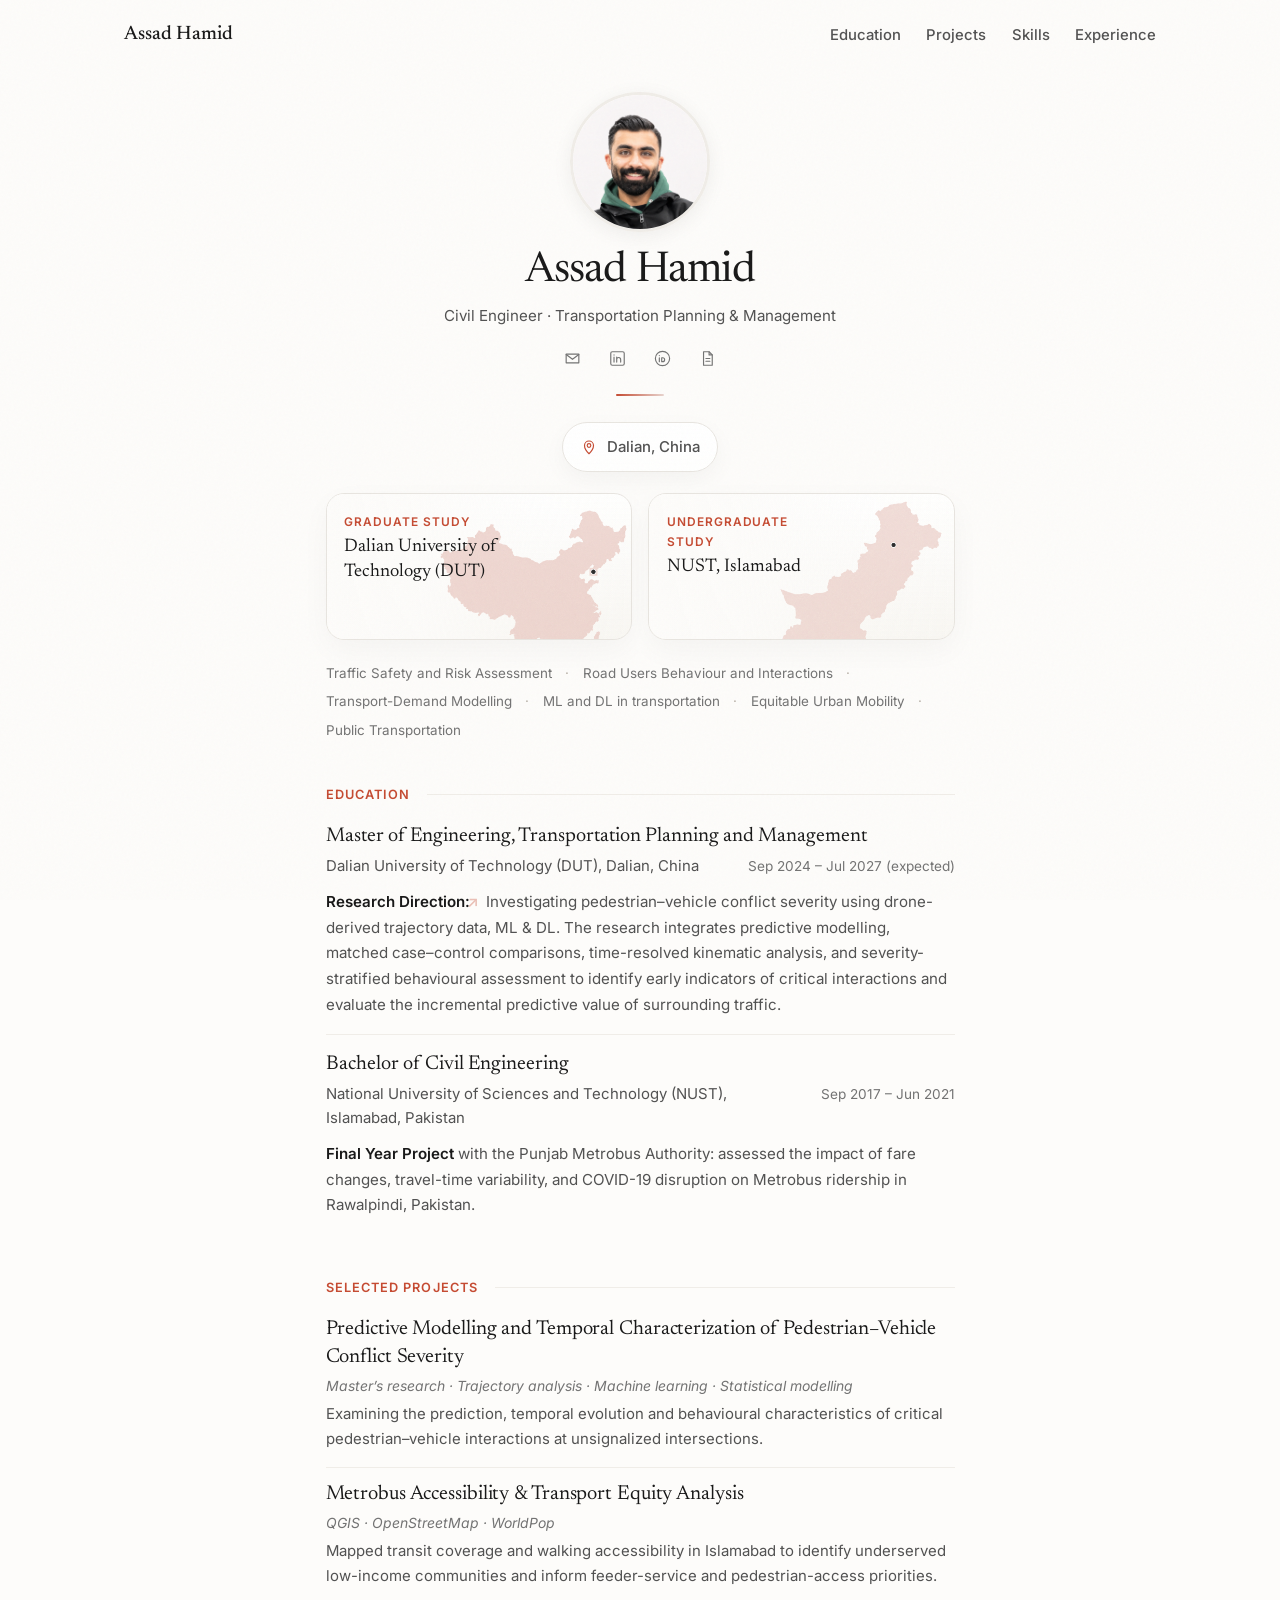
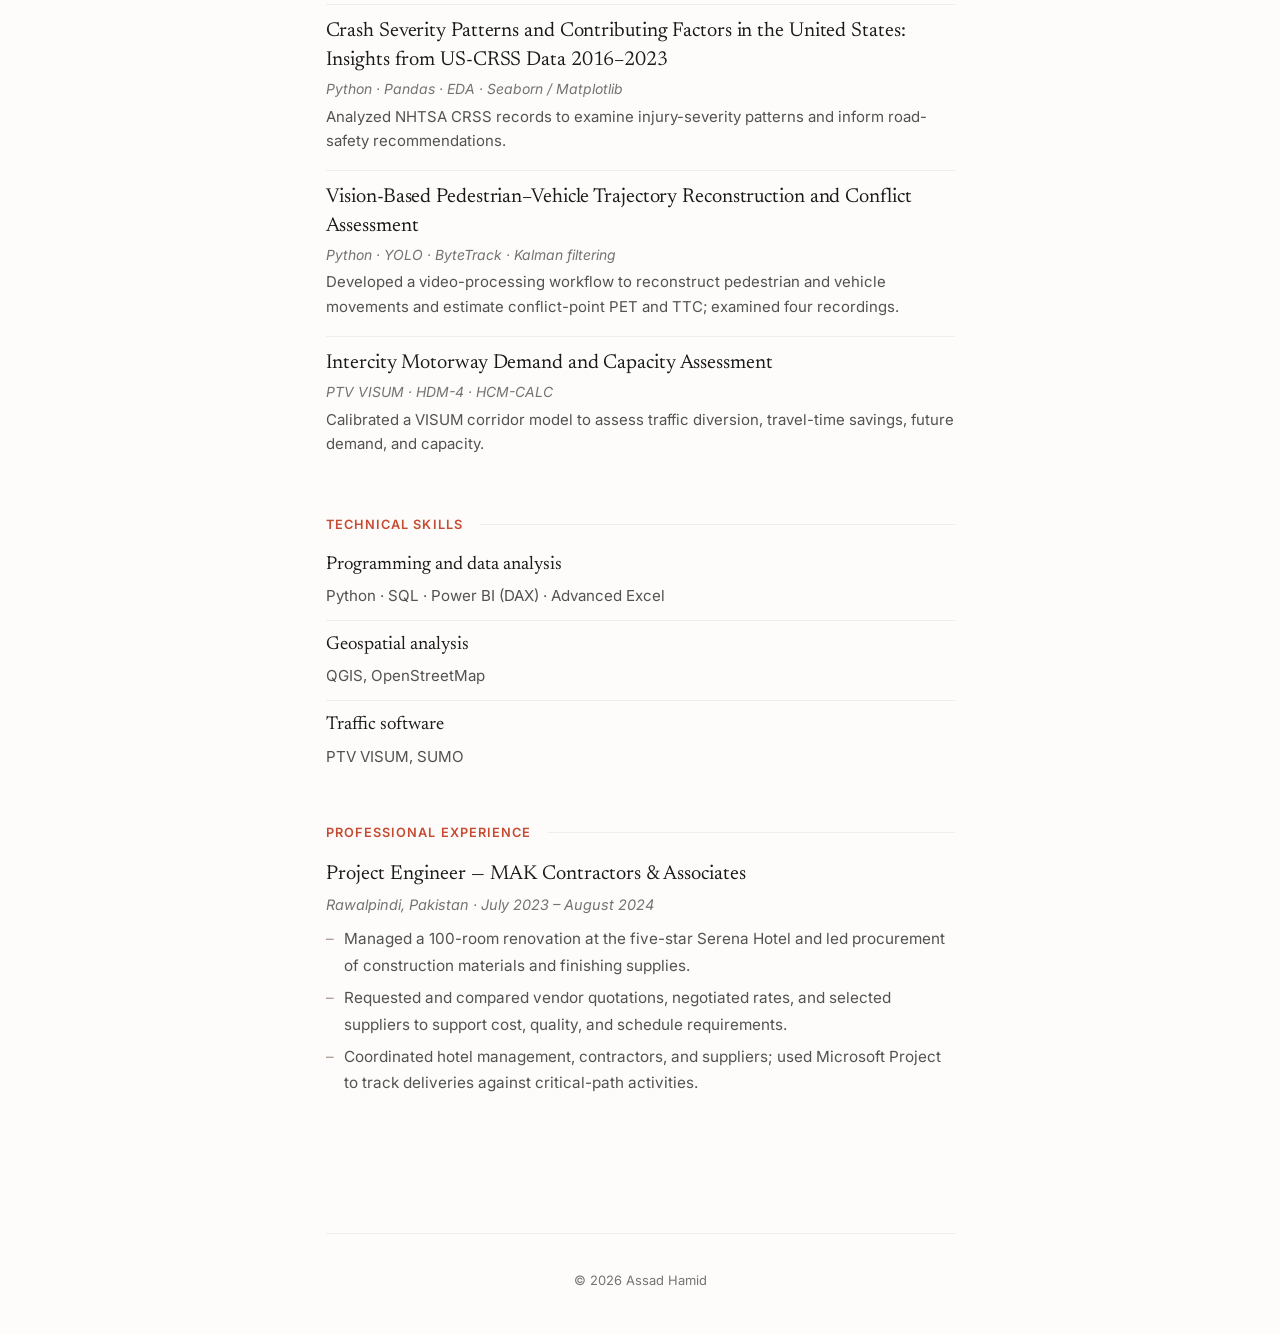
<file: index.html>
<!doctype html>
<html lang="en"><head><meta charset="utf-8"><meta name="viewport" content="width=device-width,initial-scale=1"><title>Assad Hamid | Transportation Planning &amp; Management</title><meta name="description" content="Assad Hamid — civil engineer and transportation planning researcher at Dalian University of Technology. Pedestrian safety, transport equity, and infrastructure."><meta name="theme-color" content="#fdfcfa"><meta property="og:title" content="Assad Hamid | Transportation Planning &amp; Management"><meta property="og:type" content="website"><link rel="icon" type="image/svg+xml" href="assets/favicon.svg"><link rel="preconnect" href="https://fonts.googleapis.com"><link rel="preconnect" href="https://fonts.gstatic.com" crossorigin><link rel="stylesheet" href="assets/editorial.css?v=14"></head>
<body><a class="skip-link" href="#content">Skip to content</a><header class="site-header"><div class="site-header__inner"><a class="site-brand" href="./">Assad Hamid</a><nav class="site-nav" aria-label="Main navigation"><a href="#education">Education</a><a href="./portfolio/">Projects</a><a href="#skills">Skills</a><a href="#experience">Experience</a></nav></div></header><main id="content" class="site-main"><section class="profile-section"><img alt="Assad Hamid" class="profile-pic" fetchpriority="high" height="140" src="assets/profile-20261018.png" width="140"/><h1 class="profile-name">Assad Hamid</h1><p class="profile-role">Civil Engineer · Transportation Planning &amp; Management</p><div aria-label="Contact and professional profiles" class="social-links"><a aria-label="Email Assad Hamid" class="social-link" href="mailto:assadhamid98@gmail.com" title="Email"><svg aria-hidden="true" fill="none" height="20" stroke="currentColor" stroke-linecap="round" stroke-linejoin="round" stroke-width="1.45" viewbox="0 0 24 24" width="20" xmlns="http://www.w3.org/2000/svg"><path d="M4 6.5h16v11H4z"></path><path d="m4 7 8 6 8-6"></path></svg></a><a aria-label="LinkedIn" class="social-link" href="https://www.linkedin.com/in/assad-hamid/" rel="noopener noreferrer" target="_blank" title="LinkedIn"><svg aria-hidden="true" fill="none" height="20" stroke="currentColor" stroke-linecap="round" stroke-linejoin="round" stroke-width="1.45" viewbox="0 0 24 24" width="20" xmlns="http://www.w3.org/2000/svg"><rect height="17" rx="2" width="17" x="3.5" y="3.5"></rect><path d="M7.6 10.3v6.2m0-9v.15M11 16.5v-6.2m0 2.5c.2-1.3 1.1-2.1 2.5-2.1 1.7 0 2.5 1 2.5 2.8v3"></path></svg></a><a aria-label="ORCID" class="social-link" href="https://orcid.org/0009-0007-1232-3308" rel="noopener noreferrer" target="_blank" title="ORCID"><svg aria-hidden="true" fill="none" height="20" stroke="currentColor" stroke-linecap="round" stroke-linejoin="round" stroke-width="1.45" viewbox="0 0 24 24" width="20" xmlns="http://www.w3.org/2000/svg"><circle cx="12" cy="12" r="9"></circle><circle cx="8" cy="8.3" fill="currentColor" r=".7" stroke="none"></circle><path d="M8 11v5m3-5v5m0-5h1.2a2.5 2.5 0 0 1 0 5H11"></path></svg></a><a aria-label="Download CV (PDF)" class="social-link" download="" href="assets/Assad_Hamid_CV.pdf" title="Download CV (PDF)"><svg aria-hidden="true" fill="none" height="20" stroke="currentColor" stroke-linecap="round" stroke-linejoin="round" stroke-width="1.45" viewbox="0 0 24 24" width="20" xmlns="http://www.w3.org/2000/svg"><path d="M7 3.5h7l4 4v13H7z"></path><path d="M14 3.5v4h4M10 12h5M10 15.5h5"></path></svg></a></div></section><div aria-hidden="true" class="intro-divider"></div><section aria-label="About" class="bio-section"><div class="location-feature"><a class="location-pill" href="https://www.google.com/maps/search/?api=1&amp;query=Dalian%2C%20China" rel="noopener noreferrer" target="_blank" aria-label="Open Dalian, China in Google Maps"><svg aria-hidden="true" fill="none" height="18" stroke="currentColor" stroke-linecap="round" stroke-linejoin="round" stroke-width="1.55" viewbox="0 0 24 24" width="18" xmlns="http://www.w3.org/2000/svg"><path d="M12 21s6-5.7 6-11a6 6 0 1 0-12 0c0 5.3 6 11 6 11Z"></path><circle cx="12" cy="10" r="2.4"></circle></svg><span>Dalian, China</span></a></div><div class="institution-showcase" aria-label="University highlights"><details class="fact-card fact-card--china"><summary><span class="fact-card__eyebrow">Graduate study</span><span class="fact-card__title">Dalian University of Technology (DUT)</span></summary><div class="fact-card__panel"><ul class="fact-card__stats"><li><span>China ranking</span><strong>#28 in China</strong><small><a href="https://www.shanghairanking.com/universities/dalian-university-of-technology" target="_blank" rel="noopener noreferrer" title="ShanghaiRanking: DUT">ShanghaiRanking</a> · BCUR 2026</small></li><li><span>Asia ranking</span><strong>#53 in Asia</strong><small><a href="https://cwur.org/2026/dalian-university-of-technology.php" target="_blank" rel="noopener noreferrer" title="CWUR 2026: DUT">CWUR</a> · Regional Ranking 2026</small></li><li><span>World ranking</span><strong>#151–200 worldwide</strong><small><a href="https://www.shanghairanking.com/universities/dalian-university-of-technology" target="_blank" rel="noopener noreferrer" title="ShanghaiRanking ARWU: DUT">ShanghaiRanking</a> · ARWU 2026</small></li></ul><div class="fact-card__links"><a href="https://www.google.com/maps/search/?api=1&amp;query=Dalian%20University%20of%20Technology" rel="noopener noreferrer" target="_blank">Open map</a><a href="https://www.dlut.edu.cn" rel="noopener noreferrer" target="_blank">Official site</a></div></div></details><details class="fact-card fact-card--pakistan"><summary><span class="fact-card__eyebrow">Undergraduate study</span><span class="fact-card__title">NUST, Islamabad</span></summary><div class="fact-card__panel"><ul class="fact-card__stats"><li><span>Asia ranking</span><strong>#68 in Asia</strong><small><a href="https://qa.nust.edu.pk/ranking/qs-asian-university-ranking/" target="_blank" rel="noopener noreferrer" title="NUST QS Asia Rankings 2026">QS</a> Asia Rankings 2026</small></li><li><span>Pakistan ranking</span><strong>#1 in Pakistan</strong><small><a href="https://qa.nust.edu.pk/ranking/qs-asian-university-ranking/" target="_blank" rel="noopener noreferrer" title="NUST QS Asia 2026">QS</a> Asia 2026 / <a href="https://qa.nust.edu.pk/in-the-spotlight/in-extension-to-nusts-tenacious-undertakings/" target="_blank" rel="noopener noreferrer" title="NUST QS Subject Rankings 2026">QS</a> Subject 2026</small></li><li><span>Civil engineering</span><strong>Top 200 globally</strong><small><a href="https://qa.nust.edu.pk/in-the-spotlight/in-extension-to-nusts-tenacious-undertakings/" target="_blank" rel="noopener noreferrer" title="NUST QS Subject Rankings 2026">QS</a> Subject 2026</small></li></ul><div class="fact-card__links"><a href="https://www.google.com/maps/search/?api=1&amp;query=National%20University%20of%20Sciences%20and%20Technology%20Islamabad" rel="noopener noreferrer" target="_blank">Open map</a><a href="https://nust.edu.pk" rel="noopener noreferrer" target="_blank">Official site</a></div></div></details></div><ul aria-label="Research interests" class="interest-list"><li>Traffic Safety and Risk Assessment</li><li>Road Users Behaviour and Interactions</li><li>Transport-Demand Modelling</li><li>ML and DL in transportation</li><li>Equitable Urban Mobility</li><li>Public Transportation</li></ul></section><section class="content-section" id="education"><div class="section-header"><h2 class="section-title">EDUCATION</h2><span aria-hidden="true" class="section-line"></span></div><ul class="education-list">
<li><strong>Master of Engineering, Transportation Planning and Management</strong><div class="education-row"><span><a class="education-link" href="https://www.dlut.edu.cn/" rel="noopener noreferrer" target="_blank" title="Visit the official Dalian University of Technology website">Dalian University of Technology (DUT)</a>, Dalian, China</span><span class="meta education-date">Sep 2024 – Jul 2027 (expected)</span></div><p><strong><a class="research-direction-link" href="./portfolio/masters-research/" title="Explore the Master’s research brief" aria-label="Research Direction — open the Master’s research brief">Research Direction:<span class="research-direction-arrow" aria-hidden="true"> ↗</span></a></strong> Investigating pedestrian–vehicle conflict severity using drone-derived trajectory data, ML &amp; DL. The research integrates predictive modelling, matched case–control comparisons, time-resolved kinematic analysis, and severity-stratified behavioural assessment to identify early indicators of critical interactions and evaluate the incremental predictive value of surrounding traffic.</p></li>
<li><strong>Bachelor of Civil Engineering</strong><div class="education-row"><span><a class="education-link" href="https://nust.edu.pk/" rel="noopener noreferrer" target="_blank" title="Visit the official National University of Sciences and Technology website">National University of Sciences and Technology (NUST)</a>, Islamabad, Pakistan</span><span class="meta education-date">Sep 2017 – Jun 2021</span></div><p><strong>Final Year Project</strong> with the Punjab Metrobus Authority: assessed the impact of fare changes, travel-time variability, and COVID-19 disruption on Metrobus ridership in Rawalpindi, Pakistan.</p></li>
</ul></section><section class="content-section" id="projects"><div class="section-header"><h2 class="section-title">SELECTED PROJECTS</h2><span aria-hidden="true" class="section-line"></span></div><section class="project-entry project-compact"><h3><a href="./portfolio/masters-research/">Predictive Modelling and Temporal Characterization of Pedestrian–Vehicle Conflict Severity <span aria-hidden="true" class="entry-arrow">↗</span></a></h3><p class="meta">Master’s research · Trajectory analysis · Machine learning · Statistical modelling</p><ul><li>Examining the prediction, temporal evolution and behavioural characteristics of critical pedestrian–vehicle interactions at unsignalized intersections.</li></ul></section><section class="project-entry project-compact">
<h3><a href="./portfolio/metrobus-accessibility/">Metrobus Accessibility &amp; Transport Equity Analysis<span aria-hidden="true" class="entry-arrow">↗</span></a></h3>
<p class="meta">QGIS · OpenStreetMap · WorldPop</p>
<ul><li>Mapped transit coverage and walking accessibility in Islamabad to identify underserved low-income communities and inform feeder-service and pedestrian-access priorities.</li></ul>
</section><section class="project-entry project-compact">
<h3><a href="./portfolio/crash-severity/">Crash Severity Patterns and Contributing Factors in the United States: Insights from US-CRSS Data 2016–2023<span aria-hidden="true" class="entry-arrow">↗</span></a></h3>
<p class="meta">Python · Pandas · EDA · Seaborn / Matplotlib</p>
<ul><li>Analyzed NHTSA CRSS records to examine injury-severity patterns and inform road-safety recommendations.</li></ul>
</section><section class="project-entry project-compact">
<h3><a href="./portfolio/pedestrian-vehicle-conflict/">Vision-Based Pedestrian–Vehicle Trajectory Reconstruction and Conflict Assessment<span aria-hidden="true" class="entry-arrow">↗</span></a></h3>
<p class="meta">Python · YOLO · ByteTrack · Kalman filtering</p>
<ul><li>Developed a video-processing workflow to reconstruct pedestrian and vehicle movements and estimate conflict-point PET and TTC; examined four recordings.</li></ul>
</section><section class="project-entry project-compact">
<h3><a href="./portfolio/m7-motorway/">Intercity Motorway Demand and Capacity Assessment<span aria-hidden="true" class="entry-arrow">↗</span></a></h3>
<p class="meta">PTV VISUM · HDM-4 · HCM-CALC</p>
<ul><li>Calibrated a VISUM corridor model to assess traffic diversion, travel-time savings, future demand, and capacity.</li></ul>
</section></section><section class="content-section" id="skills"><div class="section-header"><h2 class="section-title">TECHNICAL SKILLS</h2><span aria-hidden="true" class="section-line"></span></div><ul class="skills-list">
<li>Programming and data analysis<ul>
<li>Python · SQL · Power BI (DAX) · Advanced Excel</li>
</ul>
</li>
<li>Geospatial analysis<ul>
<li>QGIS, OpenStreetMap</li>
</ul>
</li>
<li>Traffic software<ul>
<li>PTV VISUM, SUMO</li>
</ul>
</li>
</ul></section><section class="content-section" id="experience"><div class="section-header"><h2 class="section-title">PROFESSIONAL EXPERIENCE</h2><span aria-hidden="true" class="section-line"></span></div><h3 class="experience-title">Project Engineer — MAK Contractors &amp; Associates</h3><p class="experience-meta">Rawalpindi, Pakistan · July 2023 – August 2024</p><ul class="experience-list">
<li>Managed a 100-room renovation at the five-star Serena Hotel and led procurement of construction materials and finishing supplies.</li>
<li>Requested and compared vendor quotations, negotiated rates, and selected suppliers to support cost, quality, and schedule requirements.</li>
<li>Coordinated hotel management, contractors, and suppliers; used Microsoft Project to track deliveries against critical-path activities.</li>
</ul></section></main><footer class="site-footer"><div class="site-footer__inner"><p class="footer-copy">© 2026 Assad Hamid</p></div></footer><script defer src="assets/editorial.js"></script></body></html>
</file>
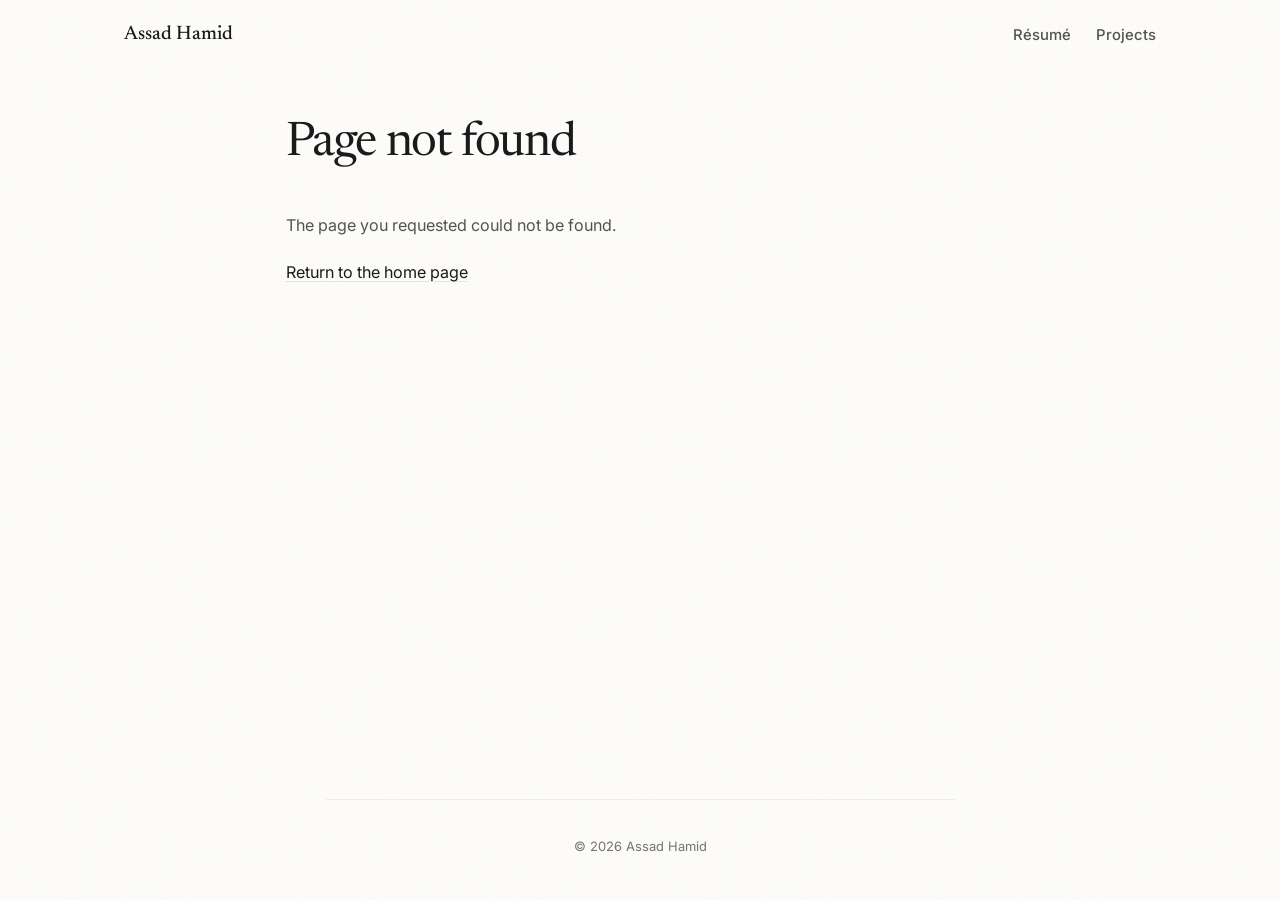
<file: 404/index.html>
<!doctype html>
<html lang="en"><head><meta charset="utf-8"><meta name="viewport" content="width=device-width,initial-scale=1"><title>Page not found - Assad Hamid</title><meta name="description" content="Assad Hamid — civil engineer and transportation planning researcher at Dalian University of Technology. Pedestrian safety, transport equity, and infrastructure."><meta name="theme-color" content="#fdfcfa"><meta property="og:title" content="Page not found - Assad Hamid"><meta property="og:type" content="website"><link rel="icon" type="image/svg+xml" href="../assets/favicon.svg"><link rel="preconnect" href="https://fonts.googleapis.com"><link rel="preconnect" href="https://fonts.gstatic.com" crossorigin><link rel="stylesheet" href="../assets/editorial.css"></head>
<body><a class="skip-link" href="#content">Skip to content</a><header class="site-header"><div class="site-header__inner"><a class="site-brand" href="../index.html">Assad Hamid</a><nav class="site-nav" aria-label="Main navigation"><a href="../index.html">Résumé</a><a href="../portfolio/">Projects</a></nav></div></header><main id="content" class="site-main site-main--article"><div class="page-heading"><h1 class="page-title">Page not found</h1></div><div class="article-content">

<p>The page you requested could not be found.</p>
<p>
<a href="../">Return to the home page</a>
</p>
</div></main><footer class="site-footer"><div class="site-footer__inner"><p class="footer-copy">© 2026 Assad Hamid</p></div></footer><script defer src="../assets/editorial.js"></script></body></html>
</file>
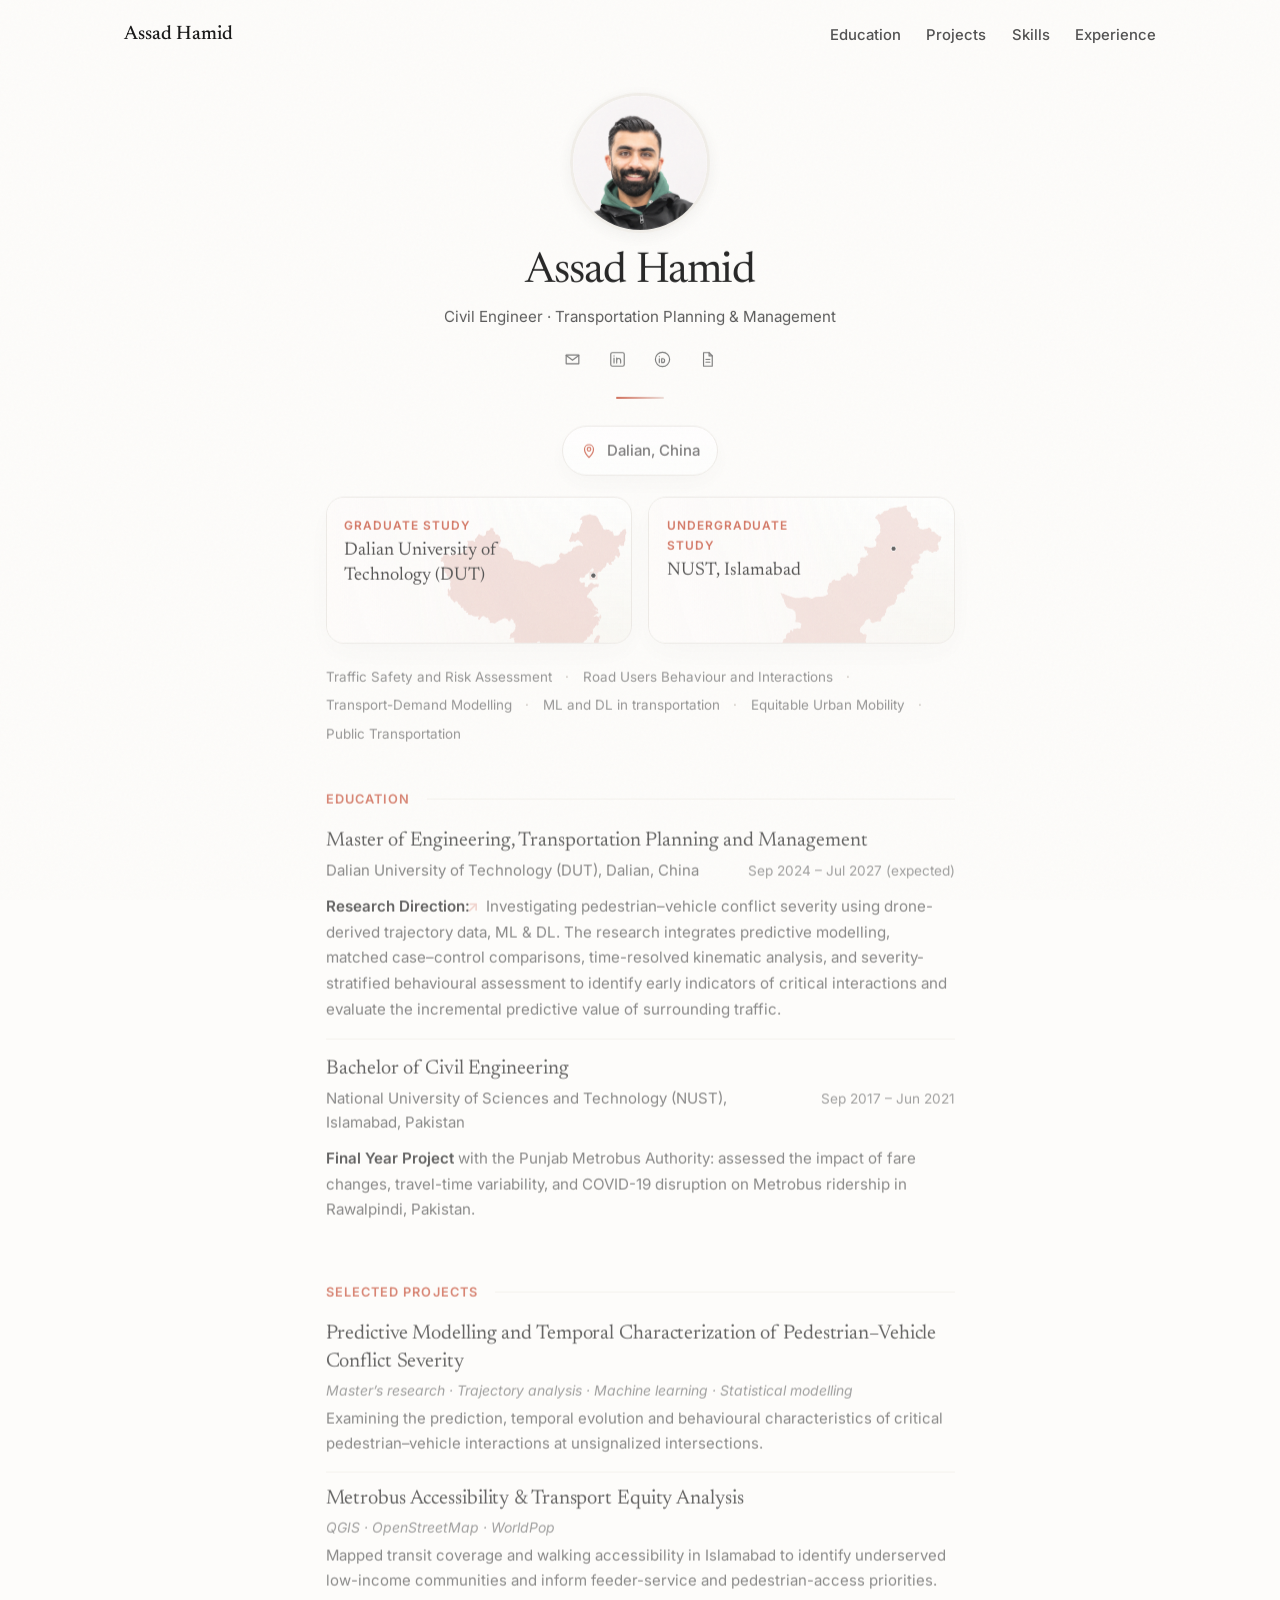
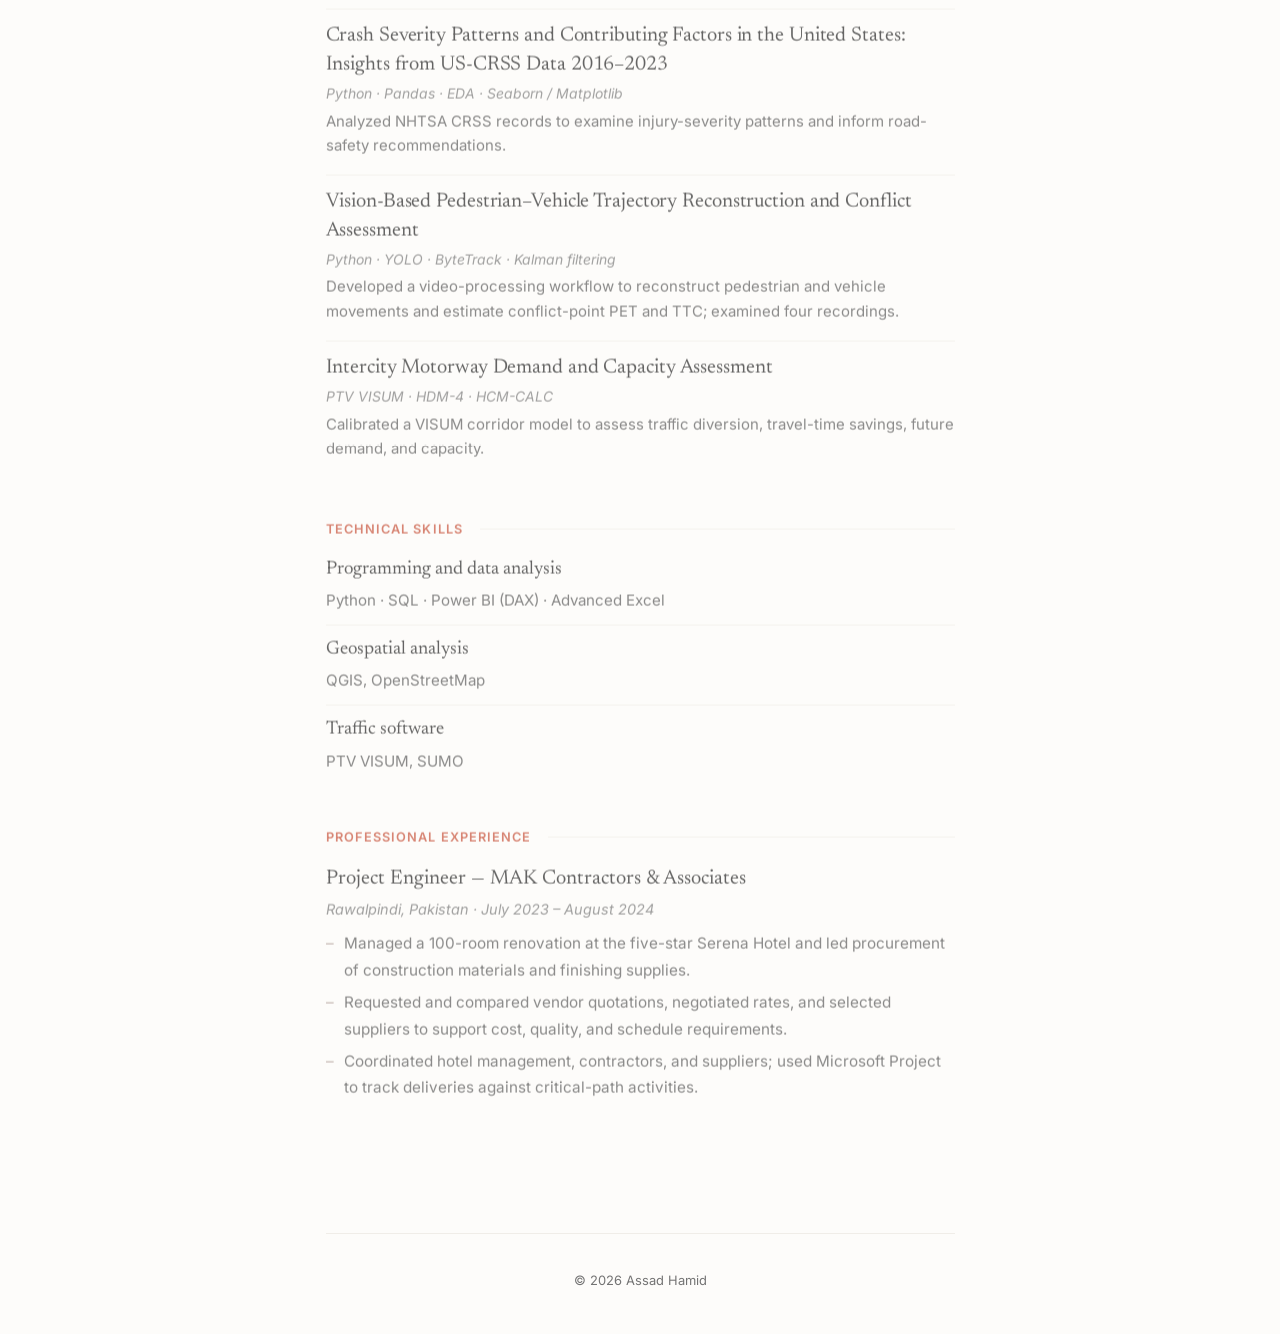
<file: cv/index.html>
<!DOCTYPE html>
<html lang="en"><head><meta charset="utf-8"/><meta content="width=device-width,initial-scale=1" name="viewport"/><meta content="noindex" name="robots"/><meta content="0;url=../" http-equiv="refresh"/><title>Resume - Assad Hamid</title></head><body><p><a href="../">Continue to my résumé</a></p></body></html>
</file>
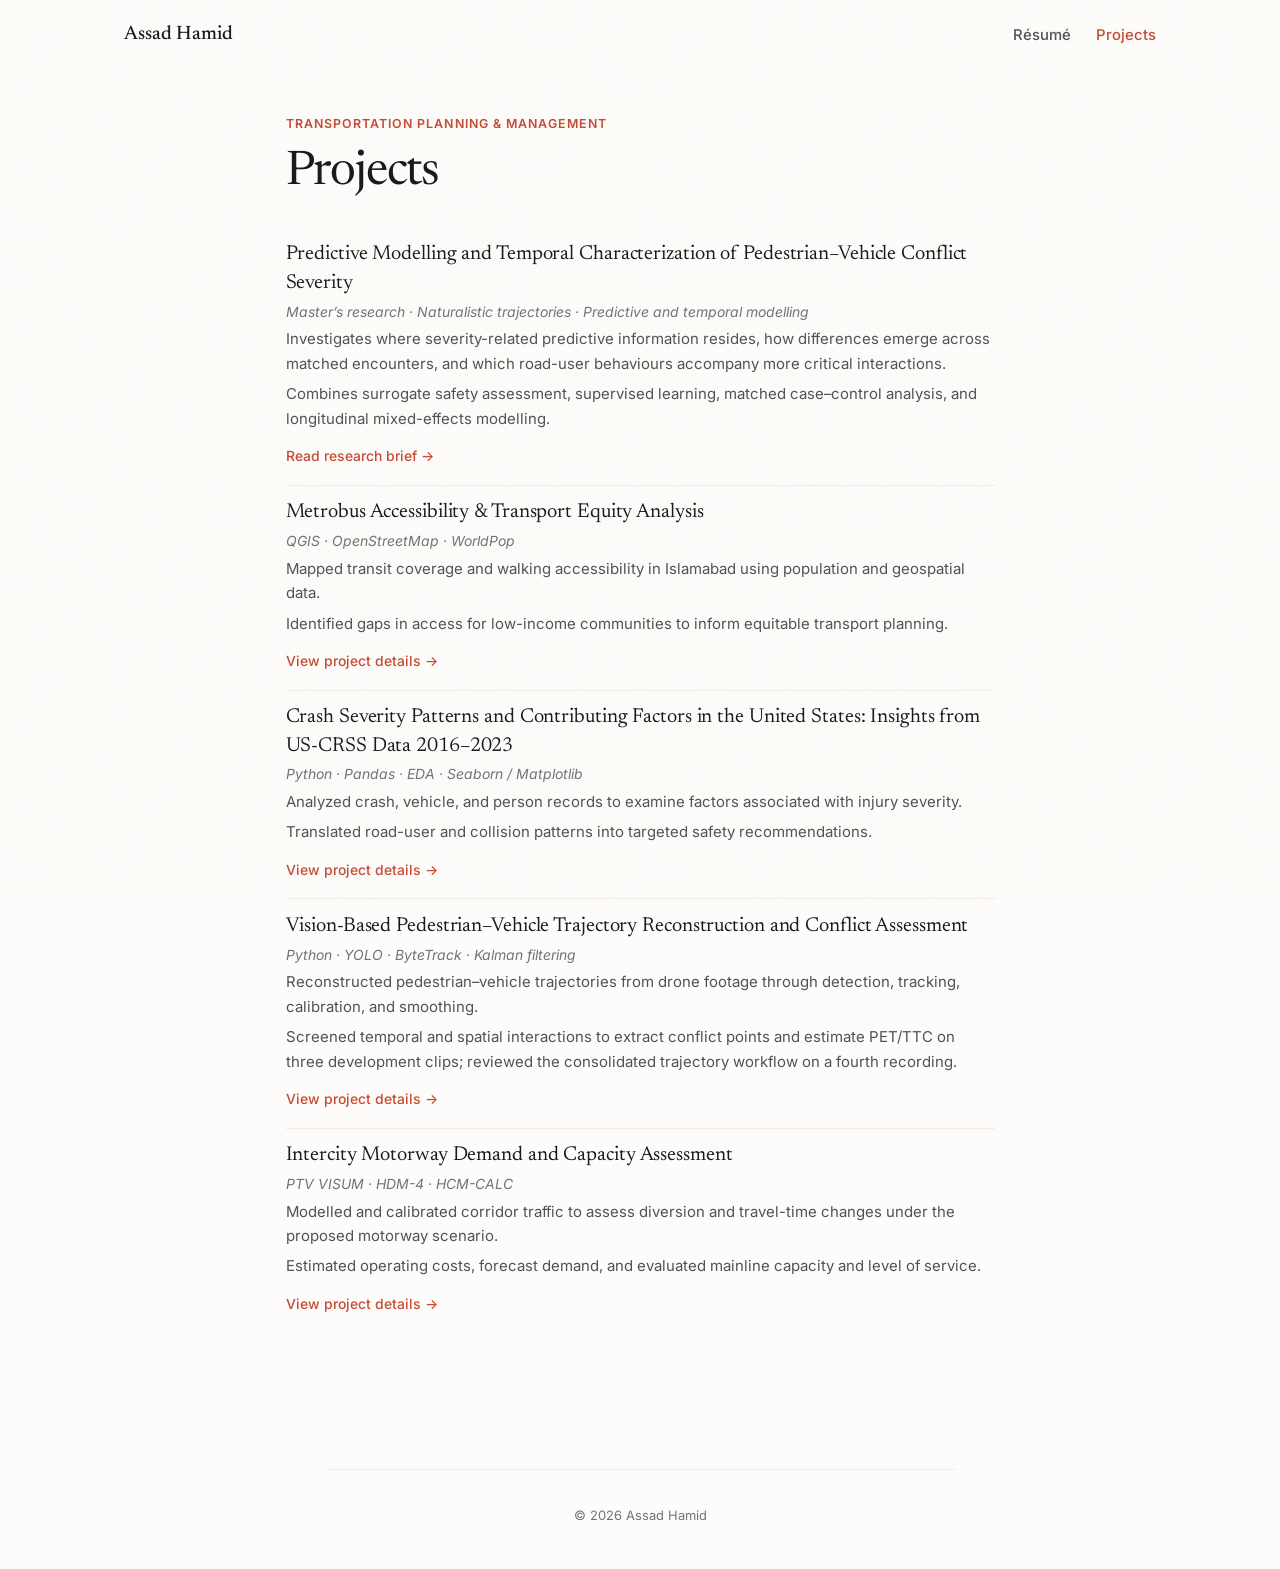
<file: portfolio/index.html>
<!doctype html>
<html lang="en"><head><meta charset="utf-8"><meta name="viewport" content="width=device-width,initial-scale=1"><title>Projects - Assad Hamid</title><meta name="description" content="Assad Hamid — civil engineer and transportation planning researcher at Dalian University of Technology. Pedestrian safety, transport equity, and infrastructure."><meta name="theme-color" content="#fdfcfa"><meta property="og:title" content="Projects - Assad Hamid"><meta property="og:type" content="website"><link rel="icon" type="image/svg+xml" href="../assets/favicon.svg"><link rel="preconnect" href="https://fonts.googleapis.com"><link rel="preconnect" href="https://fonts.gstatic.com" crossorigin><link rel="stylesheet" href="../assets/editorial.css"></head>
<body><a class="skip-link" href="#content">Skip to content</a><header class="site-header"><div class="site-header__inner"><a class="site-brand" href="../index.html">Assad Hamid</a><nav class="site-nav" aria-label="Main navigation"><a href="../index.html">Résumé</a><a href="../portfolio/" aria-current="page">Projects</a></nav></div></header><main id="content" class="site-main site-main--article"><div class="page-heading"><p class="page-kicker">Transportation Planning &amp; Management</p><h1 class="page-title">Projects</h1></div><section aria-label="Projects" class="content-section"><section class="project-entry"><h3><a href="../portfolio/masters-research/">Predictive Modelling and Temporal Characterization of Pedestrian–Vehicle Conflict Severity</a></h3><p class="meta">Master’s research · Naturalistic trajectories · Predictive and temporal modelling</p><ul><li>Investigates where severity-related predictive information resides, how differences emerge across matched encounters, and which road-user behaviours accompany more critical interactions.</li><li>Combines surrogate safety assessment, supervised learning, matched case–control analysis, and longitudinal mixed-effects modelling.</li></ul><p><a class="detail-link" href="../portfolio/masters-research/">Read research brief →</a></p></section><section class="project-entry">
<h3><a href="../portfolio/metrobus-accessibility/">Metrobus Accessibility &amp; Transport Equity Analysis</a></h3>
<p class="meta">QGIS · OpenStreetMap · WorldPop</p>
<ul>
<li>Mapped transit coverage and walking accessibility in Islamabad using population and geospatial data.</li>
<li>Identified gaps in access for low-income communities to inform equitable transport planning.</li>
</ul>
<p>
<a class="detail-link" href="../portfolio/metrobus-accessibility/">View project details →</a>
</p>
</section><section class="project-entry">
<h3><a href="../portfolio/crash-severity/">Crash Severity Patterns and Contributing Factors in the United States: Insights from US-CRSS Data 2016–2023</a></h3>
<p class="meta">Python · Pandas · EDA · Seaborn / Matplotlib</p>
<ul>
<li>Analyzed crash, vehicle, and person records to examine factors associated with injury severity.</li>
<li>Translated road-user and collision patterns into targeted safety recommendations.</li>
</ul>
<p>
<a class="detail-link" href="../portfolio/crash-severity/">View project details →</a>
</p>
</section><section class="project-entry"><h3><a href="../portfolio/pedestrian-vehicle-conflict/">Vision-Based Pedestrian–Vehicle Trajectory Reconstruction and Conflict Assessment</a></h3>
<p class="meta">Python · YOLO · ByteTrack · Kalman filtering</p>
<ul><li>Reconstructed pedestrian–vehicle trajectories from drone footage through detection, tracking, calibration, and smoothing.</li><li>Screened temporal and spatial interactions to extract conflict points and estimate PET/TTC on three development clips; reviewed the consolidated trajectory workflow on a fourth recording.</li></ul>
<p><a class="detail-link" href="../portfolio/pedestrian-vehicle-conflict/">View project details →</a></p></section><section class="project-entry">
<h3><a href="../portfolio/m7-motorway/">Intercity Motorway Demand and Capacity Assessment</a></h3>
<p class="meta">PTV VISUM · HDM-4 · HCM-CALC</p>
<ul>
<li>Modelled and calibrated corridor traffic to assess diversion and travel-time changes under the proposed motorway scenario.</li>
<li>Estimated operating costs, forecast demand, and evaluated mainline capacity and level of service.</li>
</ul>
<p>
<a class="detail-link" href="../portfolio/m7-motorway/">View project details →</a>
</p>
</section></section></main><footer class="site-footer"><div class="site-footer__inner"><p class="footer-copy">© 2026 Assad Hamid</p></div></footer><script defer src="../assets/editorial.js"></script></body></html>
</file>
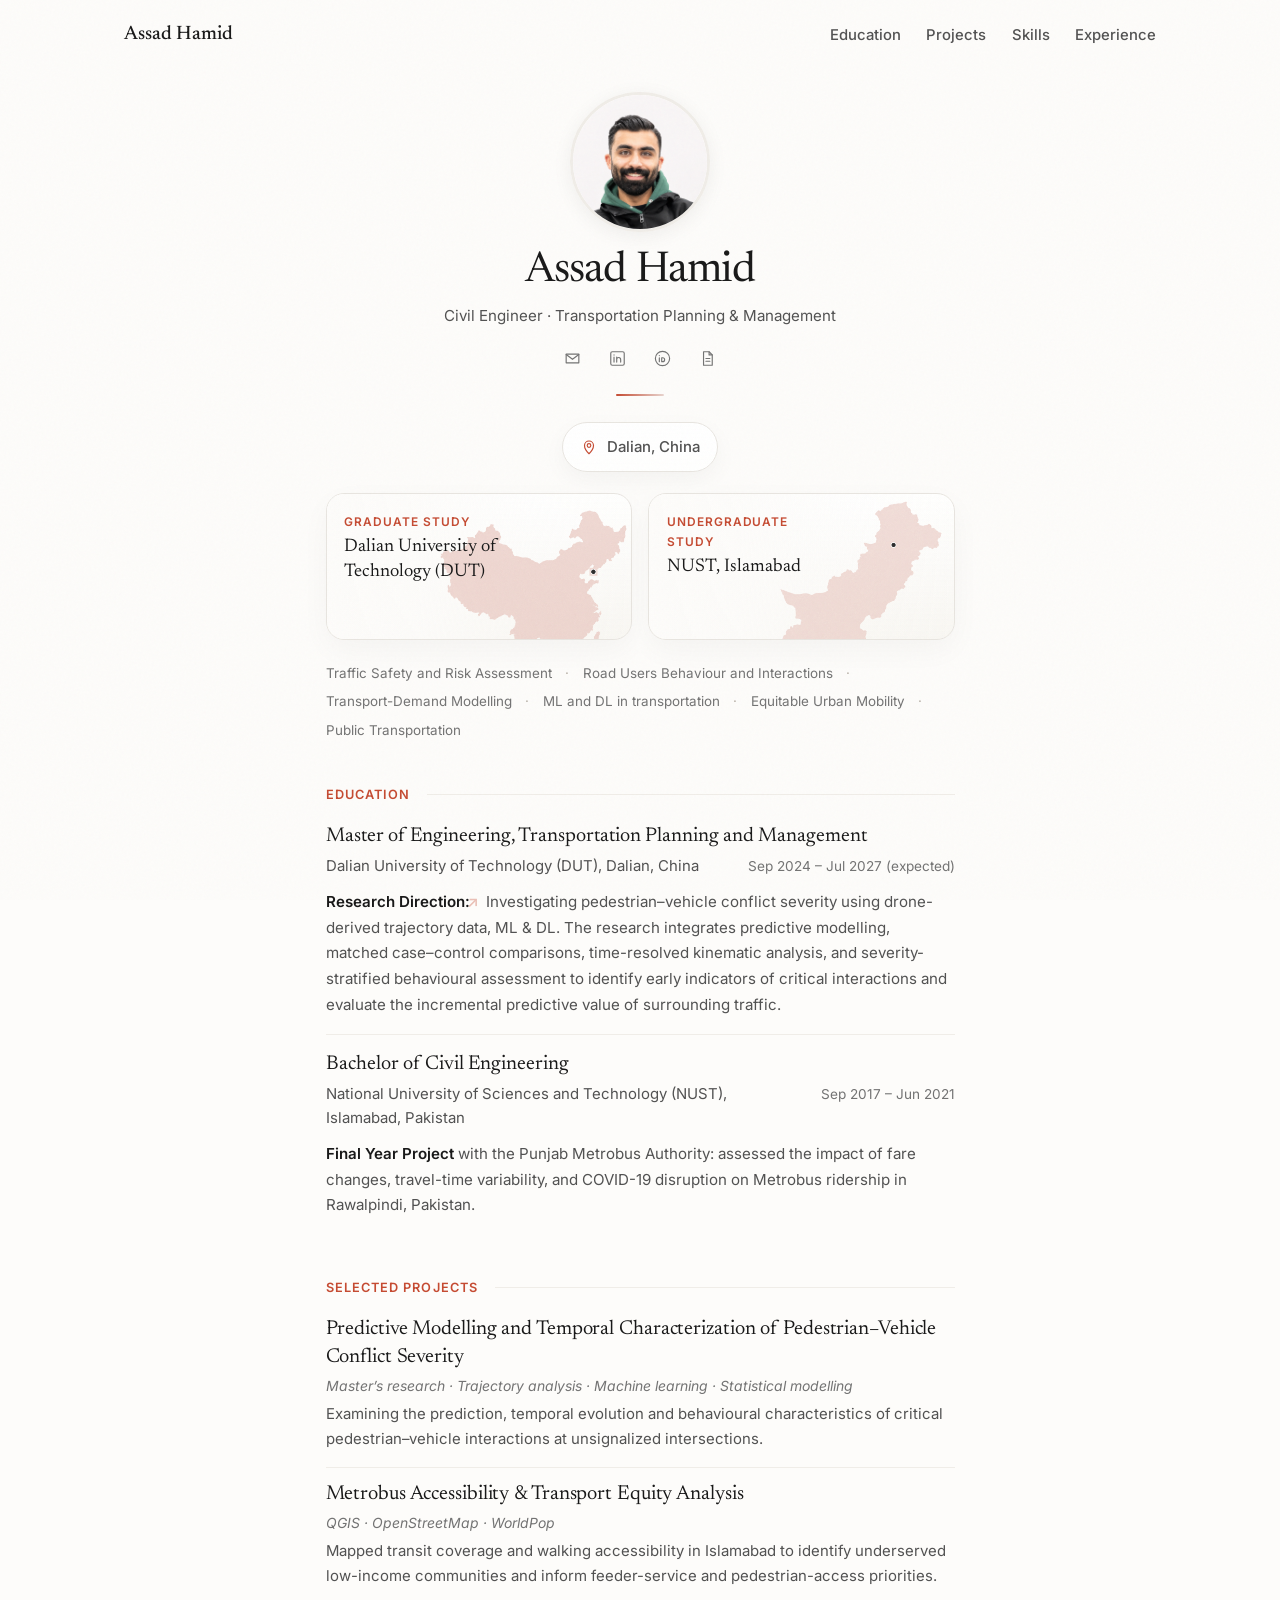
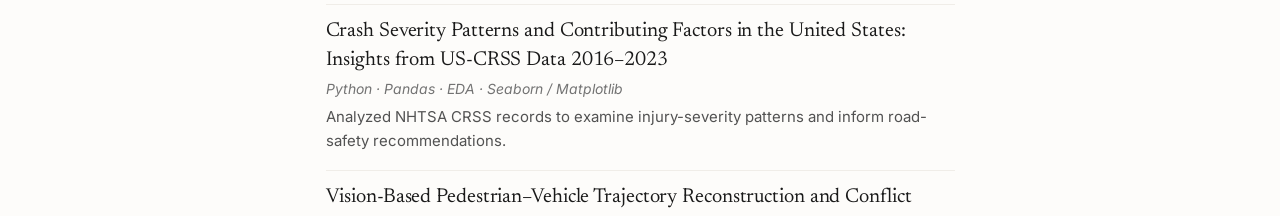
<file: publications/index.html>
<!DOCTYPE html>
<html lang="en"><head><meta charset="utf-8"/><meta content="noindex" name="robots"/><meta content="0;url=../" http-equiv="refresh"/><title>Assad Hamid</title></head><body><a href="../">Visit my academic homepage</a></body></html>
</file>
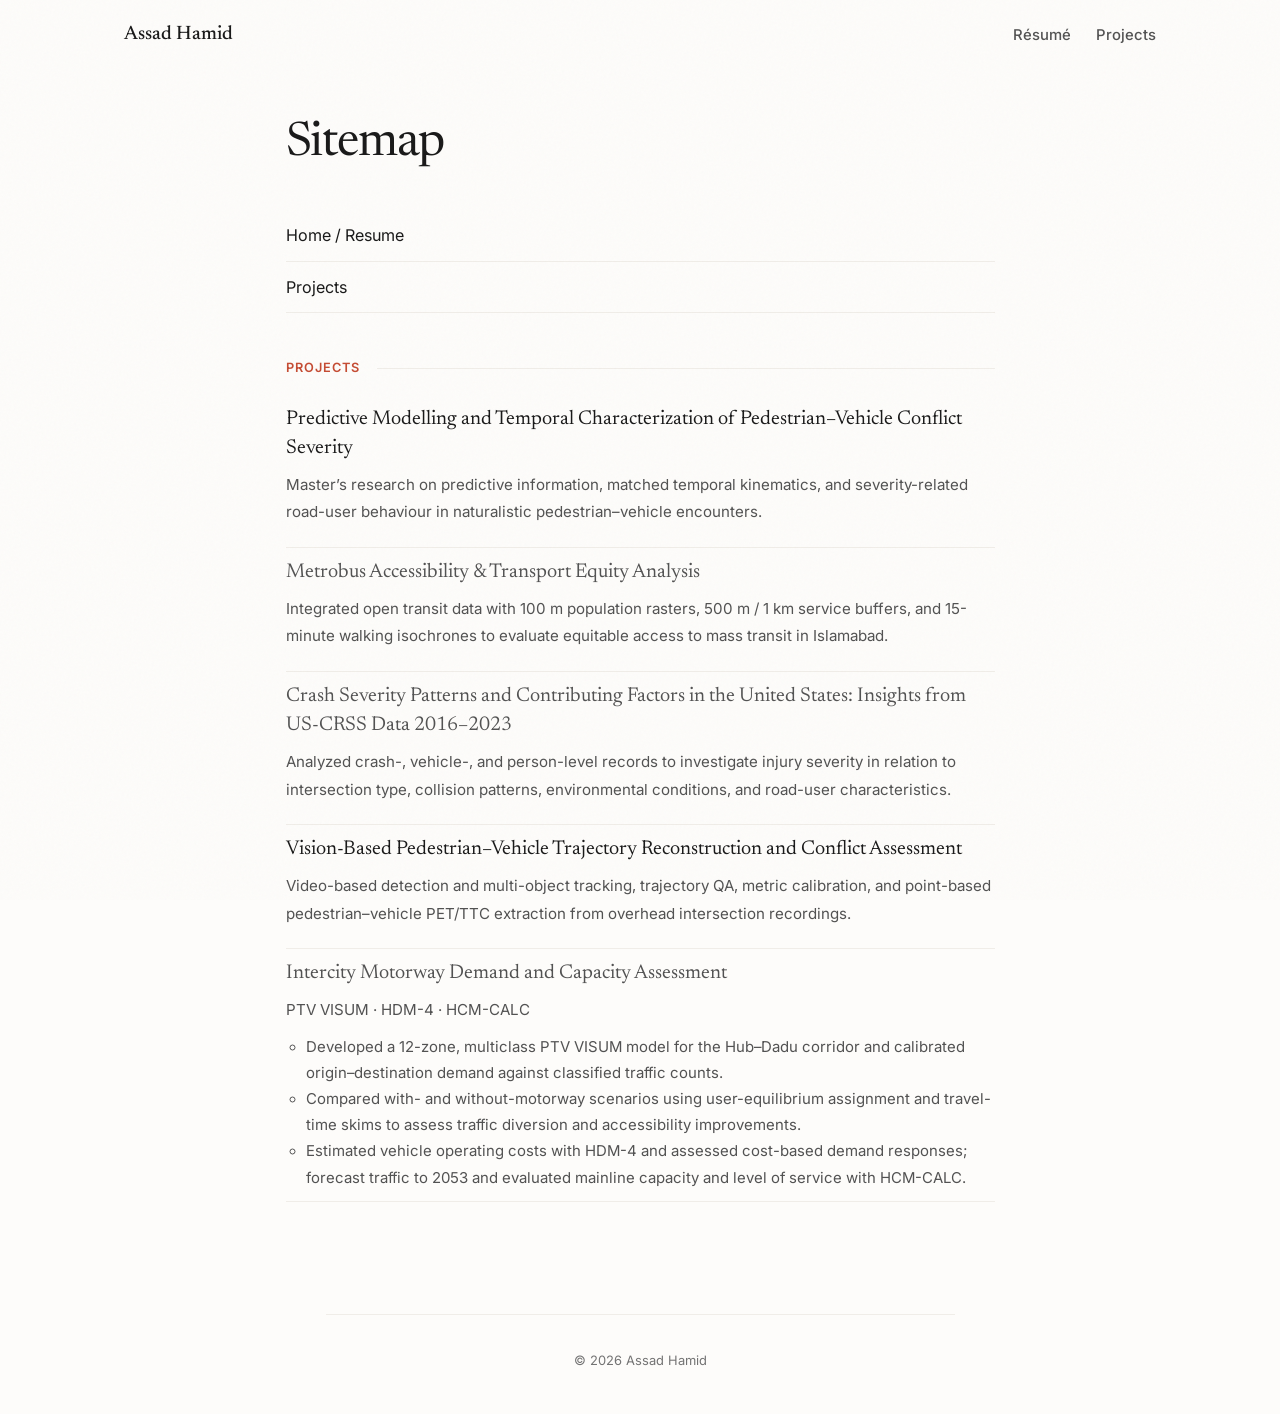
<file: sitemap/index.html>
<!doctype html>
<html lang="en"><head><meta charset="utf-8"><meta name="viewport" content="width=device-width,initial-scale=1"><title>Sitemap - Assad Hamid</title><meta name="description" content="Assad Hamid — civil engineer and transportation planning researcher at Dalian University of Technology. Pedestrian safety, transport equity, and infrastructure."><meta name="theme-color" content="#fdfcfa"><meta property="og:title" content="Sitemap - Assad Hamid"><meta property="og:type" content="website"><link rel="icon" type="image/svg+xml" href="../assets/favicon.svg"><link rel="preconnect" href="https://fonts.googleapis.com"><link rel="preconnect" href="https://fonts.gstatic.com" crossorigin><link rel="stylesheet" href="../assets/editorial.css"></head>
<body><a class="skip-link" href="#content">Skip to content</a><header class="site-header"><div class="site-header__inner"><a class="site-brand" href="../index.html">Assad Hamid</a><nav class="site-nav" aria-label="Main navigation"><a href="../index.html">Résumé</a><a href="../portfolio/">Projects</a></nav></div></header><main id="content" class="site-main site-main--article"><div class="page-heading"><h1 class="page-title">Sitemap</h1></div><div class="article-content">

<ul class="sitemap-list">
<li>
<a href="../">Home / Resume</a>
</li>
<li>
<a href="../portfolio/">Projects</a>
</li>
</ul>
<h2>Projects</h2>
<ul class="sitemap-list"><li><h3><a href="../portfolio/masters-research/">Predictive Modelling and Temporal Characterization of Pedestrian–Vehicle Conflict Severity</a></h3><p>Master’s research on predictive information, matched temporal kinematics, and severity-related road-user behaviour in naturalistic pedestrian–vehicle encounters.</p></li>
<li>
<h3>Metrobus Accessibility &amp; Transport Equity Analysis</h3>
<p>Integrated open transit data with 100 m population rasters, 500 m / 1 km service buffers, and 15-minute walking isochrones to evaluate equitable access to mass transit in Islamabad.</p>
</li>
<li>
<h3>Crash Severity Patterns and Contributing Factors in the United States: Insights from US-CRSS Data 2016–2023</h3>
<p>Analyzed crash-, vehicle-, and person-level records to investigate injury severity in relation to intersection type, collision patterns, environmental conditions, and road-user characteristics.</p>
</li>
<li><h3><a href="../portfolio/pedestrian-vehicle-conflict/">Vision-Based Pedestrian–Vehicle Trajectory Reconstruction and Conflict Assessment</a></h3><p>Video-based detection and multi-object tracking, trajectory QA, metric calibration, and point-based pedestrian–vehicle PET/TTC extraction from overhead intersection recordings.</p></li>
<li>
<h3>Intercity Motorway Demand and Capacity Assessment</h3>
<p class="meta">PTV VISUM · HDM-4 · HCM-CALC</p>
<ul>
<li>Developed a 12-zone, multiclass PTV VISUM model for the Hub–Dadu corridor and calibrated origin–destination demand against classified traffic counts.</li>
<li>Compared with- and without-motorway scenarios using user-equilibrium assignment and travel-time skims to assess traffic diversion and accessibility improvements.</li>
<li>Estimated vehicle operating costs with HDM-4 and assessed cost-based demand responses; forecast traffic to 2053 and evaluated mainline capacity and level of service with HCM-CALC.</li>
</ul>
</li>
</ul>
</div></main><footer class="site-footer"><div class="site-footer__inner"><p class="footer-copy">© 2026 Assad Hamid</p></div></footer><script defer src="../assets/editorial.js"></script></body></html>
</file>
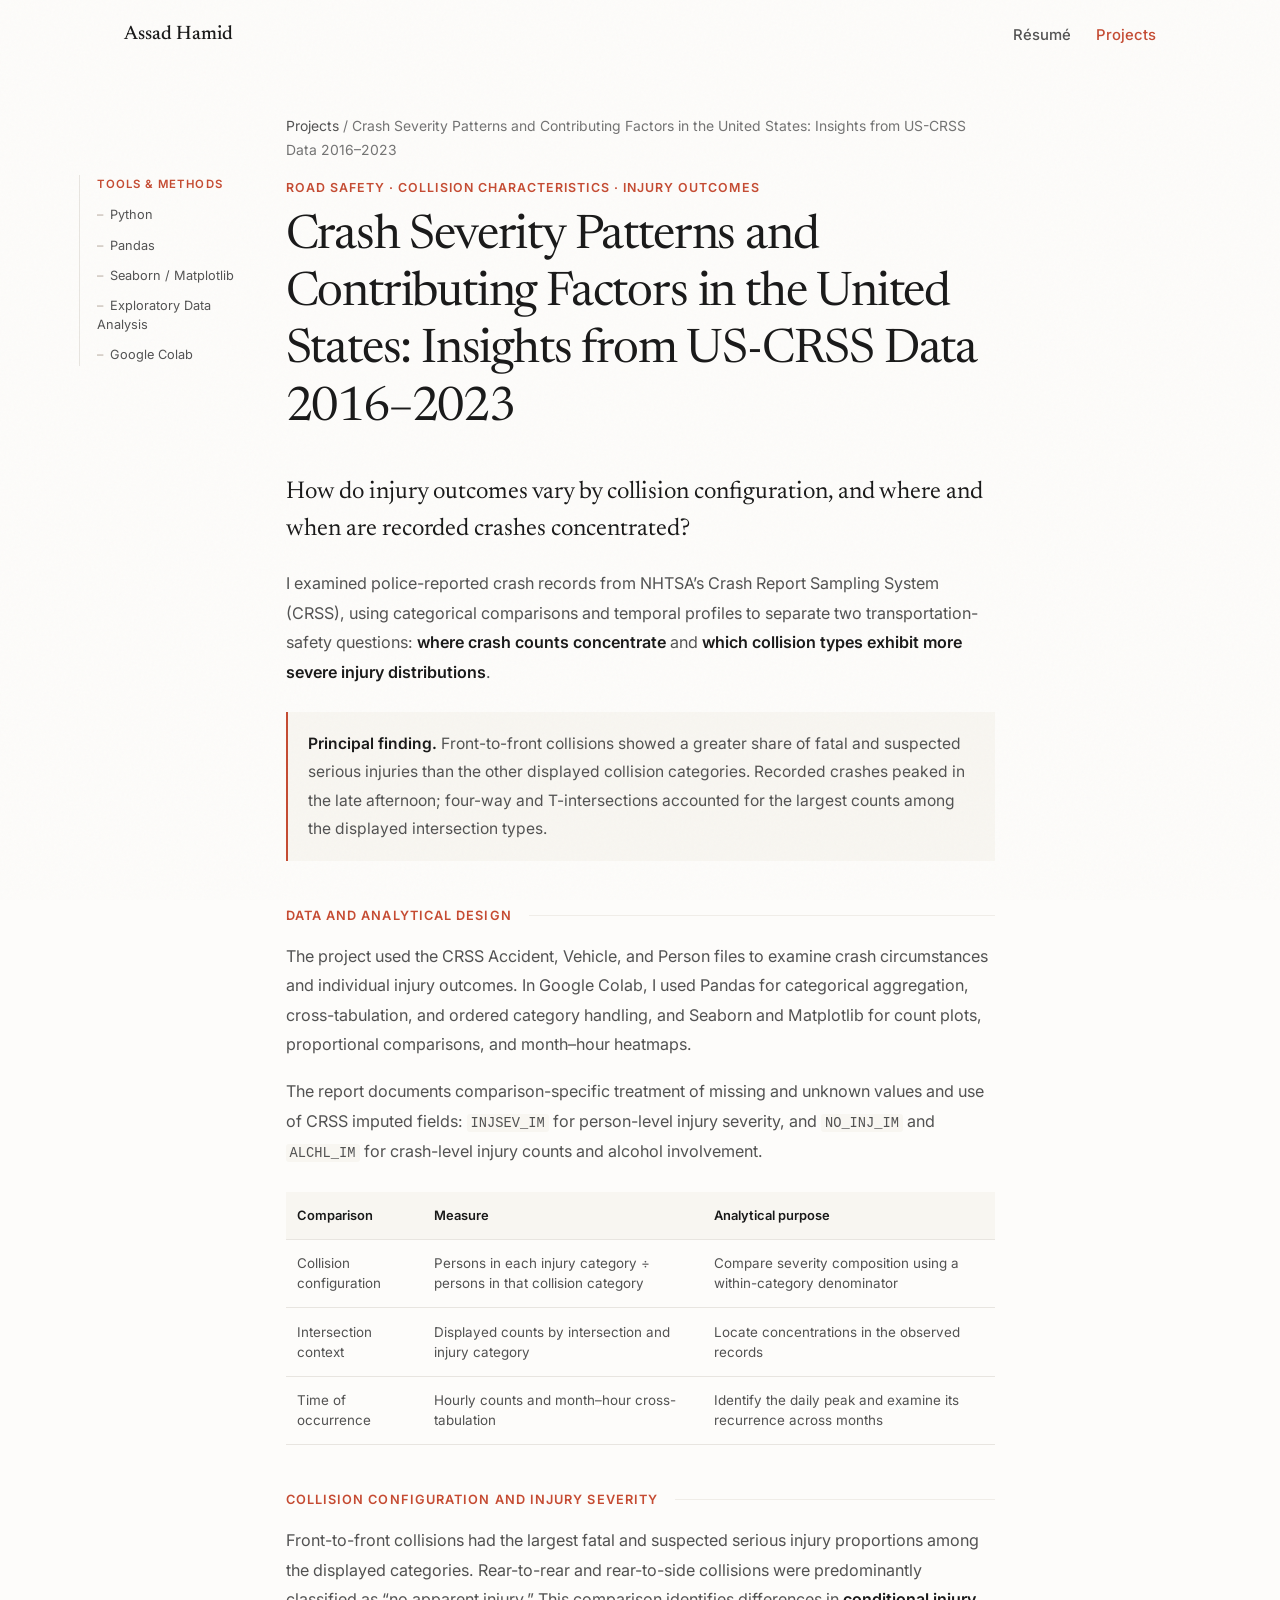
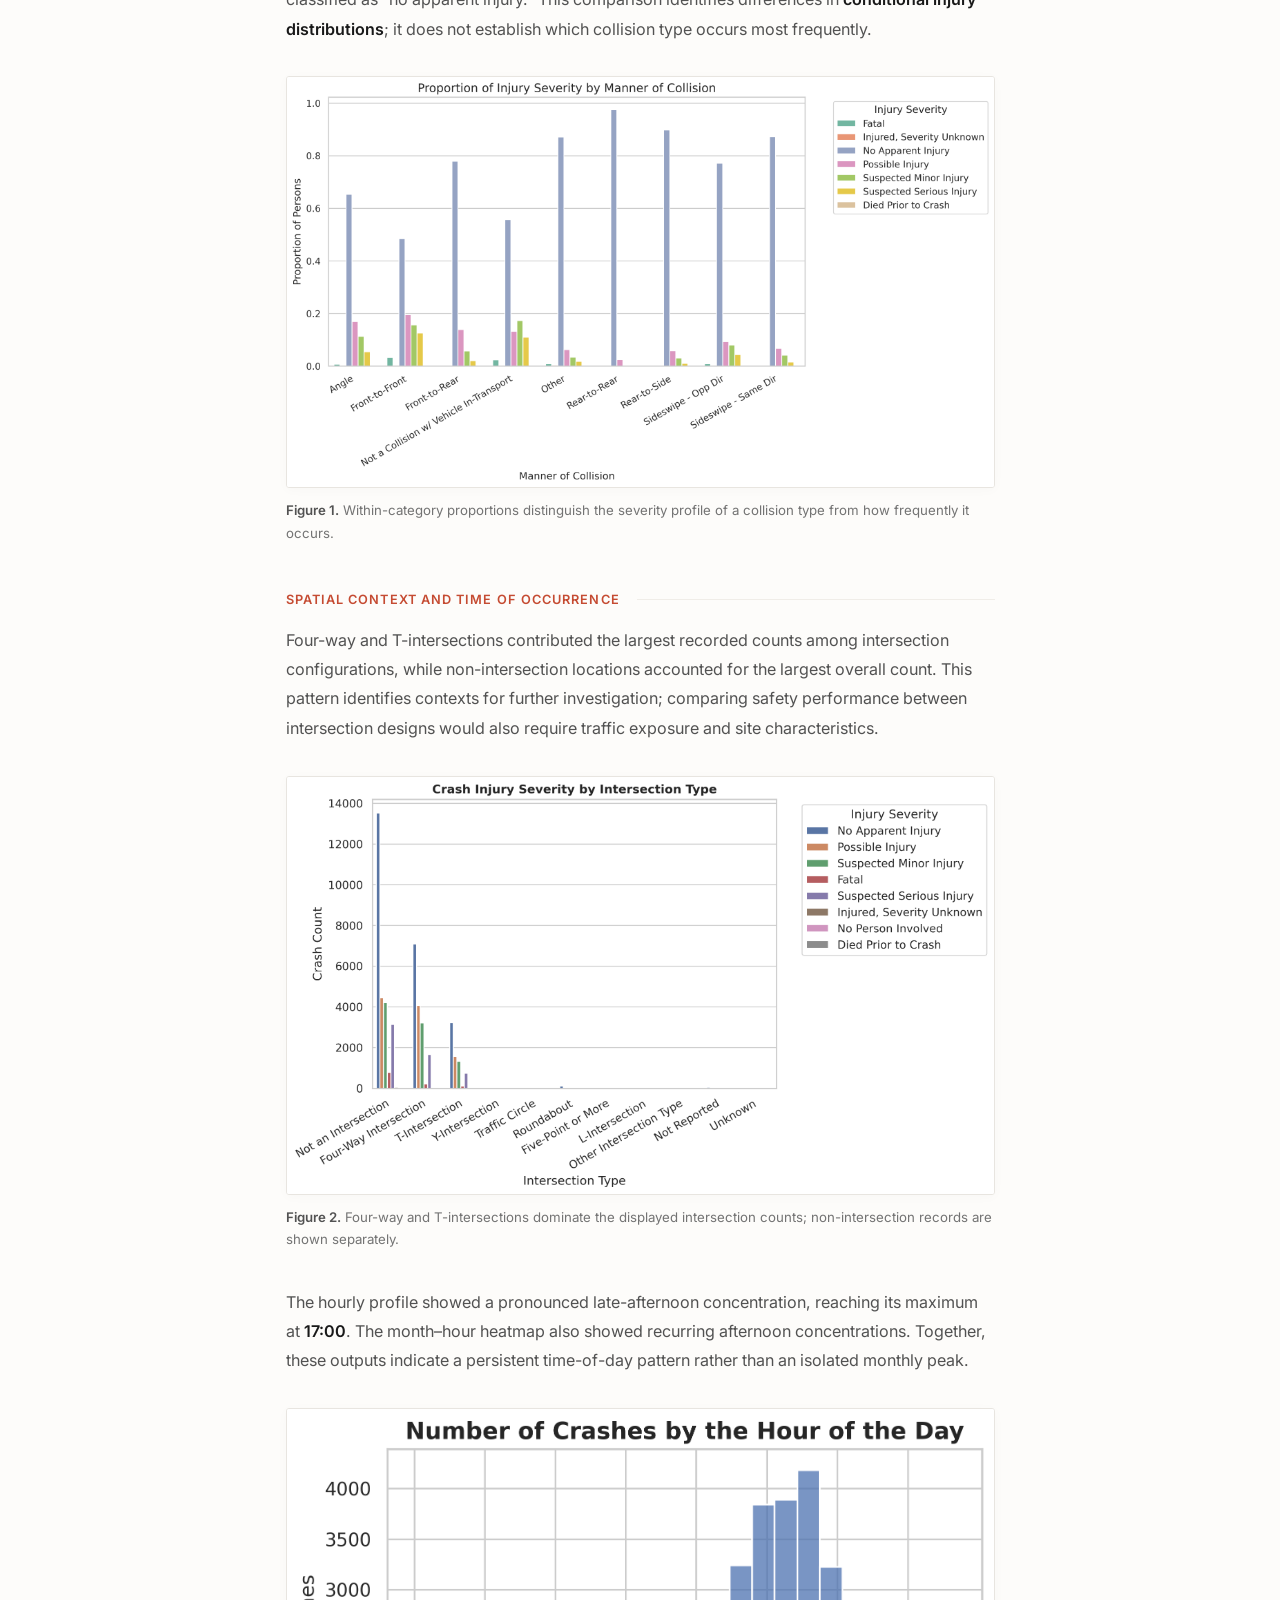
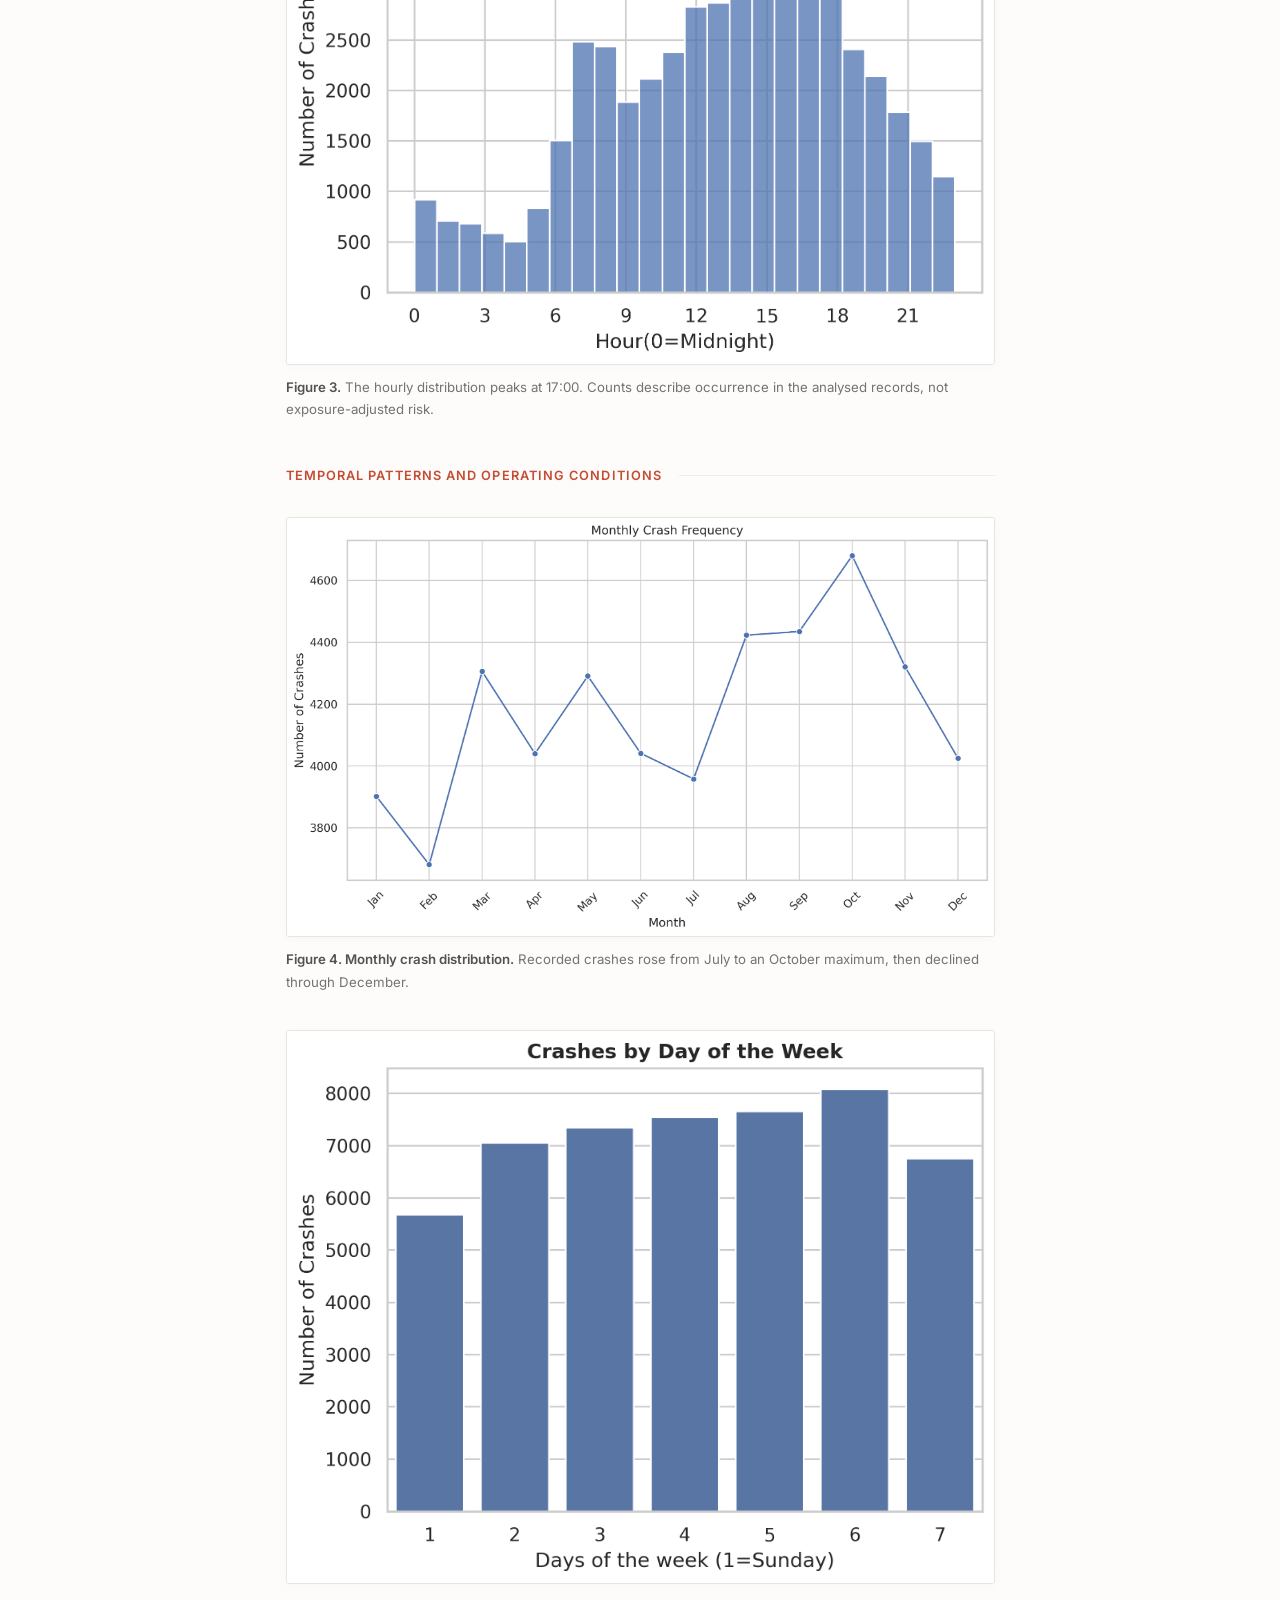
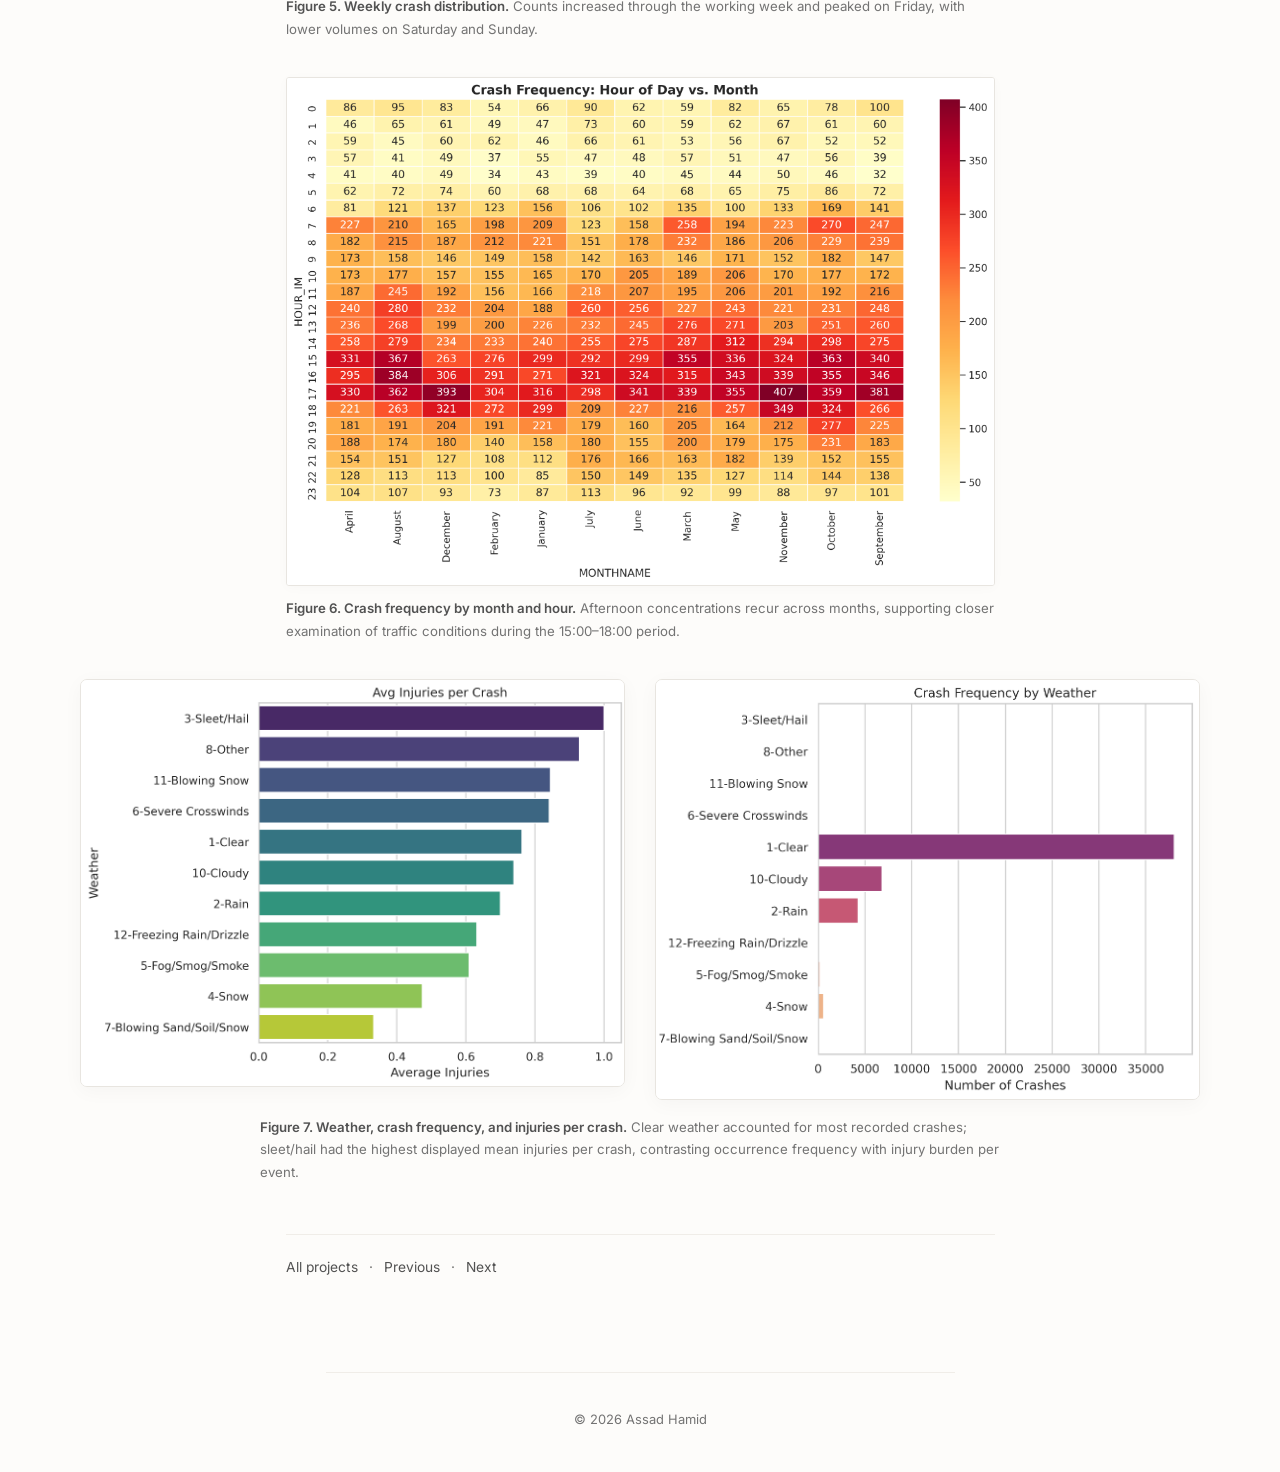
<file: portfolio/crash-severity/index.html>
<!DOCTYPE html>

<html lang="en"><head><meta charset="utf-8"/><meta content="width=device-width,initial-scale=1" name="viewport"/><title>Crash Severity Patterns and Contributing Factors in the United States: Insights from US-CRSS Data 2016–2023 - Assad Hamid</title><meta content="CRSS road-safety analysis using Python: collision-specific injury distributions, intersection context, and temporal crash patterns." name="description"/><meta content="#fdfcfa" name="theme-color"/><meta content="Crash Severity Patterns and Contributing Factors in the United States: Insights from US-CRSS Data 2016–2023 - Assad Hamid" property="og:title"/><meta content="website" property="og:type"/><link href="../../assets/favicon.svg" rel="icon" type="image/svg+xml"/><link href="https://fonts.googleapis.com" rel="preconnect"/><link crossorigin="" href="https://fonts.gstatic.com" rel="preconnect"/><link href="../../assets/editorial.css" rel="stylesheet"/></head>
<body><a class="skip-link" href="#content">Skip to content</a><header class="site-header"><div class="site-header__inner"><a class="site-brand" href="../../index.html">Assad Hamid</a><nav aria-label="Main navigation" class="site-nav"><a href="../../index.html">Résumé</a><a aria-current="page" href="../../portfolio/">Projects</a></nav></div></header><main class="site-main site-main--article" id="content"><div class="project-heading-with-tools"><aside aria-label="Tools and methods used" class="project-tech-rail"><div class="project-tech-label">Tools &amp; Methods</div><ul class="project-tech-list"><li>Python</li><li>Pandas</li><li>Seaborn / Matplotlib</li><li>Exploratory Data Analysis</li><li>Google Colab</li></ul></aside><div class="page-heading"><div class="breadcrumb"><a href="../../portfolio/">Projects</a> / <span>Crash Severity Patterns and Contributing Factors in the United States: Insights from US-CRSS Data 2016–2023</span></div><p class="crash-kicker">Road safety · Collision characteristics · Injury outcomes</p><h1 class="page-title">Crash Severity Patterns and Contributing Factors in the United States: Insights from US-CRSS Data 2016–2023</h1></div></div><article class="article-content">

<p class="crash-lead">How do injury outcomes vary by collision configuration, and where and when are recorded crashes concentrated?</p>
<p>I examined police-reported crash records from NHTSA’s Crash Report Sampling System (CRSS), using categorical comparisons and temporal profiles to separate two transportation-safety questions: <strong>where crash counts concentrate</strong> and <strong>which collision types exhibit more severe injury distributions</strong>.</p>
<div class="crash-finding"><p><strong>Principal finding.</strong> Front-to-front collisions showed a greater share of fatal and suspected serious injuries than the other displayed collision categories. Recorded crashes peaked in the late afternoon; four-way and T-intersections accounted for the largest counts among the displayed intersection types.</p></div>
<h2 id="section-1">Data and analytical design</h2>
<p>The project used the CRSS Accident, Vehicle, and Person files to examine crash circumstances and individual injury outcomes. In Google Colab, I used Pandas for categorical aggregation, cross-tabulation, and ordered category handling, and Seaborn and Matplotlib for count plots, proportional comparisons, and month–hour heatmaps.</p>
<p>The report documents comparison-specific treatment of missing and unknown values and use of CRSS imputed fields: <code>INJSEV_IM</code> for person-level injury severity, and <code>NO_INJ_IM</code> and <code>ALCHL_IM</code> for crash-level injury counts and alcohol involvement.</p>
<div class="analysis-table"><table><thead><tr><th>Comparison</th><th>Measure</th><th>Analytical purpose</th></tr></thead><tbody>
<tr><td>Collision configuration</td><td>Persons in each injury category ÷ persons in that collision category</td><td>Compare severity composition using a within-category denominator</td></tr>
<tr><td>Intersection context</td><td>Displayed counts by intersection and injury category</td><td>Locate concentrations in the observed records</td></tr>
<tr><td>Time of occurrence</td><td>Hourly counts and month–hour cross-tabulation</td><td>Identify the daily peak and examine its recurrence across months</td></tr>
</tbody></table></div>
<h2 id="section-2">Collision configuration and injury severity</h2>
<p>Front-to-front collisions had the largest fatal and suspected serious injury proportions among the displayed categories. Rear-to-rear and rear-to-side collisions were predominantly classified as “no apparent injury.” This comparison identifies differences in <strong>conditional injury distributions</strong>; it does not establish which collision type occurs most frequently.</p>
<figure class="crash-figure"><a aria-label="Enlarge: Injury proportions within collision categories" href="../../assets/crash-severity/collision-severity.png" rel="noopener" target="_blank"><img alt="Injury proportions within collision categories" height="1188" loading="lazy" src="../../assets/crash-severity/collision-severity.png" width="2048"/></a><figcaption><strong>Figure 1.</strong> Within-category proportions distinguish the severity profile of a collision type from how frequently it occurs.</figcaption></figure>
<h2 id="section-3">Spatial context and time of occurrence</h2>
<p>Four-way and T-intersections contributed the largest recorded counts among intersection configurations, while non-intersection locations accounted for the largest overall count. This pattern identifies contexts for further investigation; comparing safety performance between intersection designs would also require traffic exposure and site characteristics.</p>
<figure class="crash-figure"><a aria-label="Enlarge: Recorded injury categories by intersection type" href="../../assets/crash-severity/intersection-severity.png" rel="noopener" target="_blank"><img alt="Recorded injury categories by intersection type" height="1209" loading="lazy" src="../../assets/crash-severity/intersection-severity.png" width="2048"/></a><figcaption><strong>Figure 2.</strong> Four-way and T-intersections dominate the displayed intersection counts; non-intersection records are shown separately.</figcaption></figure>
<p>The hourly profile showed a pronounced late-afternoon concentration, reaching its maximum at <strong>17:00</strong>. The month–hour heatmap also showed recurring afternoon concentrations. Together, these outputs indicate a persistent time-of-day pattern rather than an isolated monthly peak.</p>
<figure class="crash-figure"><a aria-label="Enlarge: Recorded crashes by hour of day" href="../../assets/crash-severity/hourly-frequency.png" rel="noopener" target="_blank"><img alt="Recorded crashes by hour of day" height="1388" loading="lazy" src="../../assets/crash-severity/hourly-frequency.png" width="1769"/></a><figcaption><strong>Figure 3.</strong> The hourly distribution peaks at 17:00. Counts describe occurrence in the analysed records, not exposure-adjusted risk.</figcaption></figure>
<h2 id="section-4">Temporal patterns and operating conditions</h2>
<figure class="crash-figure"><a aria-label="Enlarge: Monthly crash distribution" href="../../assets/crash-severity/monthly-frequency.png" rel="noopener" target="_blank"><img alt="Monthly crash distribution" height="1211" loading="lazy" src="../../assets/crash-severity/monthly-frequency.png" width="2048"/></a><figcaption><strong>Figure 4. Monthly crash distribution.</strong> Recorded crashes rose from July to an October maximum, then declined through December.</figcaption></figure>
<figure class="crash-figure"><a aria-label="Enlarge: Weekly crash distribution" href="../../assets/crash-severity/weekly-frequency.png" rel="noopener" target="_blank"><img alt="Weekly crash distribution" height="1381" loading="lazy" src="../../assets/crash-severity/weekly-frequency.png" width="1768"/></a><figcaption><strong>Figure 5. Weekly crash distribution.</strong> Counts increased through the working week and peaked on Friday, with lower volumes on Saturday and Sunday.</figcaption></figure>
<figure class="crash-figure"><a aria-label="Enlarge: Crash frequency by month and hour" href="../../assets/crash-severity/month-hour-frequency.png" rel="noopener" target="_blank"><img alt="Crash frequency by month and hour" height="1469" loading="lazy" src="../../assets/crash-severity/month-hour-frequency.png" width="2048"/></a><figcaption><strong>Figure 6. Crash frequency by month and hour.</strong> Afternoon concentrations recur across months, supporting closer examination of traffic conditions during the 15:00–18:00 period.</figcaption></figure>
<figure class="crash-figure weather-figure"><div class="weather-panels"><a aria-label="Enlarge: Average injuries per crash by weather" class="weather-panel" href="../../assets/crash-severity/weather-average-injuries.png" rel="noopener noreferrer" target="_blank"><img alt="Average injuries per crash by weather" height="846" loading="lazy" src="../../assets/crash-severity/weather-average-injuries.png" width="1137"/></a><a aria-label="Enlarge: Crash frequency by weather" class="weather-panel" href="../../assets/crash-severity/weather-crash-frequency.png" rel="noopener noreferrer" target="_blank"><img alt="Crash frequency by weather" height="846" loading="lazy" src="../../assets/crash-severity/weather-crash-frequency.png" width="1089"/></a></div><figcaption><strong>Figure 7. Weather, crash frequency, and injuries per crash.</strong> Clear weather accounted for most recorded crashes; sleet/hail had the highest displayed mean injuries per crash, contrasting occurrence frequency with injury burden per event.</figcaption></figure>
<nav aria-label="Project navigation" class="pagination"><a href="../../portfolio/">All projects</a> · <a href="../../portfolio/metrobus-accessibility/">Previous</a> · <a href="../../portfolio/m7-motorway/">Next</a></nav>
</article></main><footer class="site-footer"><div class="site-footer__inner"><p class="footer-copy">© 2026 Assad Hamid</p></div></footer><script defer="" src="../../assets/editorial.js"></script></body></html>
</file>
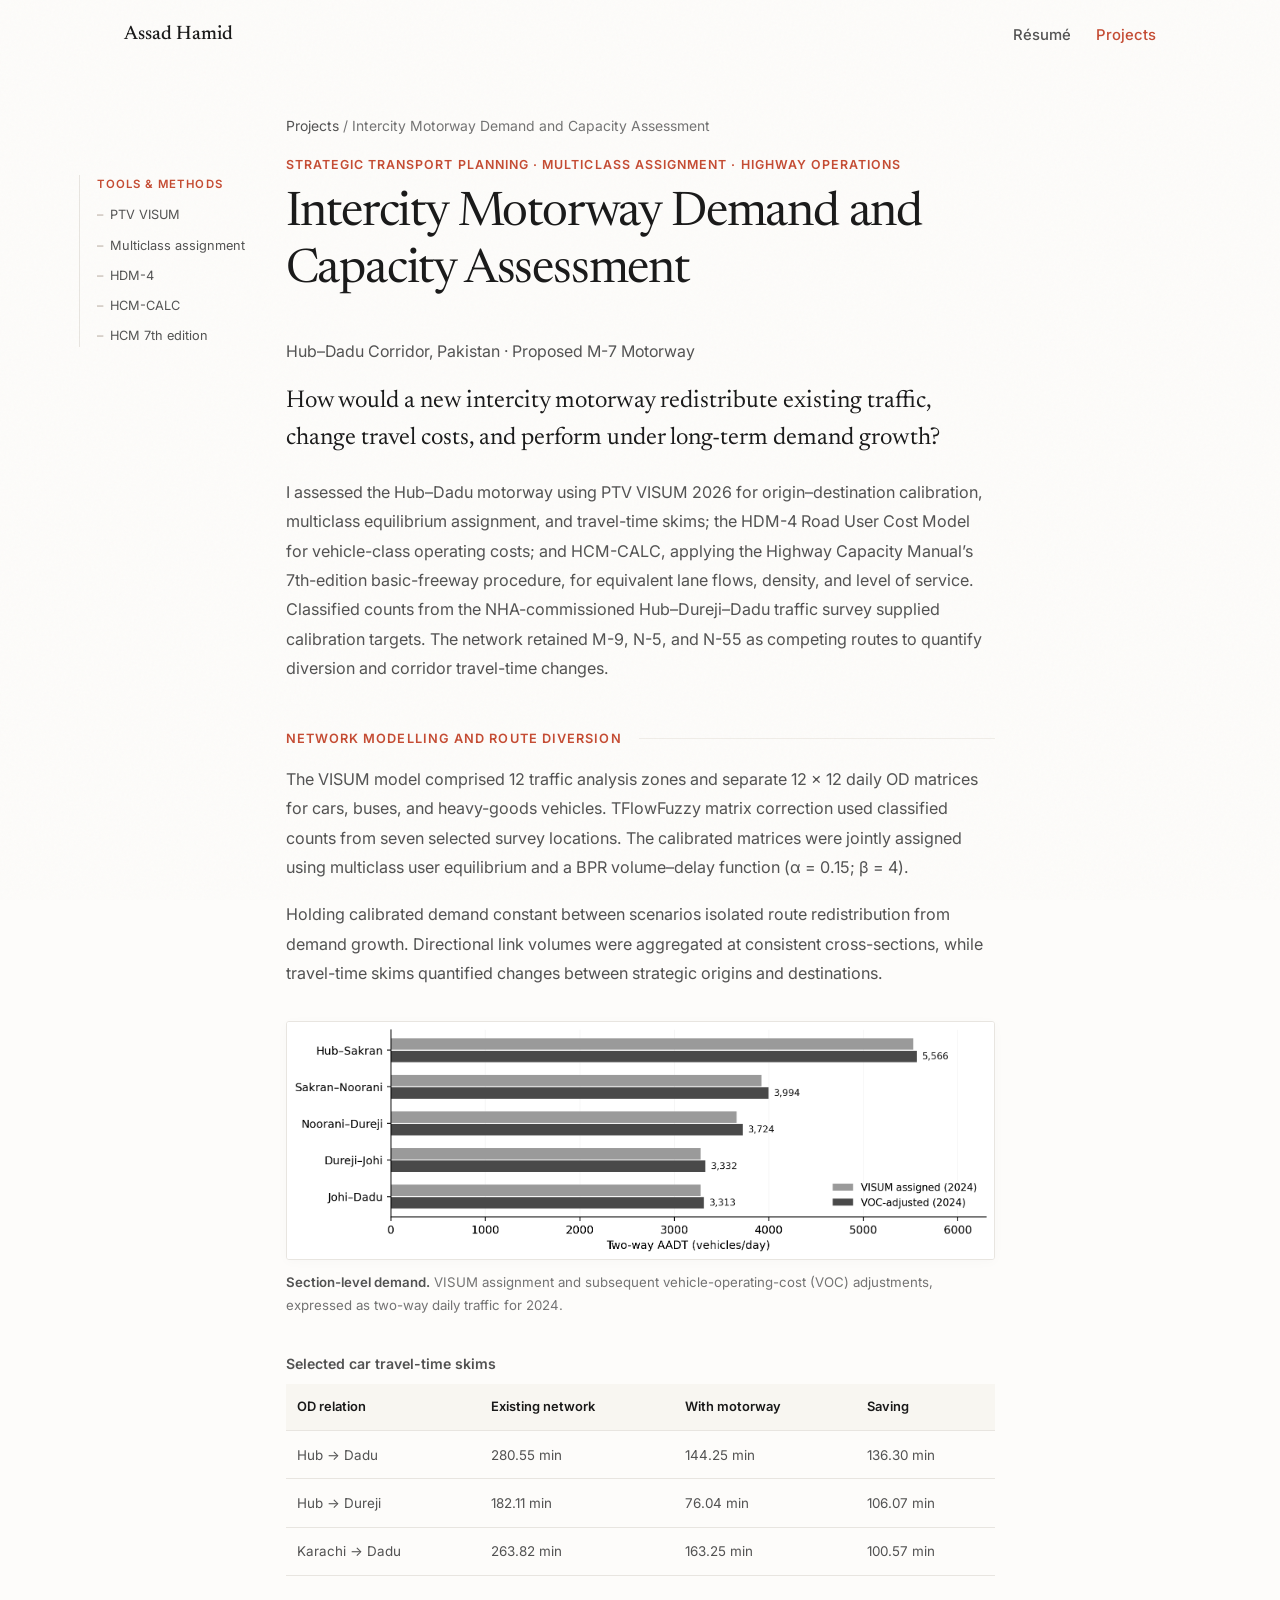
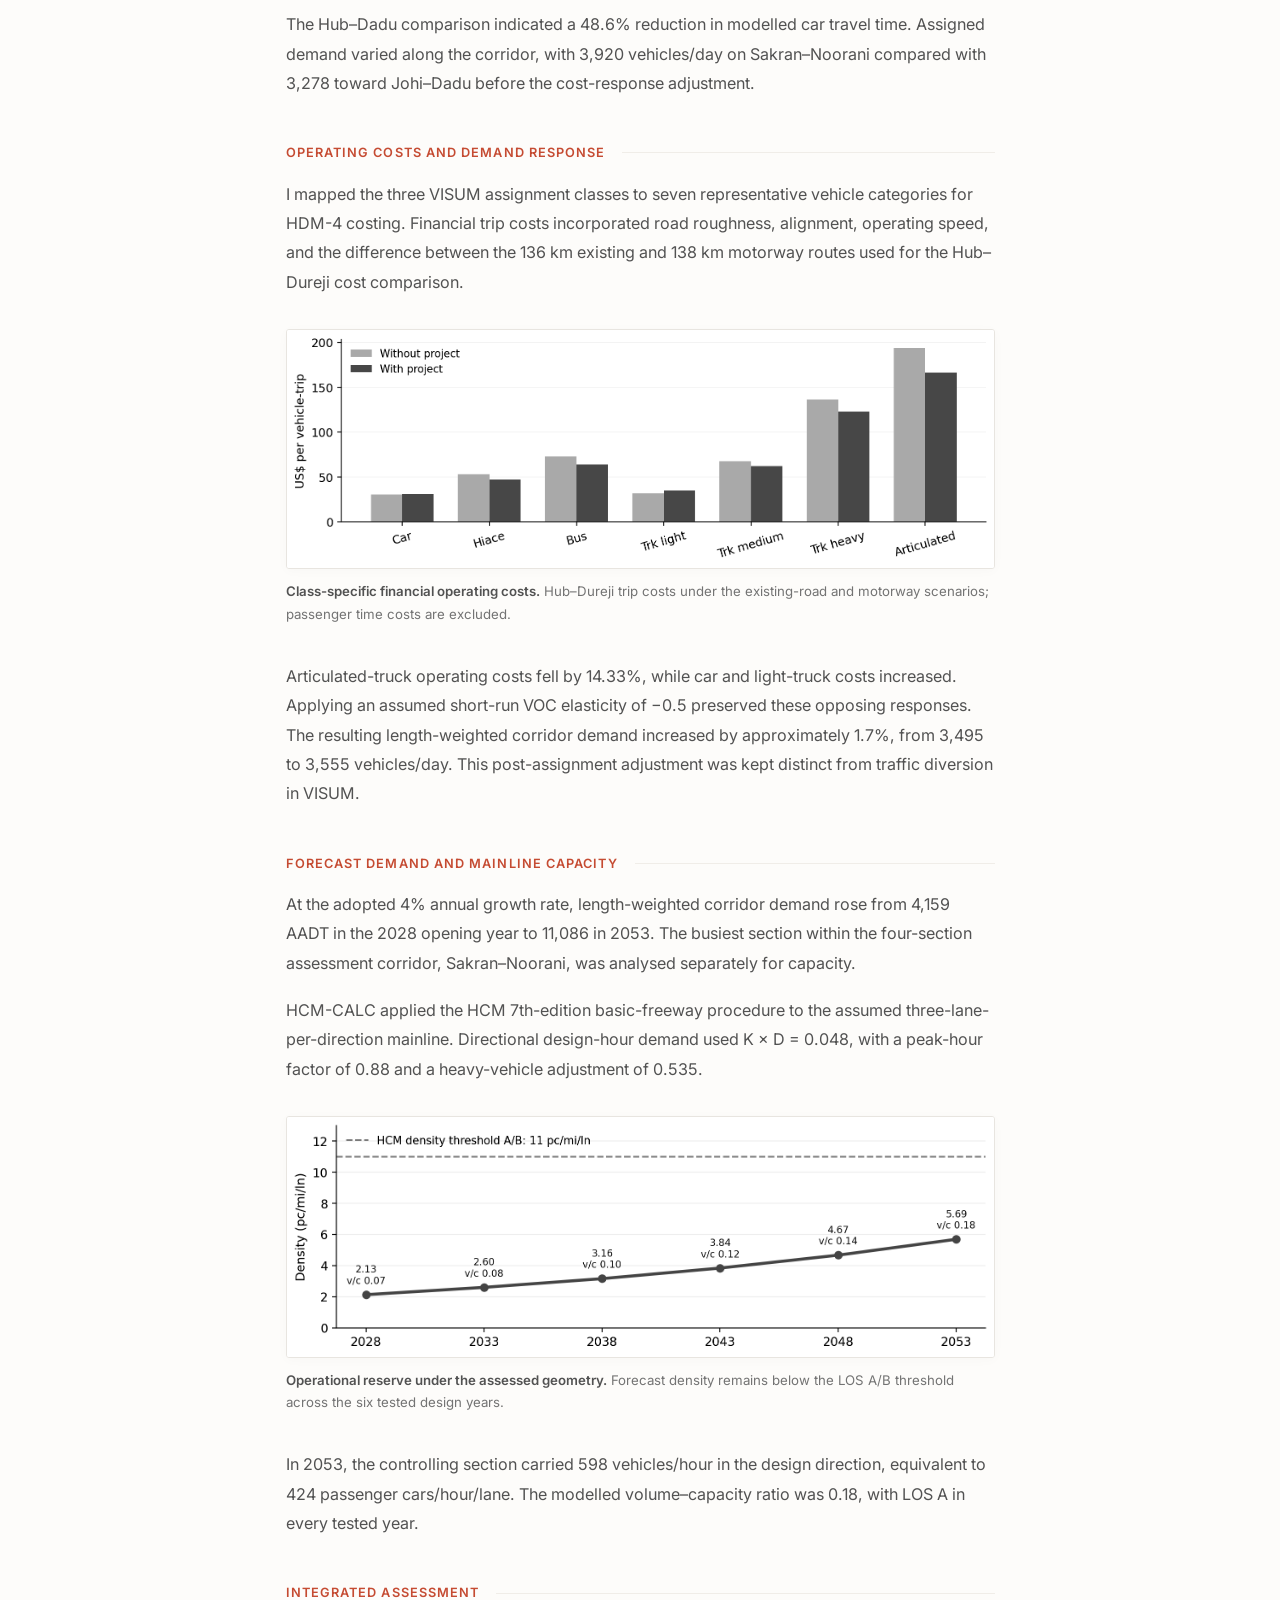
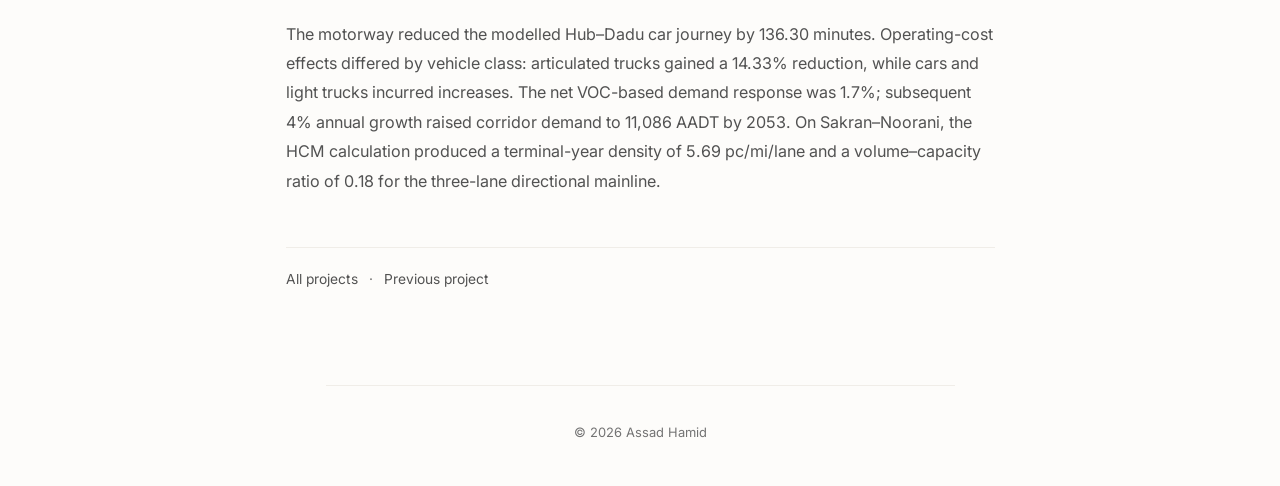
<file: portfolio/m7-motorway/index.html>
<!DOCTYPE html>

<html lang="en"><head><meta charset="utf-8"/><meta content="width=device-width,initial-scale=1" name="viewport"/><title>Intercity Motorway Demand and Capacity Assessment - Assad Hamid</title><meta content="Assad Hamid — civil engineer and transportation planning researcher at Dalian University of Technology. Pedestrian safety, transport equity, and infrastructure." name="description"/><meta content="#fdfcfa" name="theme-color"/><meta content="Intercity Motorway Demand and Capacity Assessment - Assad Hamid" property="og:title"/><meta content="website" property="og:type"/><link href="../../assets/favicon.svg" rel="icon" type="image/svg+xml"/><link href="https://fonts.googleapis.com" rel="preconnect"/><link crossorigin="" href="https://fonts.gstatic.com" rel="preconnect"/><link href="../../assets/editorial.css" rel="stylesheet"/></head>
<body><a class="skip-link" href="#content">Skip to content</a><header class="site-header"><div class="site-header__inner"><a class="site-brand" href="../../index.html">Assad Hamid</a><nav aria-label="Main navigation" class="site-nav"><a href="../../index.html">Résumé</a><a aria-current="page" href="../../portfolio/">Projects</a></nav></div></header><main class="site-main site-main--article" id="content"><div class="project-heading-with-tools"><aside aria-label="Tools and methods used" class="project-tech-rail"><div class="project-tech-label">Tools &amp; Methods</div><ul class="project-tech-list"><li>PTV VISUM</li><li>Multiclass assignment</li><li>HDM-4</li><li>HCM-CALC</li><li>HCM 7th edition</li></ul></aside><div class="page-heading"><div class="breadcrumb"><a href="../../portfolio/">Projects</a> / <span>Intercity Motorway Demand and Capacity Assessment</span></div><p class="motorway-kicker">Strategic transport planning · Multiclass assignment · Highway operations</p><h1 class="page-title">Intercity Motorway Demand and Capacity Assessment</h1></div></div><article class="article-content">
<p class="motorway-location">Hub–Dadu Corridor, Pakistan · Proposed M-7 Motorway</p>

<p class="motorway-lead">How would a new intercity motorway redistribute existing traffic, change travel costs, and perform under long-term demand growth?</p>
<p>I assessed the Hub–Dadu motorway using PTV VISUM 2026 for origin–destination calibration, multiclass equilibrium assignment, and travel-time skims; the HDM-4 Road User Cost Model for vehicle-class operating costs; and HCM-CALC, applying the Highway Capacity Manual’s 7th-edition basic-freeway procedure, for equivalent lane flows, density, and level of service. Classified counts from the NHA-commissioned Hub–Dureji–Dadu traffic survey supplied calibration targets. The network retained M-9, N-5, and N-55 as competing routes to quantify diversion and corridor travel-time changes.</p>
<h2 id="section-1">Network modelling and route diversion</h2>
<p>The VISUM model comprised 12 traffic analysis zones and separate 12 × 12 daily OD matrices for cars, buses, and heavy-goods vehicles. TFlowFuzzy matrix correction used classified counts from seven selected survey locations. The calibrated matrices were jointly assigned using multiclass user equilibrium and a BPR volume–delay function (α = 0.15; β = 4).</p>
<p>Holding calibrated demand constant between scenarios isolated route redistribution from demand growth. Directional link volumes were aggregated at consistent cross-sections, while travel-time skims quantified changes between strategic origins and destinations.</p>
<figure class="motorway-figure"><a aria-label="Enlarge Assigned and operating-cost-adjusted traffic by motorway section" href="../../assets/motorway/assigned-demand.png" rel="noopener" target="_blank"><img alt="Assigned and operating-cost-adjusted traffic by motorway section" height="609" loading="lazy" src="../../assets/motorway/assigned-demand.png" width="1811"/></a><figcaption><strong>Section-level demand.</strong> VISUM assignment and subsequent vehicle-operating-cost (VOC) adjustments, expressed as two-way daily traffic for 2024.</figcaption></figure>
<div class="motorway-table"><table><caption>Selected car travel-time skims</caption><thead><tr><th>OD relation</th><th>Existing network</th><th>With motorway</th><th>Saving</th></tr></thead><tbody>
<tr><td>Hub → Dadu</td><td>280.55 min</td><td>144.25 min</td><td>136.30 min</td></tr>
<tr><td>Hub → Dureji</td><td>182.11 min</td><td>76.04 min</td><td>106.07 min</td></tr>
<tr><td>Karachi → Dadu</td><td>263.82 min</td><td>163.25 min</td><td>100.57 min</td></tr>
</tbody></table></div>
<p>The Hub–Dadu comparison indicated a 48.6% reduction in modelled car travel time. Assigned demand varied along the corridor, with 3,920 vehicles/day on Sakran–Noorani compared with 3,278 toward Johi–Dadu before the cost-response adjustment.</p>
<h2 id="section-2">Operating costs and demand response</h2>
<p>I mapped the three VISUM assignment classes to seven representative vehicle categories for HDM-4 costing. Financial trip costs incorporated road roughness, alignment, operating speed, and the difference between the 136 km existing and 138 km motorway routes used for the Hub–Dureji cost comparison.</p>
<figure class="motorway-figure"><a aria-label="Enlarge Vehicle operating costs by class and road scenario" href="../../assets/motorway/vehicle-operating-costs.png" rel="noopener" target="_blank"><img alt="Vehicle operating costs by class and road scenario" height="586" loading="lazy" src="../../assets/motorway/vehicle-operating-costs.png" width="1743"/></a><figcaption><strong>Class-specific financial operating costs.</strong> Hub–Dureji trip costs under the existing-road and motorway scenarios; passenger time costs are excluded.</figcaption></figure>
<p>Articulated-truck operating costs fell by 14.33%, while car and light-truck costs increased. Applying an assumed short-run VOC elasticity of −0.5 preserved these opposing responses. The resulting length-weighted corridor demand increased by approximately 1.7%, from 3,495 to 3,555 vehicles/day. This post-assignment adjustment was kept distinct from traffic diversion in VISUM.</p>
<h2 id="section-3">Forecast demand and mainline capacity</h2>
<p>At the adopted 4% annual growth rate, length-weighted corridor demand rose from 4,159 AADT in the 2028 opening year to 11,086 in 2053. The busiest section within the four-section assessment corridor, Sakran–Noorani, was analysed separately for capacity.</p>
<p>HCM-CALC applied the HCM 7th-edition basic-freeway procedure to the assumed three-lane-per-direction mainline. Directional design-hour demand used K × D = 0.048, with a peak-hour factor of 0.88 and a heavy-vehicle adjustment of 0.535.</p>
<figure class="motorway-figure"><a aria-label="Enlarge Forecast density and level of service on the controlling mainline section" href="../../assets/motorway/mainline-service.png" rel="noopener" target="_blank"><img alt="Forecast density and level of service on the controlling mainline section" height="562" loading="lazy" src="../../assets/motorway/mainline-service.png" width="1661"/></a><figcaption><strong>Operational reserve under the assessed geometry.</strong> Forecast density remains below the LOS A/B threshold across the six tested design years.</figcaption></figure>
<p>In 2053, the controlling section carried 598 vehicles/hour in the design direction, equivalent to 424 passenger cars/hour/lane. The modelled volume–capacity ratio was 0.18, with LOS A in every tested year.</p>
<h2 id="section-4">Integrated assessment</h2>
<p>The motorway reduced the modelled Hub–Dadu car journey by 136.30 minutes. Operating-cost effects differed by vehicle class: articulated trucks gained a 14.33% reduction, while cars and light trucks incurred increases. The net VOC-based demand response was 1.7%; subsequent 4% annual growth raised corridor demand to 11,086 AADT by 2053. On Sakran–Noorani, the HCM calculation produced a terminal-year density of 5.69 pc/mi/lane and a volume–capacity ratio of 0.18 for the three-lane directional mainline.</p>
<nav aria-label="Project navigation" class="pagination"><a href="../../portfolio/">All projects</a> · <a href="../../portfolio/crash-severity/">Previous project</a></nav>
</article></main><footer class="site-footer"><div class="site-footer__inner"><p class="footer-copy">© 2026 Assad Hamid</p></div></footer><script defer="" src="../../assets/editorial.js"></script></body></html>
</file>
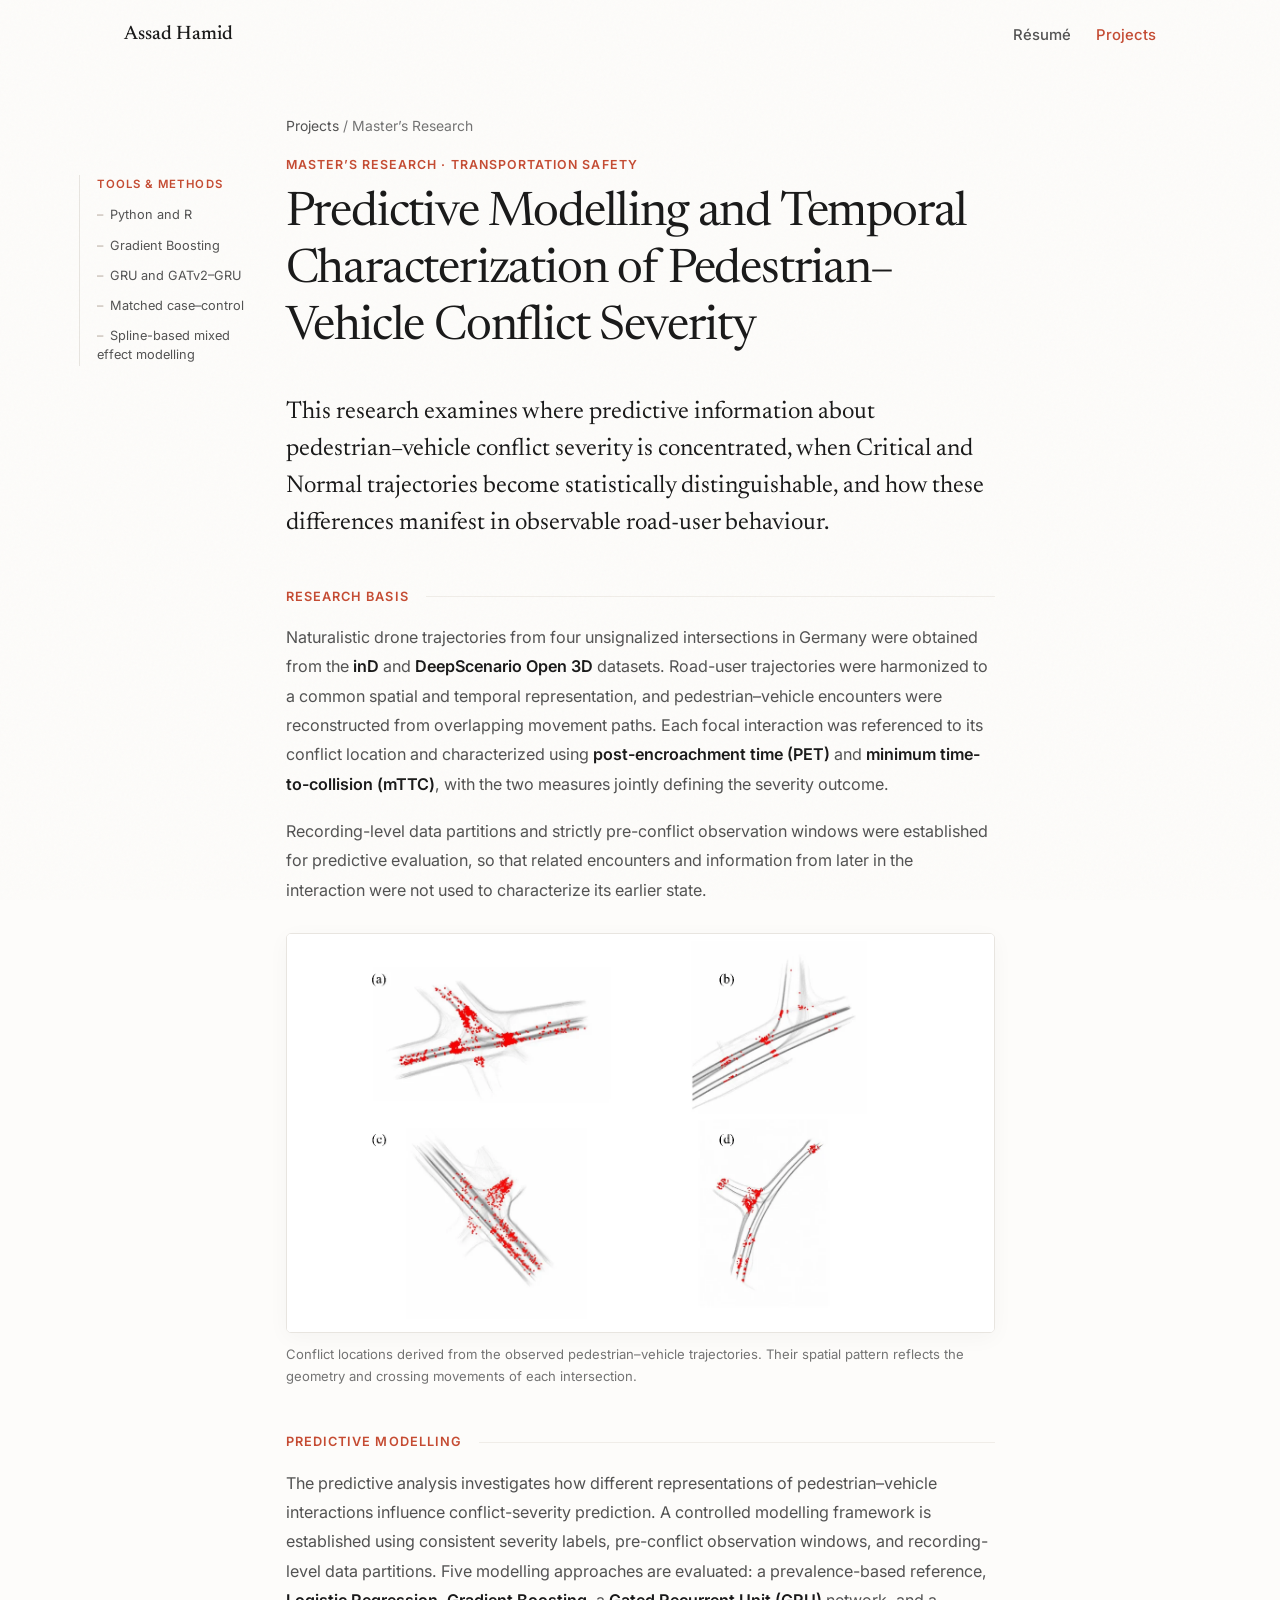
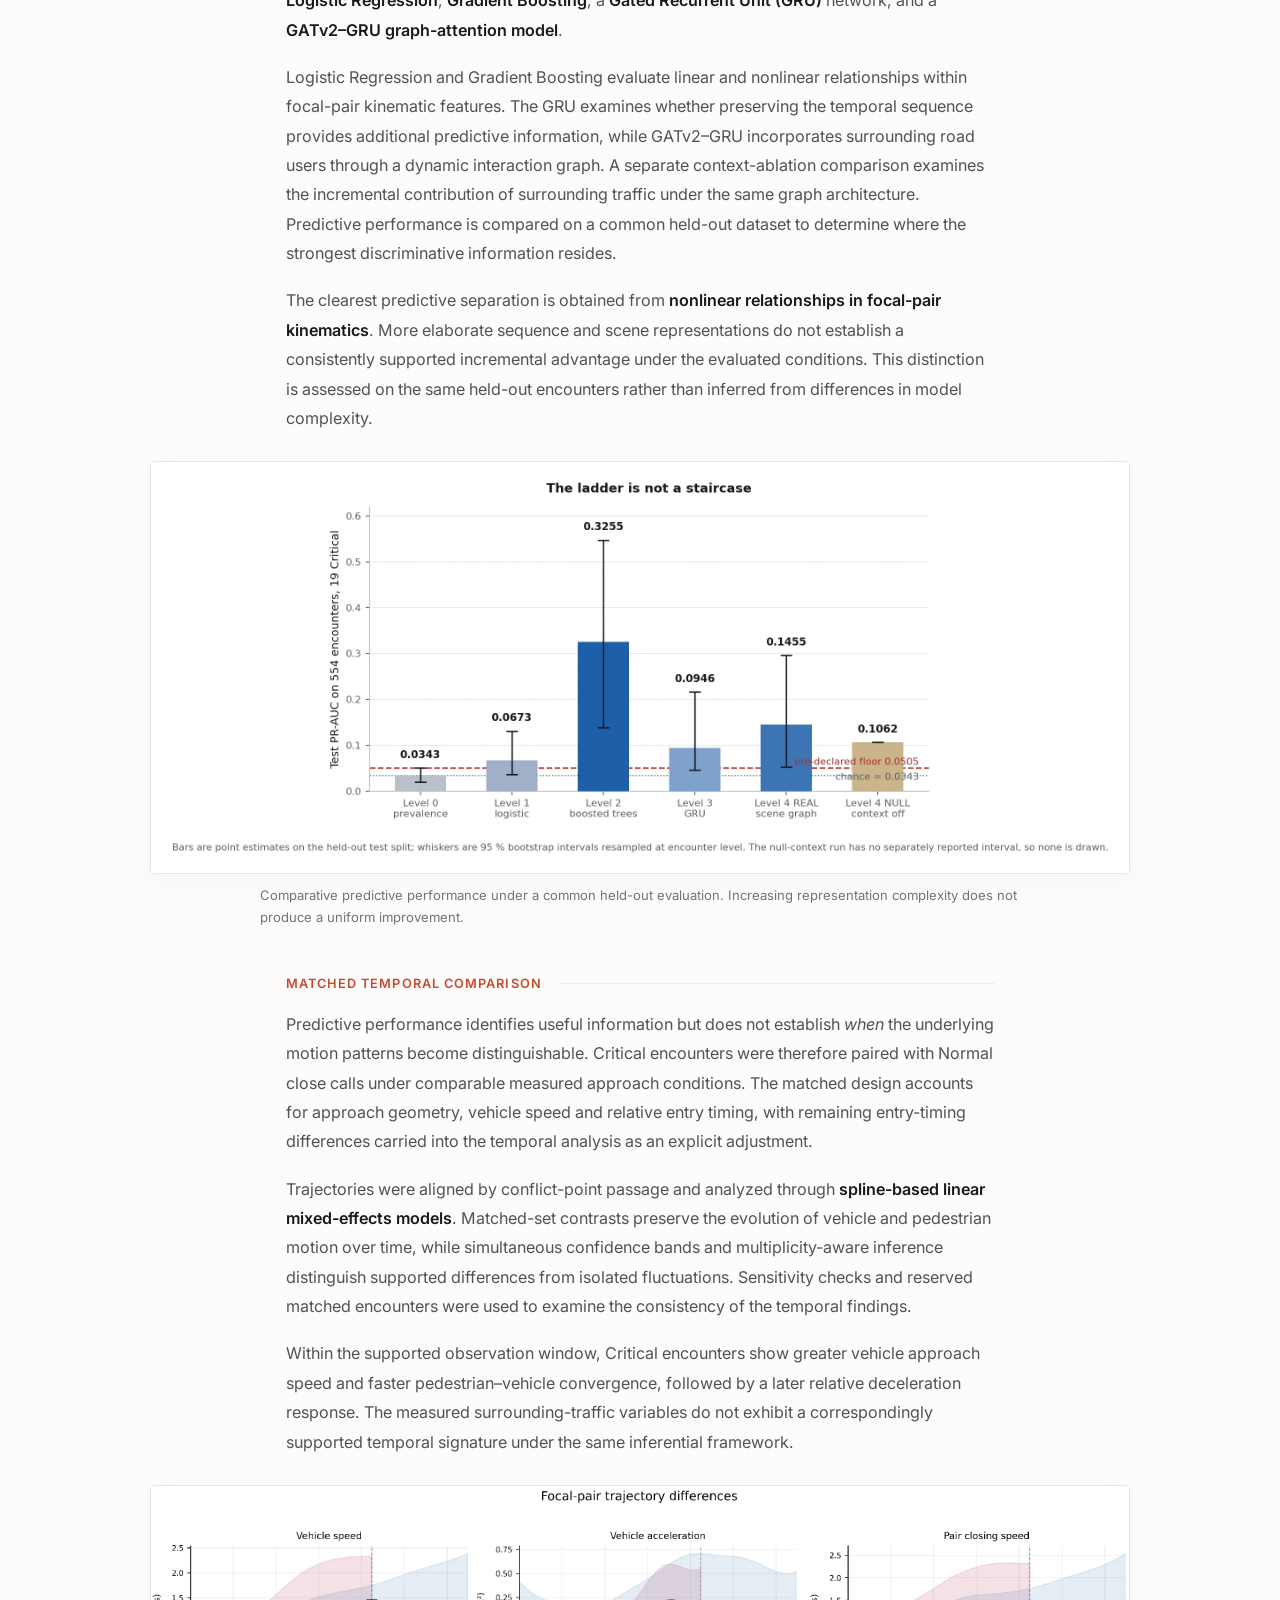
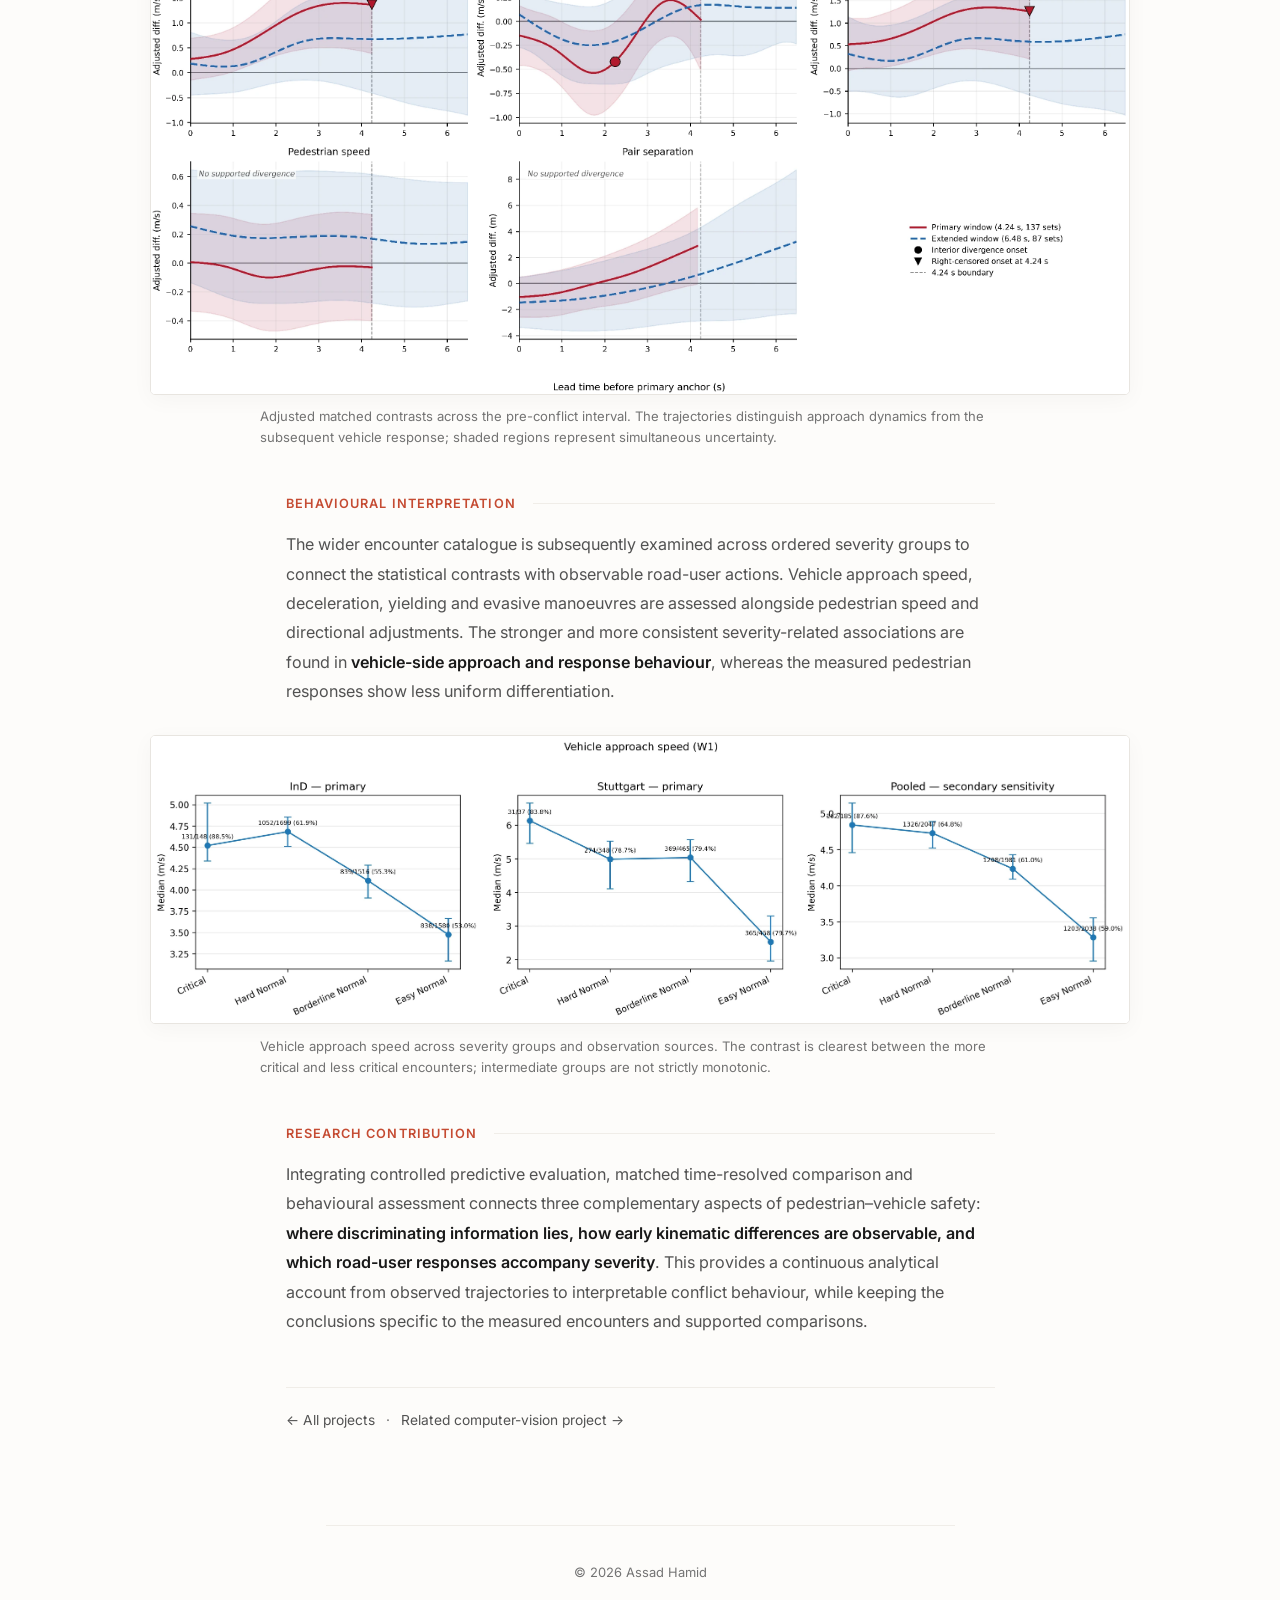
<file: portfolio/masters-research/index.html>
<!DOCTYPE html>

<html lang="en">
<head>
<meta charset="utf-8"/>
<meta content="width=device-width, initial-scale=1" name="viewport"/>
<meta content="Research brief on predictive modelling and temporal characterization of pedestrian–vehicle conflict severity from naturalistic trajectories." name="description"/>
<meta content="#fdfcfa" name="theme-color"/>
<title>Predictive Modelling and Temporal Characterization of Pedestrian–Vehicle Conflict Severity | Assad Hamid</title>
<link href="../../assets/favicon.svg" rel="icon" type="image/svg+xml"/>
<link href="../../assets/editorial.css" rel="stylesheet"/>
<script defer="" src="../../assets/editorial.js"></script>
</head>
<body>
<a class="skip-link" href="#content">Skip to content</a>
<header class="site-header"><div class="site-header__inner"><a class="site-brand" href="../../index.html">Assad Hamid</a><nav aria-label="Main navigation" class="site-nav"><a href="../../index.html">Résumé</a><a aria-current="page" href="../../portfolio/">Projects</a></nav></div></header>
<main class="site-main site-main--article" id="content">
<div class="project-heading-with-tools"><aside aria-label="Tools and methods used" class="project-tech-rail"><div class="project-tech-label">Tools &amp; Methods</div><ul class="project-tech-list"><li>Python and R</li><li>Gradient Boosting</li><li>GRU and GATv2–GRU</li><li>Matched case–control</li><li>Spline-based mixed effect modelling</li></ul></aside><div class="page-heading">
<div class="breadcrumb"><a href="../../portfolio/">Projects</a> / <span>Master’s Research</span></div>
<p class="page-kicker">Master’s research · Transportation safety</p>
<h1 class="page-title">Predictive Modelling and Temporal Characterization of Pedestrian–Vehicle Conflict Severity</h1>
</div></div>
<article class="article-content masters-research-article">
<p class="study-lead">This research examines where predictive information about pedestrian–vehicle conflict severity is concentrated, when Critical and Normal trajectories become statistically distinguishable, and how these differences manifest in observable road-user behaviour.</p>
<h2 id="research-basis">Research basis</h2>
<p>Naturalistic drone trajectories from four unsignalized intersections in Germany were obtained from the <strong>inD</strong> and <strong>DeepScenario Open 3D</strong> datasets. Road-user trajectories were harmonized to a common spatial and temporal representation, and pedestrian–vehicle encounters were reconstructed from overlapping movement paths. Each focal interaction was referenced to its conflict location and characterized using <strong>post-encroachment time (PET)</strong> and <strong>minimum time-to-collision (mTTC)</strong>, with the two measures jointly defining the severity outcome.</p>
<p>Recording-level data partitions and strictly pre-conflict observation windows were established for predictive evaluation, so that related encounters and information from later in the interaction were not used to characterize its earlier state.</p>
<figure class="masters-figure">
<a aria-label="Open conflict-location figure at full resolution" href="../../assets/masters-research/conflict-locations.webp" rel="noopener noreferrer" target="_blank"><img alt="Maps of four unsignalized intersections with extracted pedestrian–vehicle trajectories and conflict locations." height="851" loading="lazy" src="../../assets/masters-research/conflict-locations.webp" width="1512"/></a>
<figcaption>Conflict locations derived from the observed pedestrian–vehicle trajectories. Their spatial pattern reflects the geometry and crossing movements of each intersection.</figcaption>
</figure>
<h2 id="predictive-modelling">Predictive modelling</h2>
<p>The predictive analysis investigates how different representations of pedestrian–vehicle interactions influence conflict-severity prediction. A controlled modelling framework is established using consistent severity labels, pre-conflict observation windows, and recording-level data partitions. Five modelling approaches are evaluated: a prevalence-based reference, <strong>Logistic Regression</strong>, <strong>Gradient Boosting</strong>, a <strong>Gated Recurrent Unit (GRU)</strong> network, and a <strong>GATv2–GRU graph-attention model</strong>.</p>
<p>Logistic Regression and Gradient Boosting evaluate linear and nonlinear relationships within focal-pair kinematic features. The GRU examines whether preserving the temporal sequence provides additional predictive information, while GATv2–GRU incorporates surrounding road users through a dynamic interaction graph. A separate context-ablation comparison examines the incremental contribution of surrounding traffic under the same graph architecture. Predictive performance is compared on a common held-out dataset to determine where the strongest discriminative information resides.</p>
<p>The clearest predictive separation is obtained from <strong>nonlinear relationships in focal-pair kinematics</strong>. More elaborate sequence and scene representations do not establish a consistently supported incremental advantage under the evaluated conditions. This distinction is assessed on the same held-out encounters rather than inferred from differences in model complexity.</p>
<figure class="masters-figure masters-figure--wide">
<a aria-label="Open predictive-model comparison plot at full resolution" href="../../assets/masters-research/predictive-model-comparison.webp" rel="noopener noreferrer" target="_blank"><img alt="Bar chart comparing predictive discrimination across progressively richer focal-pair and scene representations, with uncertainty intervals." height="930" loading="lazy" src="../../assets/masters-research/predictive-model-comparison.webp" width="2214"/></a>
<figcaption>Comparative predictive performance under a common held-out evaluation. Increasing representation complexity does not produce a uniform improvement.</figcaption>
</figure>
<h2 id="matched-trajectory-analysis">Matched temporal comparison</h2>
<p>Predictive performance identifies useful information but does not establish <em>when</em> the underlying motion patterns become distinguishable. Critical encounters were therefore paired with Normal close calls under comparable measured approach conditions. The matched design accounts for approach geometry, vehicle speed and relative entry timing, with remaining entry-timing differences carried into the temporal analysis as an explicit adjustment.</p>
<p>Trajectories were aligned by conflict-point passage and analyzed through <strong>spline-based linear mixed-effects models</strong>. Matched-set contrasts preserve the evolution of vehicle and pedestrian motion over time, while simultaneous confidence bands and multiplicity-aware inference distinguish supported differences from isolated fluctuations. Sensitivity checks and reserved matched encounters were used to examine the consistency of the temporal findings.</p>
<p>Within the supported observation window, Critical encounters show greater vehicle approach speed and faster pedestrian–vehicle convergence, followed by a later relative deceleration response. The measured surrounding-traffic variables do not exhibit a correspondingly supported temporal signature under the same inferential framework.</p>
<figure class="masters-figure masters-figure--wide">
<a aria-label="Open matched temporal comparison figure at full resolution" href="../../assets/masters-research/temporal-kinematic-contrasts.webp" rel="noopener noreferrer" target="_blank"><img alt="Adjusted Critical-versus-Normal focal-pair kinematic trajectories with simultaneous confidence bands across the pre-conflict interval." height="1358" loading="lazy" src="../../assets/masters-research/temporal-kinematic-contrasts.webp" width="2616"/></a>
<figcaption>Adjusted matched contrasts across the pre-conflict interval. The trajectories distinguish approach dynamics from the subsequent vehicle response; shaded regions represent simultaneous uncertainty.</figcaption>
</figure>
<h2 id="behavioural-analysis">Behavioural interpretation</h2>
<p>The wider encounter catalogue is subsequently examined across ordered severity groups to connect the statistical contrasts with observable road-user actions. Vehicle approach speed, deceleration, yielding and evasive manoeuvres are assessed alongside pedestrian speed and directional adjustments. The stronger and more consistent severity-related associations are found in <strong>vehicle-side approach and response behaviour</strong>, whereas the measured pedestrian responses show less uniform differentiation.</p>
<figure class="masters-figure masters-figure--wide">
<a aria-label="Open vehicle-speed behaviour plot at full resolution" href="../../assets/masters-research/vehicle-speed-severity.webp" rel="noopener noreferrer" target="_blank"><img alt="Vehicle approach-speed estimates compared across ordered pedestrian–vehicle severity groups for the inD and Stuttgart datasets." height="1366" loading="lazy" src="../../assets/masters-research/vehicle-speed-severity.webp" width="4642"/></a>
<figcaption>Vehicle approach speed across severity groups and observation sources. The contrast is clearest between the more critical and less critical encounters; intermediate groups are not strictly monotonic.</figcaption>
</figure>
<h2 id="research-contribution">Research contribution</h2>
<p>Integrating controlled predictive evaluation, matched time-resolved comparison and behavioural assessment connects three complementary aspects of pedestrian–vehicle safety: <strong>where discriminating information lies, how early kinematic differences are observable, and which road-user responses accompany severity</strong>. This provides a continuous analytical account from observed trajectories to interpretable conflict behaviour, while keeping the conclusions specific to the measured encounters and supported comparisons.</p>
<nav aria-label="Project navigation" class="pagination"><a href="../../portfolio/">← All projects</a><span aria-hidden="true">·</span><a href="../pedestrian-vehicle-conflict/">Related computer-vision project →</a></nav>
</article>
</main>
<footer class="site-footer"><div class="site-footer__inner"><p class="footer-copy">© 2026 Assad Hamid</p></div></footer>
</body>
</html>
</file>
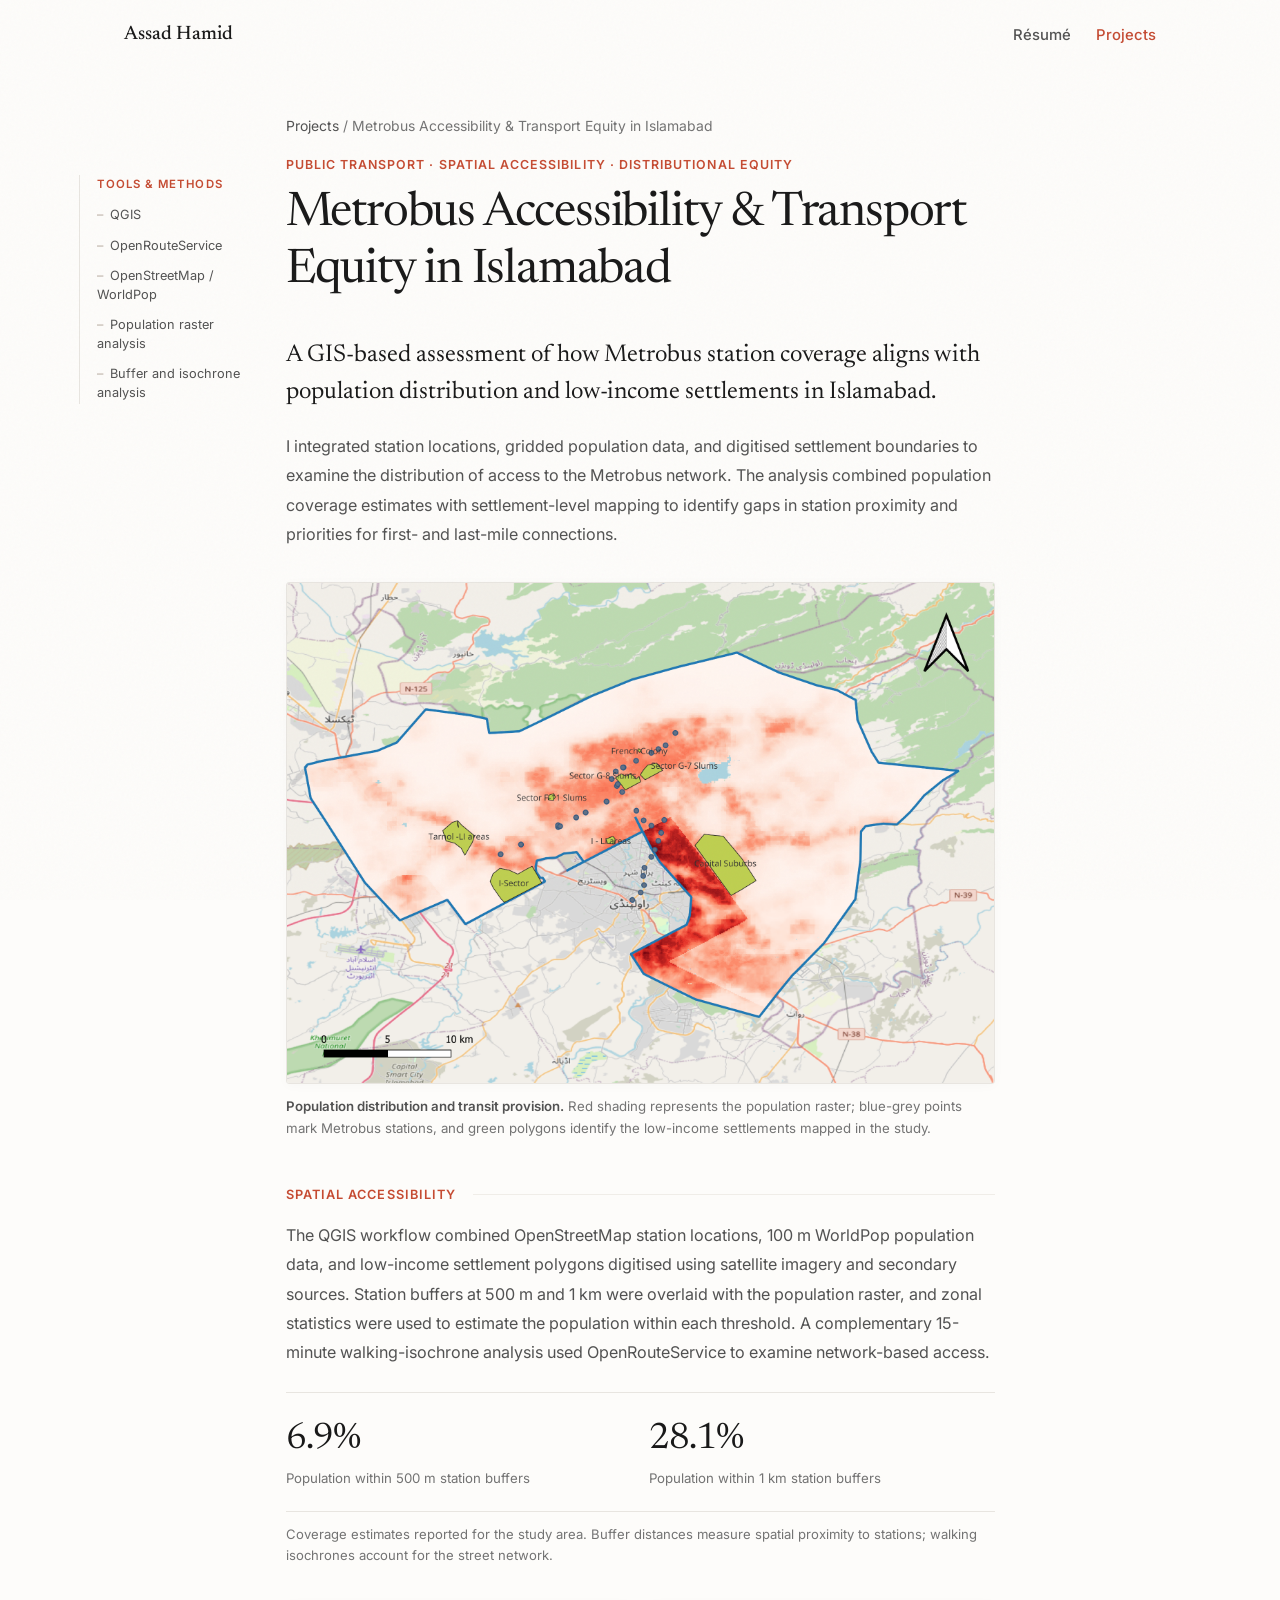
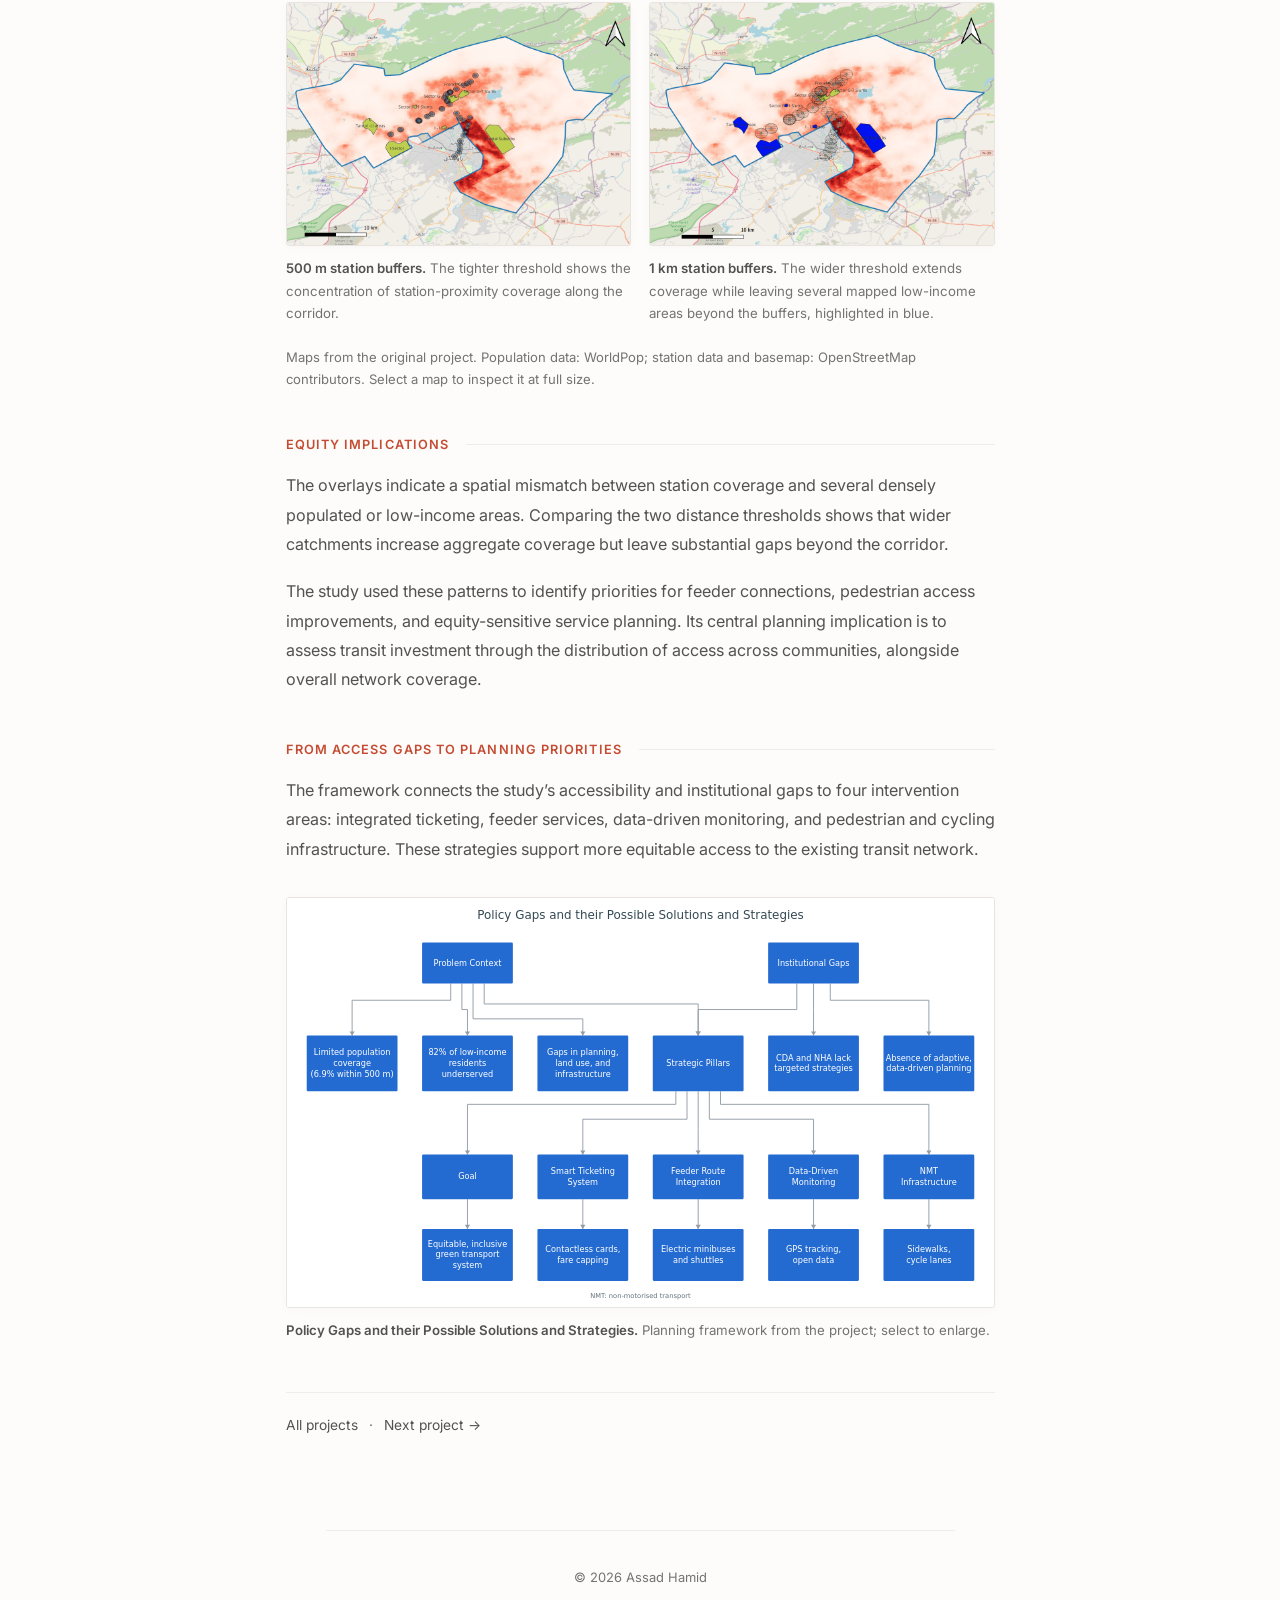
<file: portfolio/metrobus-accessibility/index.html>
<!DOCTYPE html>

<html lang="en"><head><meta charset="utf-8"/><meta content="width=device-width,initial-scale=1" name="viewport"/><title>Metrobus Accessibility &amp; Transport Equity Analysis - Assad Hamid</title><meta content="Assad Hamid — civil engineer and transportation planning researcher at Dalian University of Technology. Pedestrian safety, transport equity, and infrastructure." name="description"/><meta content="#fdfcfa" name="theme-color"/><meta content="Metrobus Accessibility &amp; Transport Equity Analysis - Assad Hamid" property="og:title"/><meta content="website" property="og:type"/><link href="../../assets/favicon.svg" rel="icon" type="image/svg+xml"/><link href="https://fonts.googleapis.com" rel="preconnect"/><link crossorigin="" href="https://fonts.gstatic.com" rel="preconnect"/><link href="../../assets/editorial.css" rel="stylesheet"/></head>
<body><a class="skip-link" href="#content">Skip to content</a><header class="site-header"><div class="site-header__inner"><a class="site-brand" href="../../index.html">Assad Hamid</a><nav aria-label="Main navigation" class="site-nav"><a href="../../index.html">Résumé</a><a aria-current="page" href="../../portfolio/">Projects</a></nav></div></header><main class="site-main site-main--article" id="content"><div class="project-heading-with-tools"><aside aria-label="Tools and methods used" class="project-tech-rail"><div class="project-tech-label">Tools &amp; Methods</div><ul class="project-tech-list"><li>QGIS</li><li>OpenRouteService</li><li>OpenStreetMap / WorldPop</li><li>Population raster analysis</li><li>Buffer and isochrone analysis</li></ul></aside><div class="page-heading"><div class="breadcrumb"><a href="../../portfolio/">Projects</a> / <span>Metrobus Accessibility &amp; Transport Equity in Islamabad</span></div><p class="study-kicker">Public transport · Spatial accessibility · Distributional equity</p><h1 class="page-title">Metrobus Accessibility &amp; Transport Equity in Islamabad</h1></div></div><article class="article-content">

<p class="study-lead">A GIS-based assessment of how Metrobus station coverage aligns with population distribution and low-income settlements in Islamabad.</p>
<p>I integrated station locations, gridded population data, and digitised settlement boundaries to examine the distribution of access to the Metrobus network. The analysis combined population coverage estimates with settlement-level mapping to identify gaps in station proximity and priorities for first- and last-mile connections.</p>
<figure class="study-figure">
<a aria-label="Open population and settlement map at full size" href="../../assets/metrobus/population-and-settlements.png" rel="noopener" target="_blank"><img alt="Islamabad population raster with Metrobus station points and mapped low-income settlement polygons" fetchpriority="high" height="1448" src="../../assets/metrobus/population-and-settlements.png" width="2048"/></a>
<figcaption><strong>Population distribution and transit provision.</strong> Red shading represents the population raster; blue-grey points mark Metrobus stations, and green polygons identify the low-income settlements mapped in the study.</figcaption>
</figure>
<h2 id="section-1">Spatial accessibility</h2>
<p>The QGIS workflow combined OpenStreetMap station locations, 100 m WorldPop population data, and low-income settlement polygons digitised using satellite imagery and secondary sources. Station buffers at 500 m and 1 km were overlaid with the population raster, and zonal statistics were used to estimate the population within each threshold. A complementary 15-minute walking-isochrone analysis used OpenRouteService to examine network-based access.</p>
<div aria-label="Population coverage reported in the study" class="coverage-results">
<p><strong>6.9%</strong><span>Population within 500 m station buffers</span></p>
<p><strong>28.1%</strong><span>Population within 1 km station buffers</span></p>
</div>
<p class="coverage-note">Coverage estimates reported for the study area. Buffer distances measure spatial proximity to stations; walking isochrones account for the street network.</p>
<div class="map-comparison">
<figure class="study-figure"><a aria-label="Open 500 metre buffer map at full size" href="../../assets/metrobus/station-buffer-500m.png" rel="noopener" target="_blank"><img alt="500 metre station buffers overlaid on population and low-income settlement areas" height="1448" loading="lazy" src="../../assets/metrobus/station-buffer-500m.png" width="2048"/></a><figcaption><strong>500 m station buffers.</strong> The tighter threshold shows the concentration of station-proximity coverage along the corridor.</figcaption></figure>
<figure class="study-figure"><a aria-label="Open 1 kilometre buffer map at full size" href="../../assets/metrobus/station-buffer-1km.png" rel="noopener" target="_blank"><img alt="1 kilometre station buffers with mapped low-income areas beyond the buffers highlighted in blue" height="1448" loading="lazy" src="../../assets/metrobus/station-buffer-1km.png" width="2048"/></a><figcaption><strong>1 km station buffers.</strong> The wider threshold extends coverage while leaving several mapped low-income areas beyond the buffers, highlighted in blue.</figcaption></figure>
</div>
<p class="map-source">Maps from the original project. Population data: WorldPop; station data and basemap: OpenStreetMap contributors. Select a map to inspect it at full size.</p>
<h2 id="section-2">Equity implications</h2>
<p>The overlays indicate a spatial mismatch between station coverage and several densely populated or low-income areas. Comparing the two distance thresholds shows that wider catchments increase aggregate coverage but leave substantial gaps beyond the corridor.</p>
<p>The study used these patterns to identify priorities for feeder connections, pedestrian access improvements, and equity-sensitive service planning. Its central planning implication is to assess transit investment through the distribution of access across communities, alongside overall network coverage.</p>
<h2 id="section-3">From access gaps to planning priorities</h2>
<p>The framework connects the study’s accessibility and institutional gaps to four intervention areas: integrated ticketing, feeder services, data-driven monitoring, and pedestrian and cycling infrastructure. These strategies support more equitable access to the existing transit network.</p>
<figure class="study-figure"><a aria-label="Open policy framework at full size" href="../../assets/metrobus/policy-gaps-strategies.svg" rel="noopener" target="_blank"><img alt="Policy gaps linked to an equitable transport goal and strategies for ticketing, feeder services, monitoring, and non-motorised transport" height="1100" loading="lazy" src="../../assets/metrobus/policy-gaps-strategies.svg" width="1900"/></a><figcaption><strong>Policy Gaps and their Possible Solutions and Strategies.</strong> Planning framework from the project; select to enlarge.</figcaption></figure>
<nav aria-label="Project navigation" class="pagination"><a href="../../portfolio/">All projects</a> · <a href="../../portfolio/crash-severity/">Next project →</a></nav>
</article></main><footer class="site-footer"><div class="site-footer__inner"><p class="footer-copy">© 2026 Assad Hamid</p></div></footer><script defer="" src="../../assets/editorial.js"></script></body></html>
</file>
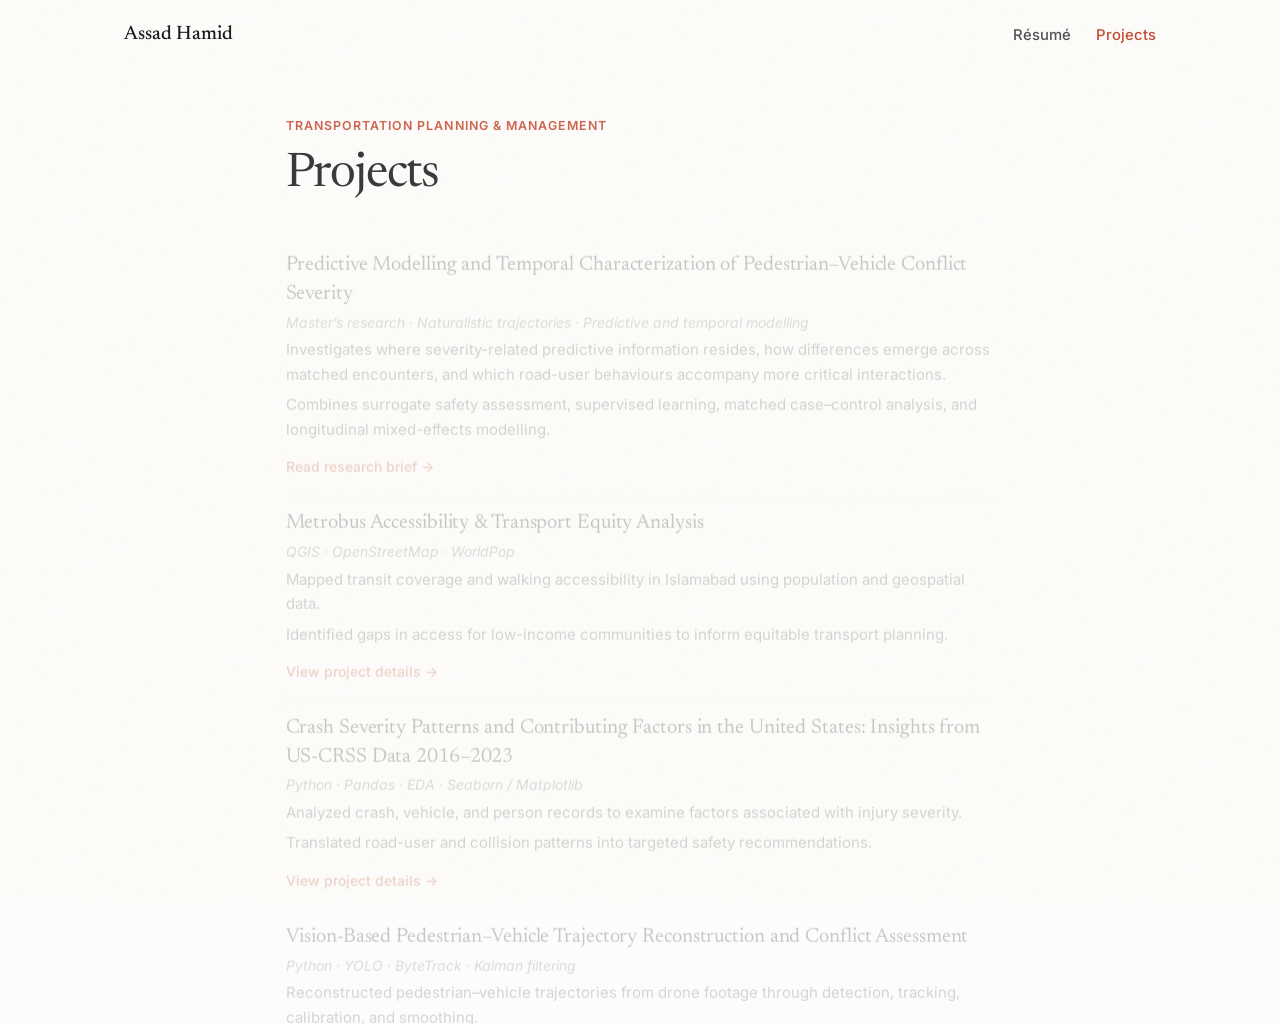
<file: portfolio/metrobus-ridership/index.html>
<!DOCTYPE html>

<html lang="en">
<head>
<meta charset="utf-8"/>
<meta content="width=device-width, initial-scale=1" name="viewport"/>
<meta content="noindex" name="robots"/>
<meta content="0;url=../" http-equiv="refresh"/>
<title>Projects - Assad Hamid</title>
</head>
<body>
<p>This project page has been removed. <a href="../">Return to projects</a>.</p>
</body>
</html>
</file>
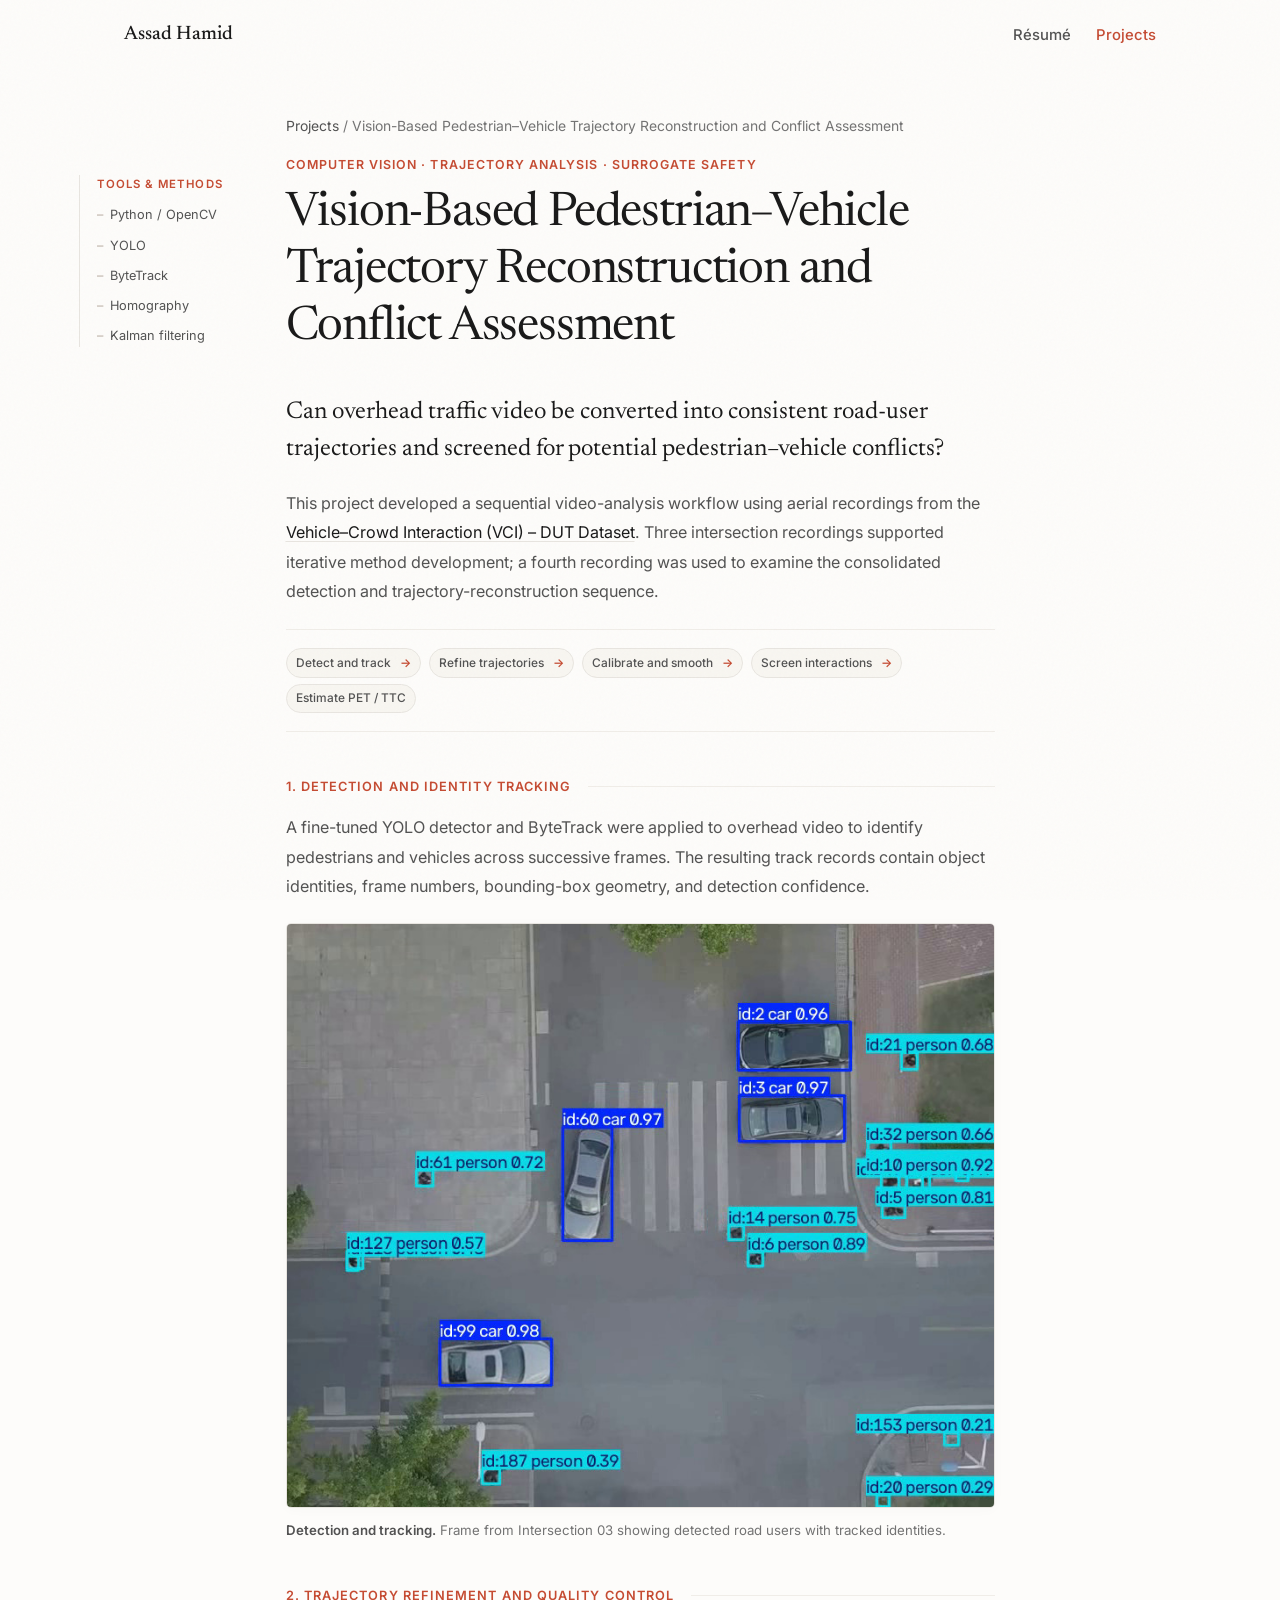
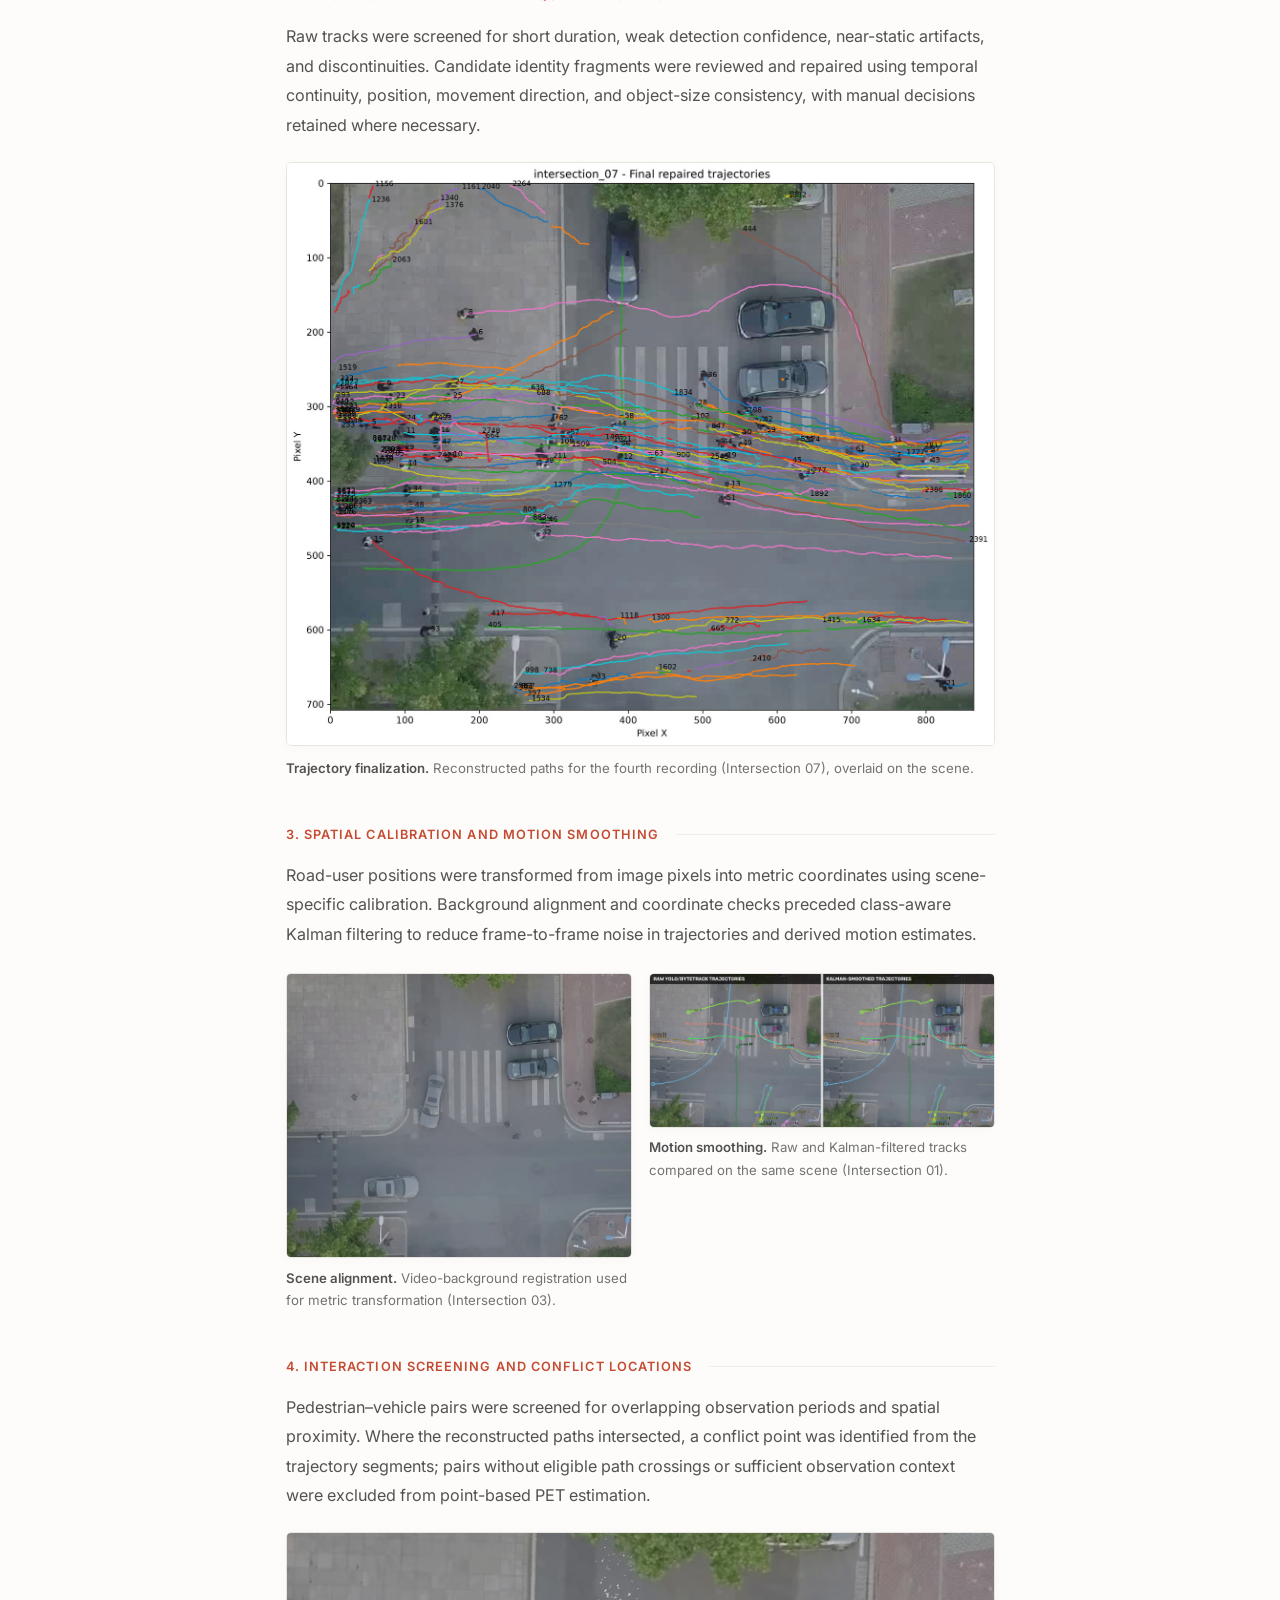
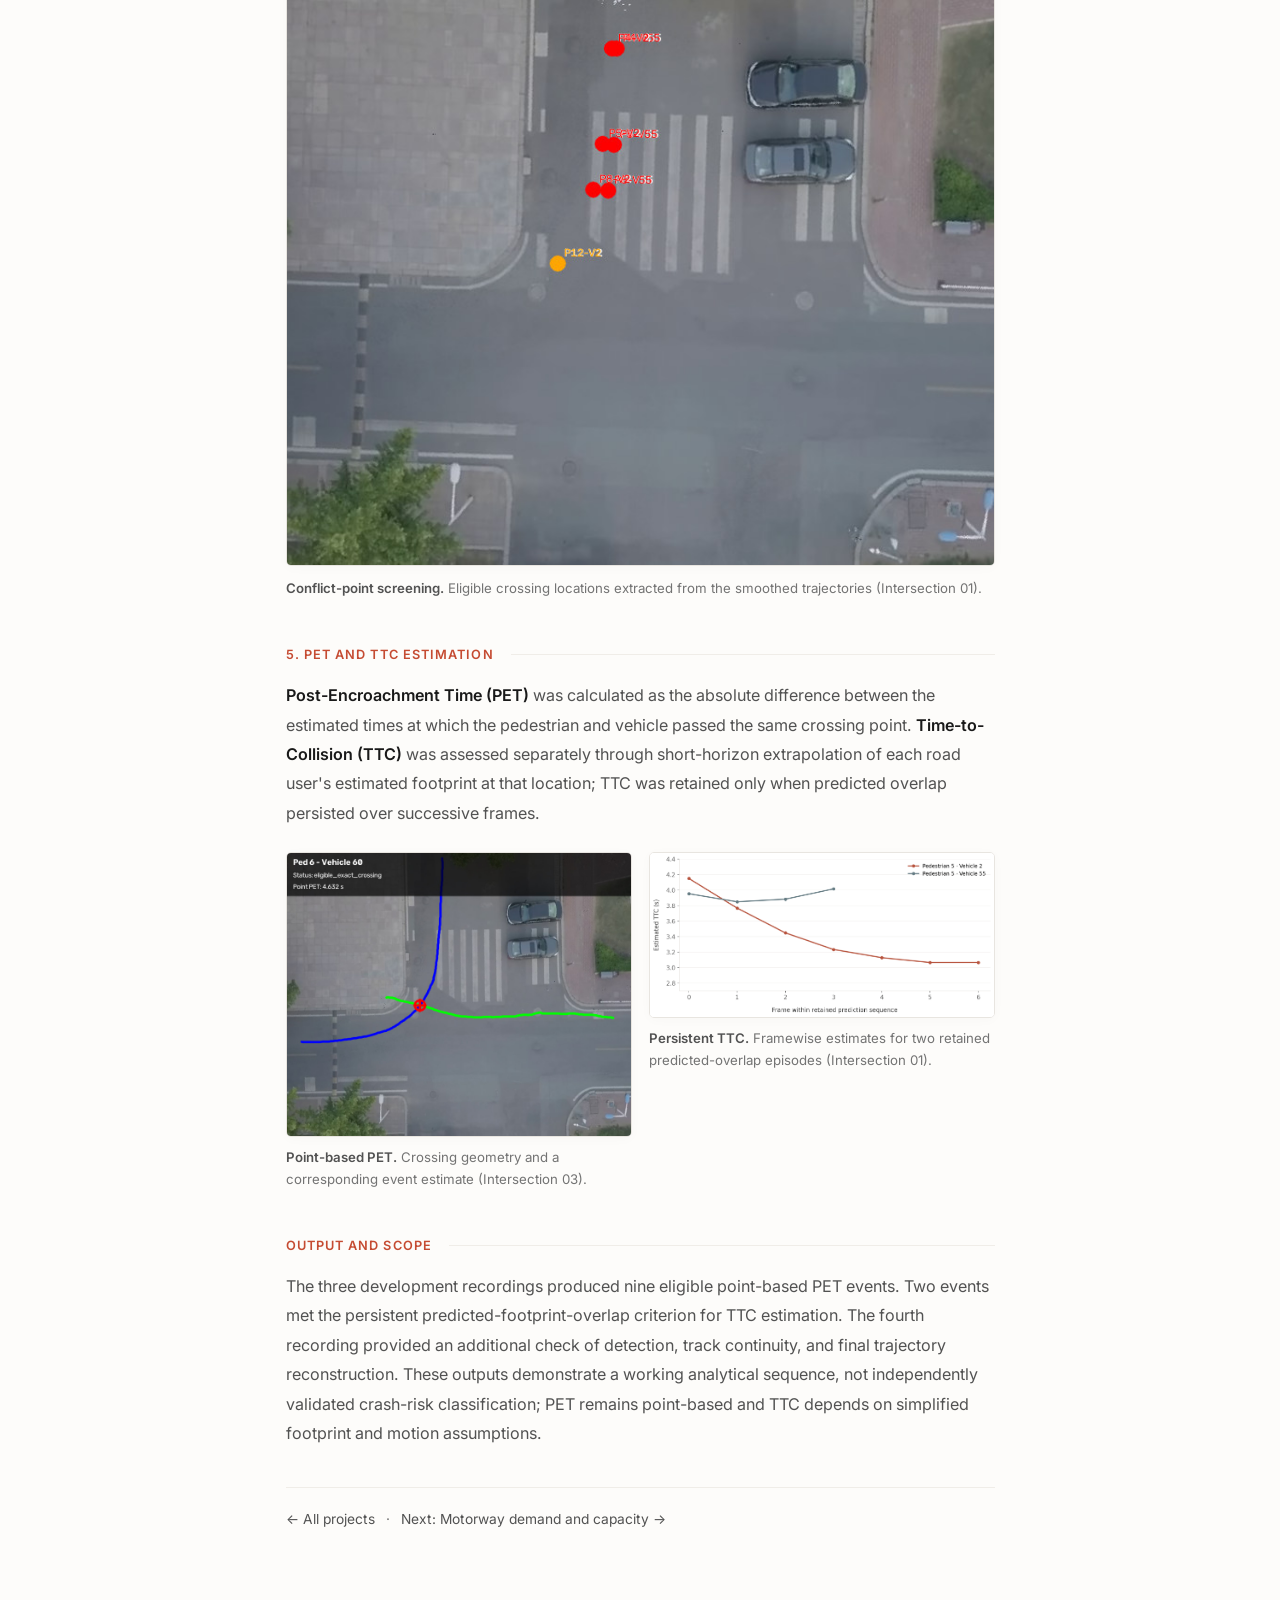
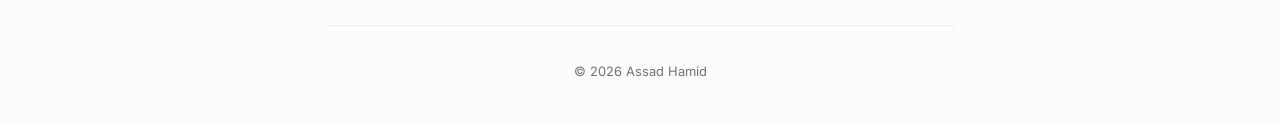
<file: portfolio/pedestrian-vehicle-conflict/index.html>
<!DOCTYPE html>

<html lang="en"><head><meta charset="utf-8"/><meta content="width=device-width,initial-scale=1" name="viewport"/><title>Vision-Based Pedestrian–Vehicle Trajectory Reconstruction and Conflict Assessment — Assad Hamid</title><meta content="Development and preliminary evaluation of a video-based pedestrian–vehicle trajectory extraction workflow with point-based PET and footprint-based TTC estimates." name="description"/><meta content="#fdfcfa" name="theme-color"/><meta content="Vision-Based Pedestrian–Vehicle Trajectory Reconstruction and Conflict Assessment" property="og:title"/><meta content="website" property="og:type"/><link href="../../assets/favicon.svg" rel="icon" type="image/svg+xml"/><link href="https://fonts.googleapis.com" rel="preconnect"/><link crossorigin="" href="https://fonts.gstatic.com" rel="preconnect"/><link href="../../assets/editorial.css?v=15" rel="stylesheet"/></head>
<body><a class="skip-link" href="#content">Skip to content</a><header class="site-header"><div class="site-header__inner"><a class="site-brand" href="../../index.html">Assad Hamid</a><nav aria-label="Main navigation" class="site-nav"><a href="../../index.html">Résumé</a><a aria-current="page" href="../../portfolio/">Projects</a></nav></div></header>
<main class="site-main site-main--article" id="content"><div class="project-heading-with-tools"><aside aria-label="Tools and methods used" class="project-tech-rail"><div class="project-tech-label">Tools &amp; Methods</div><ul class="project-tech-list"><li>Python / OpenCV</li><li>YOLO</li><li>ByteTrack</li><li>Homography</li><li>Kalman filtering</li></ul></aside><div class="page-heading"><div class="breadcrumb"><a href="../../portfolio/">Projects</a> / <span>Vision-Based Pedestrian–Vehicle Trajectory Reconstruction and Conflict Assessment</span></div><p class="page-kicker">Computer vision · Trajectory analysis · Surrogate safety</p><h1 class="page-title">Vision-Based Pedestrian–Vehicle Trajectory Reconstruction and Conflict Assessment</h1></div></div>
<article class="article-content vci-article">

<p class="study-lead">Can overhead traffic video be converted into consistent road-user trajectories and screened for potential pedestrian–vehicle conflicts?</p>
<p>This project developed a sequential video-analysis workflow using aerial recordings from the <a href="https://github.com/dongfang-steven-yang/vci-dataset-dut/tree/master/data" rel="noopener noreferrer" target="_blank">Vehicle–Crowd Interaction (VCI) – DUT Dataset</a>. Three intersection recordings supported iterative method development; a fourth recording was used to examine the consolidated detection and trajectory-reconstruction sequence.</p>
<div aria-label="Method sequence" class="vci-steps"><span>Detect and track</span><span>Refine trajectories</span><span>Calibrate and smooth</span><span>Screen interactions</span><span>Estimate PET / TTC</span></div>
<h2 id="detection">1. Detection and identity tracking</h2>
<p>A fine-tuned YOLO detector and ByteTrack were applied to overhead video to identify pedestrians and vehicles across successive frames. The resulting track records contain object identities, frame numbers, bounding-box geometry, and detection confidence.</p>
<figure class="vci-figure"><a aria-label="Open full-size figure: Annotated top-down intersection video frame with YOLO pedestrian and vehicle detections and tracked object IDs" href="../../assets/pedestrian-vehicle-conflict/yolo-bytetrack-03.jpg" rel="noopener noreferrer" target="_blank"><img alt="Annotated top-down intersection video frame with YOLO pedestrian and vehicle detections and tracked object IDs" decoding="async" loading="lazy" src="../../assets/pedestrian-vehicle-conflict/yolo-bytetrack-03.jpg"/></a><figcaption><strong>Detection and tracking.</strong> Frame from Intersection 03 showing detected road users with tracked identities.</figcaption></figure>
<h2 id="trajectories">2. Trajectory refinement and quality control</h2>
<p>Raw tracks were screened for short duration, weak detection confidence, near-static artifacts, and discontinuities. Candidate identity fragments were reviewed and repaired using temporal continuity, position, movement direction, and object-size consistency, with manual decisions retained where necessary.</p>
<figure class="vci-figure"><a aria-label="Open full-size figure: Finalized pedestrian and vehicle trajectories from Intersection 07 over an overhead road background" href="../../assets/pedestrian-vehicle-conflict/finalized-tracks-07.jpg" rel="noopener noreferrer" target="_blank"><img alt="Finalized pedestrian and vehicle trajectories from Intersection 07 over an overhead road background" decoding="async" loading="lazy" src="../../assets/pedestrian-vehicle-conflict/finalized-tracks-07.jpg"/></a><figcaption><strong>Trajectory finalization.</strong> Reconstructed paths for the fourth recording (Intersection 07), overlaid on the scene.</figcaption></figure>
<h2 id="calibration">3. Spatial calibration and motion smoothing</h2>
<p>Road-user positions were transformed from image pixels into metric coordinates using scene-specific calibration. Background alignment and coordinate checks preceded class-aware Kalman filtering to reduce frame-to-frame noise in trajectories and derived motion estimates.</p>
<div class="vci-pair"><figure class="vci-figure"><a aria-label="Open full-size figure: Camera scene overlay from calibration quality check at intersection 03" href="../../assets/pedestrian-vehicle-conflict/calibration-overlay-03.jpg" rel="noopener noreferrer" target="_blank"><img alt="Camera scene overlay from calibration quality check at intersection 03" decoding="async" loading="lazy" src="../../assets/pedestrian-vehicle-conflict/calibration-overlay-03.jpg"/></a><figcaption><strong>Scene alignment.</strong> Video-background registration used for metric transformation (Intersection 03).</figcaption></figure><figure class="vci-figure"><a aria-label="Open full-size figure: Comparison of raw and Kalman-smoothed trajectory paths at intersection 01" href="../../assets/pedestrian-vehicle-conflict/raw-and-smoothed-tracks-01.jpg" rel="noopener noreferrer" target="_blank"><img alt="Comparison of raw and Kalman-smoothed trajectory paths at intersection 01" decoding="async" loading="lazy" src="../../assets/pedestrian-vehicle-conflict/raw-and-smoothed-tracks-01.jpg"/></a><figcaption><strong>Motion smoothing.</strong> Raw and Kalman-filtered tracks compared on the same scene (Intersection 01).</figcaption></figure></div>
<h2 id="interaction">4. Interaction screening and conflict locations</h2>
<p>Pedestrian–vehicle pairs were screened for overlapping observation periods and spatial proximity. Where the reconstructed paths intersected, a conflict point was identified from the trajectory segments; pairs without eligible path crossings or sufficient observation context were excluded from point-based PET estimation.</p>
<figure class="vci-figure"><a aria-label="Open full-size figure: Overhead intersection map marking extracted pedestrian-vehicle conflict points" href="../../assets/pedestrian-vehicle-conflict/conflict-point-overview-01.jpg" rel="noopener noreferrer" target="_blank"><img alt="Overhead intersection map marking extracted pedestrian-vehicle conflict points" decoding="async" loading="lazy" src="../../assets/pedestrian-vehicle-conflict/conflict-point-overview-01.jpg"/></a><figcaption><strong>Conflict-point screening.</strong> Eligible crossing locations extracted from the smoothed trajectories (Intersection 01).</figcaption></figure>
<h2 id="measures">5. PET and TTC estimation</h2>
<p><strong>Post-Encroachment Time (PET)</strong> was calculated as the absolute difference between the estimated times at which the pedestrian and vehicle passed the same crossing point. <strong>Time-to-Collision (TTC)</strong> was assessed separately through short-horizon extrapolation of each road user's estimated footprint at that location; TTC was retained only when predicted overlap persisted over successive frames.</p>
<div class="vci-pair"><figure class="vci-figure"><a aria-label="Open full-size figure: Annotated pedestrian vehicle crossing paths with intersection location and point-based PET estimate" href="../../assets/pedestrian-vehicle-conflict/pet-ped-vehicle-03.jpg" rel="noopener noreferrer" target="_blank"><img alt="Annotated pedestrian vehicle crossing paths with intersection location and point-based PET estimate" decoding="async" loading="lazy" src="../../assets/pedestrian-vehicle-conflict/pet-ped-vehicle-03.jpg"/></a><figcaption><strong>Point-based PET.</strong> Crossing geometry and a corresponding event estimate (Intersection 03).</figcaption></figure><figure class="vci-figure"><a aria-label="Open full-size figure: Line chart of framewise estimated TTC for two selected persistent predicted footprint-overlap sequences" href="../../assets/pedestrian-vehicle-conflict/ttc-persistent-predictions.png" rel="noopener noreferrer" target="_blank"><img alt="Line chart of framewise estimated TTC for two selected persistent predicted footprint-overlap sequences" decoding="async" loading="lazy" src="../../assets/pedestrian-vehicle-conflict/ttc-persistent-predictions.png"/></a><figcaption><strong>Persistent TTC.</strong> Framewise estimates for two retained predicted-overlap episodes (Intersection 01).</figcaption></figure></div>
<h2 id="outcomes">Output and scope</h2>
<p>The three development recordings produced nine eligible point-based PET events. Two events met the persistent predicted-footprint-overlap criterion for TTC estimation. The fourth recording provided an additional check of detection, track continuity, and final trajectory reconstruction. These outputs demonstrate a working analytical sequence, not independently validated crash-risk classification; PET remains point-based and TTC depends on simplified footprint and motion assumptions.</p>
<div class="pagination"><a href="../../portfolio/">← All projects</a><span aria-hidden="true">·</span><a href="../m7-motorway/">Next: Motorway demand and capacity →</a></div>
</article></main><footer class="site-footer"><div class="site-footer__inner"><p class="footer-copy">© 2026 Assad Hamid</p></div></footer><script defer="" src="../../assets/editorial.js"></script></body></html>
</file>
<file: assets/editorial.css>
/* Assad Hamid — minimal editorial portfolio
   Inspired by the visual rhythm of Justin Curl's personal website.
   Single self-contained stylesheet, with no framework or build step. */
@import url('https://fonts.googleapis.com/css2?family=Newsreader:ital,opsz,wght@0,6..72,300;0,6..72,400;0,6..72,500;1,6..72,400;1,6..72,500&family=Inter:wght@400;500;600&display=swap');
:root {
  --paper:#fdfcfa; --paper-soft:#f8f6f1; --ink:#191919;
  --secondary:#525252; --muted:#737373; --accent:#c54b32;
  --line:#e8e5e0; --line-soft:#f0ede8;
  --serif:'Newsreader', Georgia, 'Times New Roman', serif;
  --sans:'Inter', -apple-system, BlinkMacSystemFont, 'Segoe UI', Arial, sans-serif;
  --measure:680px; --article-measure:760px;
}
*{box-sizing:border-box}
html{scroll-behavior:smooth;scroll-padding-top:86px;-webkit-text-size-adjust:100%;font-size:17px;-webkit-font-smoothing:antialiased}
body{margin:0;background:var(--paper);color:var(--ink);font-family:var(--sans);font-weight:400;line-height:1.68;min-height:100vh;display:flex;flex-direction:column}
body::before{content:'';position:fixed;inset:0;pointer-events:none;z-index:1100;opacity:.026;background-image:url("data:image/svg+xml,%3Csvg viewBox='0 0 400 400' xmlns='http://www.w3.org/2000/svg'%3E%3Cfilter id='n'%3E%3CfeTurbulence type='fractalNoise' baseFrequency='.9' numOctaves='4' stitchTiles='stitch'/%3E%3C/filter%3E%3Crect width='100%25' height='100%25' filter='url(%23n)'/%3E%3C/svg%3E")}
img,svg{max-width:100%} img{height:auto} a{color:inherit} a:focus-visible,button:focus-visible{outline:2px solid var(--accent);outline-offset:5px;border-radius:2px} ::selection{background:#f3ded6;color:#331d17}
.skip-link{position:fixed;top:-100px;left:1rem;z-index:1200;padding:.7rem 1rem;background:var(--paper);box-shadow:0 3px 20px #0002;text-decoration:none}
.skip-link:focus{top:1rem}
/* Reference-style, translucent, quiet navigation */
.site-header{position:sticky;top:0;z-index:100;background:rgba(253,252,250,.91);backdrop-filter:blur(12px);-webkit-backdrop-filter:blur(12px);border-bottom:1px solid transparent;transition:border-color .25s ease}
.site-header.is-scrolled{border-color:var(--line-soft)}
.site-header__inner{max-width:1100px;margin:auto;padding:1rem 2rem;min-height:70px;display:flex;align-items:center;justify-content:space-between;gap:1.5rem}
.site-brand{font-family:var(--serif);font-size:1.15rem;font-weight:500;line-height:1;text-decoration:none;white-space:nowrap;transition:color .15s ease}
.site-brand:hover,.site-nav a:hover{color:var(--accent)}
.site-nav{display:flex;align-items:center;gap:1.5rem;white-space:nowrap}
.site-nav a{color:var(--secondary);text-decoration:none;font-size:.875rem;font-weight:500;transition:color .15s ease}
.site-nav a[aria-current='page']{color:var(--accent)}
.site-main{width:100%;max-width:var(--measure);margin:0 auto;padding:1.25rem 1.5rem 5.5rem;flex:1}
/* Circular portrait and simple link line */
.profile-section{text-align:center;margin:0 0 1.15rem;animation:appear-up .6s ease both}
.profile-pic{display:block;width:140px;height:140px;object-fit:cover;object-position:center 25%;border-radius:50%;margin:0 auto .8rem;border:3px solid var(--line-soft);box-shadow:0 4px 20px rgba(0,0,0,.06)}
.profile-name{font-family:var(--serif);font-weight:400;letter-spacing:-.023em;font-size:clamp(2.05rem,5vw,2.5rem);line-height:1.18;margin:0 0 .48rem}
.profile-role{color:var(--secondary);font-size:.89rem;margin:0 auto .9rem;line-height:1.65}
.social-links{display:flex;justify-content:center;align-items:center;gap:1.22rem;flex-wrap:wrap;margin:.25rem 0 0}
.social-link{display:inline-flex;align-items:center;justify-content:center;color:var(--muted);text-decoration:none;min-width:24px;min-height:28px;transition:color .15s ease,transform .15s ease}
.social-link:hover{color:var(--accent);transform:translateY(-1px)}.social-link svg{display:block;width:19px;height:19px}
.intro-divider{width:48px;height:2px;border-radius:2px;background:linear-gradient(90deg,var(--accent),#e8d5cf);margin:1.3rem auto 1.5rem;animation:appear-up .6s .12s both}
.bio-section{margin:0 0 2.5rem;animation:appear-up .6s .15s both}
.bio-text{color:var(--secondary);font-size:1.05rem;line-height:1.75;margin:0 0 1rem}
.bio-text strong{font-weight:600;color:var(--ink)}
.bio-text a{color:var(--ink);text-decoration-color:var(--line);text-decoration-thickness:1px;text-underline-offset:3px;transition:text-decoration-color .15s}
.bio-text a:hover{text-decoration-color:var(--accent)}
.bio-meta{font-size:.87rem;color:var(--muted);margin:.5rem 0 0}

.location-feature{display:flex;justify-content:center;margin:0 0 1.25rem}.location-pill{display:inline-flex;align-items:center;gap:.52rem;padding:.68rem 1rem;border:1px solid var(--line);border-radius:999px;background:linear-gradient(180deg,#fff,rgba(255,255,255,.76));box-shadow:0 8px 24px rgba(26,18,12,.04);text-decoration:none;color:var(--secondary);font-size:.88rem;font-weight:500;transition:transform .16s ease,color .16s ease,border-color .16s ease,box-shadow .16s ease}.location-pill:hover{color:var(--accent);border-color:#e8d5cf;box-shadow:0 12px 28px rgba(26,18,12,.08);transform:translateY(-1px)}.location-pill svg{color:var(--accent)}
.institution-showcase{display:grid;grid-template-columns:repeat(2,minmax(0,1fr));align-items:start;gap:.95rem;margin:0 0 1.25rem}.fact-card{align-self:start;border:1px solid var(--line);border-radius:18px;background:linear-gradient(180deg,rgba(255,255,255,.8),rgba(248,246,241,.9));box-shadow:0 10px 30px rgba(24,20,16,.035);overflow:hidden;transition:border-color .18s ease,box-shadow .18s ease,transform .18s ease}.fact-card:hover,.fact-card[open]{border-color:#ead8d0;box-shadow:0 16px 32px rgba(24,20,16,.08);transform:translateY(-1px)}.fact-card summary{position:relative;display:flex;flex-direction:column;justify-content:flex-start;gap:.15rem;list-style:none;padding:1.05rem 1.05rem 1.15rem;cursor:pointer;isolation:isolate;overflow:hidden;min-height:145px}.fact-card summary::-webkit-details-marker{display:none}.fact-card summary>span{position:relative;z-index:2;max-width:58%}.fact-card__eyebrow{font-size:.7rem;letter-spacing:.08em;text-transform:uppercase;color:var(--accent);font-weight:600}.fact-card__title{font-family:var(--serif);font-size:1.08rem;line-height:1.35;color:var(--ink)}.fact-card__hint{font-size:.77rem;color:var(--muted)}.fact-card__panel{padding:0 1.05rem 1.05rem}.fact-card__stats{list-style:none;padding:0;margin:.1rem 0 .95rem;display:grid;gap:.75rem}.fact-card__stats li{padding:.82rem .88rem;border-radius:14px;background:rgba(255,255,255,.72);border:1px solid var(--line-soft)}.fact-card__stats span{display:block;font-size:.72rem;letter-spacing:.06em;text-transform:uppercase;color:var(--muted);font-weight:600;margin:0 0 .18rem}.fact-card__stats strong{display:block;font-family:var(--serif);font-weight:500;font-size:1.08rem;line-height:1.25;color:var(--ink)}.fact-card__stats small{display:block;margin-top:.18rem;font-size:.73rem;color:var(--secondary);line-height:1.55}.fact-card__stats small a{color:inherit;text-decoration:underline;text-decoration-color:#d2c5be;text-decoration-thickness:1px;text-underline-offset:3px;transition:color .18s ease,text-decoration-color .18s ease}.fact-card__stats small a:hover,.fact-card__stats small a:focus-visible{color:var(--accent);text-decoration-color:var(--accent)}.fact-card__links{display:flex;flex-wrap:wrap;gap:.5rem}.fact-card__links a{display:inline-flex;align-items:center;justify-content:center;padding:.5rem .74rem;border-radius:999px;background:#fff;border:1px solid var(--line);font-size:.77rem;font-weight:500;color:var(--secondary);text-decoration:none;transition:color .16s ease,border-color .16s ease,transform .16s ease}.fact-card__links a:hover{color:var(--accent);border-color:#e7d2ca;transform:translateY(-1px)}.fact-card--china summary::after,.fact-card--pakistan summary::after{content:'';position:absolute;z-index:1;pointer-events:none;background-repeat:no-repeat;background-position:center;background-size:contain;opacity:.9}.fact-card--china summary::before,.fact-card--pakistan summary::before{content:'';position:absolute;inset:0;pointer-events:none;background:linear-gradient(90deg,rgba(253,252,250,.98) 0%,rgba(253,252,250,.90) 30%,rgba(253,252,250,.22) 67%,rgba(253,252,250,0) 100%);z-index:1}.fact-card--china summary::after{inset:-3% -4% -24% 32%;background-image:url("china-dalian-v9.png");background-size:88% auto}.fact-card--pakistan summary::after{inset:-4% -4% -24% 35%;background-image:url("pakistan-islamabad-v9.png");background-size:80% auto}
.education-link{color:inherit;text-decoration:none;border-bottom:1px solid transparent;transition:border-color .15s ease,color .15s ease}.education-link:hover{color:var(--accent);border-color:#dfc7bf}
.interest-list{display:flex;flex-wrap:wrap;gap:.35rem .8rem;list-style:none;padding:0;margin:1.25rem 0 0;color:var(--muted);font-size:.79rem;line-height:1.7}
.interest-list li{margin:0;padding:0}.interest-list li:not(:last-child)::after{content:'·';padding-left:.8rem;color:#b6aea6}
/* Content follows Justin Curl's publication list treatment */
.content-section{margin:0 0 2.5rem;scroll-margin-top:88px;animation:appear-up .6s .18s both}
.section-header{display:flex;align-items:center;gap:1rem;margin:0 0 1.05rem}
.section-title{font-family:var(--sans);font-size:.75rem;letter-spacing:.085em;text-transform:uppercase;color:var(--accent);font-weight:600;line-height:1.5;margin:0;white-space:normal}
.section-line{height:1px;flex:1;background:var(--line-soft);min-width:22px}
/* Resume educational entries */
.education-list,.skills-list,.experience-list{list-style:none;padding:0;margin:0}
.education-list>li{padding:.85rem 0 1rem;border-bottom:1px solid var(--line-soft)}
.education-list>li:first-child{padding-top:0}.education-list>li:last-child{border:0}
.education-list>li>strong{display:block;font-family:var(--serif);font-weight:400;font-size:1.18rem;line-height:1.4;margin-bottom:.3rem}
.education-row{display:flex;align-items:baseline;justify-content:space-between;gap:.2rem 1.3rem;color:var(--secondary);font-size:.88rem;line-height:1.6}
.education-date{color:var(--muted);font-size:.8rem;white-space:nowrap}
.education-list>li>p{color:var(--secondary);font-size:.89rem;line-height:1.7;margin:.6rem 0 0}
.education-list p strong{font-weight:600;color:var(--ink)}
/* list-like project entries */
.project-entry{padding:.72rem 0 .93rem;border-bottom:1px solid var(--line-soft)}
.project-entry:first-of-type{padding-top:0}.project-entry:last-child{border-bottom:0}
.project-entry h3,.sitemap-entry h3{font-family:var(--serif);font-weight:400;font-size:1.19rem;line-height:1.42;letter-spacing:-.005em;margin:0 0 .19rem}
.project-entry h3 a,.sitemap-entry h3 a{text-decoration:none;transition:color .15s ease}
.project-entry h3 a:hover,.sitemap-entry h3 a:hover{color:var(--accent)}
.project-entry .meta{color:var(--muted);font-style:italic;font-size:.82rem;margin:0 0 .22rem}
.project-entry p,.project-entry ul{color:var(--secondary);font-size:.88rem;line-height:1.65;margin:.22rem 0 0}
.project-entry ul{list-style:none;padding:0}
.project-entry ul li+li{margin-top:.32rem}
.entry-arrow{color:var(--accent);font-family:var(--sans);font-size:.76em;vertical-align:3%;margin-left:.22rem;opacity:0;transition:opacity .15s ease}
.project-entry a:hover .entry-arrow,.project-entry a:focus-visible .entry-arrow{opacity:1}
.project-entry .detail-link{display:inline-block;margin-top:.6rem;font-size:.82rem;font-weight:500;color:var(--accent);text-decoration:none}
.project-entry .detail-link:hover{text-decoration:underline;text-underline-offset:3px}
/* Skills and experience remain exactly as supplied */
.skills-list>li{font-family:var(--serif);font-size:1.1rem;line-height:1.4;padding:.65rem 0;border-bottom:1px solid var(--line-soft)}
.skills-list>li:first-child{padding-top:0}.skills-list>li:last-child{border:0}
.skills-list>li>ul{font-family:var(--sans);font-size:.81em;list-style:none;padding:0;margin:.35rem 0 0;color:var(--secondary);line-height:1.65}
.experience-title{font-family:var(--serif);font-size:1.19rem;font-weight:400;margin:0 0 .2rem;line-height:1.45}
.experience-meta{font-size:.85rem;color:var(--muted);font-style:italic;margin:0 0 .55rem}
.experience-list>li{position:relative;padding-left:1.08rem;color:var(--secondary);font-size:.9rem;line-height:1.75;margin:.3rem 0}
.experience-list>li::before{content:'–';position:absolute;left:0;color:#aa9890}
/* Project and utility pages; consistent look with more room for charts */
.site-main--article{max-width:var(--article-measure);padding-top:2.55rem}
.page-heading{text-align:left;margin:0 0 2.2rem;animation:appear-up .5s ease both}
.page-kicker,.study-kicker,.crash-kicker,.motorway-kicker{font-size:.73rem!important;font-weight:600!important;letter-spacing:.085em!important;text-transform:uppercase!important;color:var(--accent)!important;line-height:1.55!important;margin:0 0 .7rem!important}
.page-title{font-family:var(--serif);font-weight:400;letter-spacing:-.025em;font-size:clamp(2rem,4.8vw,2.8rem);line-height:1.2;margin:.1rem 0 .75rem}
.breadcrumb{font-size:.82rem;color:var(--muted);margin:0 0 1rem}.breadcrumb a{color:var(--secondary);text-decoration:none}.breadcrumb a:hover{color:var(--accent)}
.article-content{animation:appear-up .6s .12s both}
.article-content>p:not(.meta):not(.study-kicker):not(.crash-kicker):not(.motorway-kicker),.article-content>ul,.article-content>ol{font-size:.95rem;color:var(--secondary);line-height:1.82;margin:0 0 1.05rem}
.article-content>.meta{font-size:.82rem;color:var(--muted);line-height:1.65;margin:-.2rem 0 1.4rem}
.article-content .study-lead,.article-content .crash-lead,.article-content .motorway-lead{color:var(--ink)!important;font-family:var(--serif);font-size:1.43rem!important;line-height:1.52!important;margin:1rem 0 1.25rem!important}
.article-content .motorway-location{font-size:.94rem!important;color:var(--secondary)!important;margin:0 0 .65rem!important}
.article-content h2{display:flex;align-items:center;gap:1rem;color:var(--accent);font-family:var(--sans);font-size:.75rem;font-weight:600;line-height:1.5;letter-spacing:.085em;text-transform:uppercase;margin:2.65rem 0 1rem;scroll-margin-top:90px}
.article-content h2::after{content:'';flex:1;height:1px;background:var(--line-soft)}
.article-content h3{font-family:var(--serif);font-weight:400;font-size:1.18rem;line-height:1.45;margin:1.5rem 0 .5rem}
.article-content a{color:var(--ink);text-decoration-color:var(--line);text-underline-offset:3px}
.article-content a:hover{color:var(--accent);text-decoration-color:var(--accent)}
.article-content strong{color:var(--ink);font-weight:600}
.article-content code{font-size:.85em;background:var(--paper-soft);padding:.12em .3em;border-radius:3px;overflow-wrap:anywhere}
.article-content figure,.article-content .study-figure,.article-content .crash-figure,.article-content .motorway-figure{margin:1.9rem auto 2.15rem;width:100%;max-width:100%}
.article-content figure a{display:block;text-decoration:none}
.article-content figure img{width:100%;height:auto;display:block;background:white;border:1px solid var(--line);border-radius:3px;box-shadow:0 2px 12px rgba(36,30,26,.025);transition:box-shadow .2s ease}
.article-content figure a:hover img{box-shadow:0 8px 28px rgba(36,30,26,.095)}
.article-content figcaption{font-size:.78rem;color:var(--muted);line-height:1.7;margin-top:.65rem}
.article-content figcaption strong{color:var(--secondary);font-weight:600}
.article-content .map-comparison{display:grid;grid-template-columns:repeat(2,minmax(0,1fr));gap:1.1rem}
.article-content .map-comparison figure{margin:1rem 0 1.3rem}
.article-content .coverage-results{display:grid;grid-template-columns:repeat(2,minmax(0,1fr));gap:1rem;padding:1.45rem 0 1.25rem;margin:1.45rem 0 .65rem;border-top:1px solid var(--line);border-bottom:1px solid var(--line)}
.coverage-results p{margin:0!important}.coverage-results strong{font-family:var(--serif);font-size:2.15rem;font-weight:400!important;line-height:1.2;letter-spacing:-.025em;color:var(--ink);display:block}.coverage-results span{display:block;color:var(--muted);font-size:.78rem;line-height:1.65;margin-top:.38rem}
.article-content .coverage-note,.article-content .map-source,.article-content .crash-source,.article-content .motorway-source{font-size:.77rem!important;color:var(--muted)!important;line-height:1.65!important}
.article-content .crash-finding,.article-content .crash-scope,.article-content .motorway-scope{background:var(--paper-soft);border-left:2px solid var(--accent);margin:1.5rem 0;padding:1.05rem 1.2rem;font-size:.92rem;color:var(--secondary);line-height:1.8}
.article-content .crash-finding p{margin:0}
.article-content .analysis-table,.article-content .motorway-table{width:100%;max-width:100%;overflow-x:auto;margin:1.5rem 0 2rem;-webkit-overflow-scrolling:touch}
.article-content table{width:100%;border-collapse:collapse;font-size:.79rem;line-height:1.5}
.article-content th,.article-content td{padding:.8rem .7rem;border-bottom:1px solid var(--line);text-align:left;vertical-align:top}
.article-content th{font-size:.76rem;font-weight:600;background:var(--paper-soft);color:var(--ink)}
.article-content td{color:var(--secondary)}.article-content caption{font-size:.83rem;text-align:left;margin-bottom:.55rem;color:var(--secondary);font-weight:600}
.article-content .pagination{display:flex;flex-wrap:wrap;gap:.65rem;align-items:center;border-top:1px solid var(--line-soft);margin:3rem 0 0;padding:1.2rem 0 0;color:var(--muted);font-size:.81rem}
.article-content .pagination a{color:var(--secondary);text-decoration:none}.article-content .pagination a:hover{color:var(--accent)}
.sitemap-list{padding:0;list-style:none;margin:0}.sitemap-list>li{margin:0;padding:.62rem 0;border-bottom:1px solid var(--line-soft)}
.sitemap-list a{text-decoration:none;color:var(--ink)}.sitemap-list a:hover{color:var(--accent)}
.article-content .sitemap-list h3{margin:0 0 .45rem}.article-content .sitemap-list p{font-size:.89rem;color:var(--secondary);margin:0 0 .6rem}
.article-content .sitemap-list ul{padding-left:1.2rem;font-size:.88rem;color:var(--secondary);line-height:1.75}
/* Understated footer */
.site-footer{width:100%;max-width:var(--measure);margin:0 auto;padding:0 1.5rem 2.5rem}
.site-footer__inner{border-top:1px solid var(--line-soft);padding-top:2.1rem;text-align:center}

.footer-copy{margin:0;color:var(--muted);font-size:.76rem}
@keyframes appear-up{from{opacity:0;transform:translateY(14px)}to{opacity:1;transform:translateY(0)}}
@media(max-width:760px){.education-row{display:block}.education-date{display:block;white-space:normal;margin-top:.12rem}.article-content .map-comparison{gap:.8rem}}
@media(max-width:640px){html{font-size:16px}.site-header__inner{padding:.95rem 1.15rem;min-height:64px;gap:.7rem}.site-nav{gap:.84rem}.site-nav a{font-size:.79rem}.site-main{padding:2.4rem 1.25rem 4.5rem}.site-main--article{padding-top:2.25rem}.profile-pic{width:120px;height:120px}.social-links{gap:1.05rem}.bio-text{font-size:1rem}.page-title{font-size:2.22rem}.article-content .map-comparison{grid-template-columns:1fr}.article-content .map-comparison figure{margin:.7rem 0 1rem}.coverage-results strong{font-size:1.8rem}.interest-list{gap:.3rem .55rem}.interest-list li:not(:last-child)::after{padding-left:.55rem}.institution-showcase{grid-template-columns:1fr}.fact-card summary{padding:.95rem .95rem;min-height:132px}.fact-card summary>span{max-width:64%}.fact-card--china summary::after{inset:-3% -3% -24% 32%;background-size:86% auto}.fact-card--pakistan summary::after{inset:-4% -3% -24% 34%;background-size:78% auto}.fact-card__panel{padding:0 .95rem .95rem}}
@media(max-width:440px){.site-header__inner{align-items:flex-start;flex-direction:column;gap:.7rem}.site-nav{max-width:100%;gap:1.1rem;flex-wrap:wrap}.site-nav a{font-size:.78rem}.site-main{padding-top:2rem}.profile-pic{width:118px;height:118px}}
@media(prefers-reduced-motion:reduce){html{scroll-behavior:auto}*,*::before,*::after{animation:none!important;transition:none!important}}
@media print{.site-header,.social-links,.site-footer,.skip-link{display:none!important}body{background:white}.site-main,.site-main--article{max-width:100%;padding:0}.profile-section,.bio-section,.content-section,.page-heading,.article-content{animation:none!important}a{color:var(--ink)!important}}

/* Weather figure — true two-panel layout, no subplot-label collisions. */
.article-content .weather-figure {
  width: min(1120px, calc(100vw - 64px));
  max-width: none;
  position: relative;
  left: 50%;
  transform: translateX(-50%);
  margin: 2.15rem 0 2.3rem;
}
.weather-panels {
  display: grid;
  grid-template-columns: minmax(0, 1fr) minmax(0, 1fr);
  align-items: start;
  gap: 30px;
}
.weather-panel {
  display: block;
  overflow: hidden;
  border: 1px solid var(--line);
  border-radius: 7px;
  background: #fff;
  box-shadow: 0 4px 20px rgba(24, 18, 14, .035);
}
.article-content .weather-panel img {
  display: block;
  border: 0;
  border-radius: 0;
  width: 100%;
  height: auto;
  box-shadow: none;
  background: #fff;
}
.article-content .weather-panel:hover img { box-shadow: none; }
.weather-panel:hover { box-shadow: 0 7px 28px rgba(24, 18, 14, .095); }
.article-content .weather-figure > figcaption {
  max-width: var(--article-measure);
  margin: .95rem auto 0;
}
@media(max-width:980px) {
  .article-content .weather-figure { width: 100%; }
  .weather-panels { grid-template-columns: 1fr; gap: 18px; }
}
@media print {
  .article-content .weather-figure { position: static; left: auto; transform: none; width: 100%; }
  .weather-panels { gap: 12px; }
}

/* Vision-based pedestrian–vehicle research page: consistent editorial images. */
.vci-steps{display:flex;flex-wrap:wrap;gap:.38rem .45rem;align-items:center;margin:1.35rem 0 1.55rem;padding:1.05rem 0;border-top:1px solid var(--line-soft);border-bottom:1px solid var(--line-soft)}
.vci-steps span{display:inline-block;border:1px solid var(--line);border-radius:100px;padding:.26rem .55rem;background:var(--paper-soft);font-size:.70rem;color:var(--secondary);font-weight:500;line-height:1.55}
.vci-steps span:not(:last-child)::after{content:'→';margin-left:.52rem;color:var(--accent);font-weight:600}
.article-content .vci-figure{margin:1.28rem auto 1.7rem}
.article-content .vci-figure img{aspect-ratio:auto;object-fit:contain;border-radius:5px}
.vci-pair{display:grid;grid-template-columns:repeat(2,minmax(0,1fr));gap:1rem;align-items:start;margin:1.4rem 0 2rem}
.vci-pair .vci-figure{margin:0}
.vci-pair .vci-figure figcaption{margin-top:.5rem}
.vci-article .pagination{margin-top:2.25rem}
@media(max-width:650px){.vci-pair{grid-template-columns:1fr;gap:1.45rem}.vci-steps{row-gap:.45rem}.vci-steps span:not(:last-child)::after{display:none}}

/* Master's research page — restrained editorial navigation and methodological sequence */
.research-direction-link{color:var(--ink);text-decoration:none;border-bottom:1px solid transparent;transition:color .18s ease,border-color .18s ease}
.research-direction-link:hover,.research-direction-link:focus-visible{color:var(--accent);border-color:var(--accent)}
.research-direction-arrow{display:inline-block;color:var(--accent);opacity:.34;transform:translateX(-3px);transition:opacity .18s ease,transform .18s ease}
.research-direction-link:hover .research-direction-arrow,.research-direction-link:focus-visible .research-direction-arrow{opacity:1;transform:translateX(0)}
.masters-research-article>p{max-width:100%}
.masters-research-article>.study-lead{max-width:740px}
.masters-research-article .research-journey{display:grid;grid-template-columns:repeat(5,minmax(0,1fr));gap:.32rem;margin:2rem 0 1.85rem;padding:.95rem 0;border-top:1px solid var(--line);border-bottom:1px solid var(--line)}
.masters-research-article .research-journey span{position:relative;font-size:.72rem;line-height:1.48;font-weight:500;color:var(--secondary);padding:.5rem .47rem .5rem .1rem;min-width:0}
.masters-research-article .research-journey span:not(:last-child)::after{content:'→';position:absolute;right:-.07rem;top:.47rem;color:var(--accent);font-size:.9rem}

@media(max-width:700px){.masters-research-article .research-journey{grid-template-columns:1fr;gap:0;padding:.65rem 0}.masters-research-article .research-journey span{padding:.56rem 1.2rem .56rem .3rem;border-bottom:1px solid var(--line-soft)}.masters-research-article .research-journey span:last-child{border-bottom:0}.masters-research-article .research-journey span:not(:last-child)::after{content:'↓';top:50%;transform:translateY(-50%);right:.4rem}}

/* Master's research: source figures are full-size and can be opened for detailed inspection. */
.article-content .masters-figure {margin:1.65rem 0 2.45rem;width:100%;max-width:100%;}
.article-content .masters-figure--wide {width:min(980px, calc(100vw - 64px));max-width:none;position:relative;left:50%;transform:translateX(-50%);}
.article-content .masters-figure a {display:block;cursor:zoom-in;outline-offset:4px}
.article-content .masters-figure img {display:block;width:100%;height:auto;border:1px solid var(--line);border-radius:5px;background:#fff;box-shadow:0 5px 22px rgba(35,30,26,.035);}
.article-content .masters-figure figcaption {max-width:var(--article-measure);font-size:.77rem;line-height:1.65;color:var(--muted);margin:.66rem auto 0;letter-spacing:0}
@media(max-width:1010px) {.article-content .masters-figure--wide{width:100%;left:auto;transform:none}}
@media print {.article-content .masters-figure--wide{width:100%;left:auto;transform:none;page-break-inside:avoid}}

/* Left-hand technical index for detailed project pages. The report's reading width
   is unchanged; the rail occupies only the outer margin on wide screens. */
.project-heading-with-tools{position:relative;margin:0 0 2.15rem}
.project-heading-with-tools>.page-heading{margin:0}
.project-tech-rail{position:absolute;top:3.55rem;right:calc(100% + 33px);width:174px;border-left:1px solid var(--line);padding:.1rem 0 .1rem 1rem;color:var(--secondary)}
.project-tech-label{font-size:.67rem;line-height:1.5;font-weight:600;color:var(--accent);letter-spacing:.095em;text-transform:uppercase;margin:0 0 .7rem}
.project-tech-list{list-style:none;padding:0;margin:0;display:flex;flex-direction:column;gap:.65rem}
.project-tech-list li{color:var(--secondary);font-family:var(--sans);font-size:.75rem;line-height:1.5;overflow-wrap:break-word}
.project-tech-list li::before{content:'–';color:#bbafa5;margin-right:.42rem}
@media(max-width:1180px){
  .project-tech-rail{position:static;width:auto;margin-top:1.1rem;max-width:100%;border-left:2px solid var(--line);padding:.15rem 0 .15rem .85rem}
  .project-heading-with-tools{display:flex;flex-direction:column}
  .project-heading-with-tools>.page-heading{order:0}
  .project-tech-rail{order:1}
  .project-tech-list{display:flex;flex-direction:row;flex-wrap:wrap;gap:.4rem 1rem}
  .project-tech-list li{font-size:.73rem}
}
@media print{.project-tech-rail{position:static!important;width:auto!important;margin:.5rem 0 1rem!important}}
</file>
